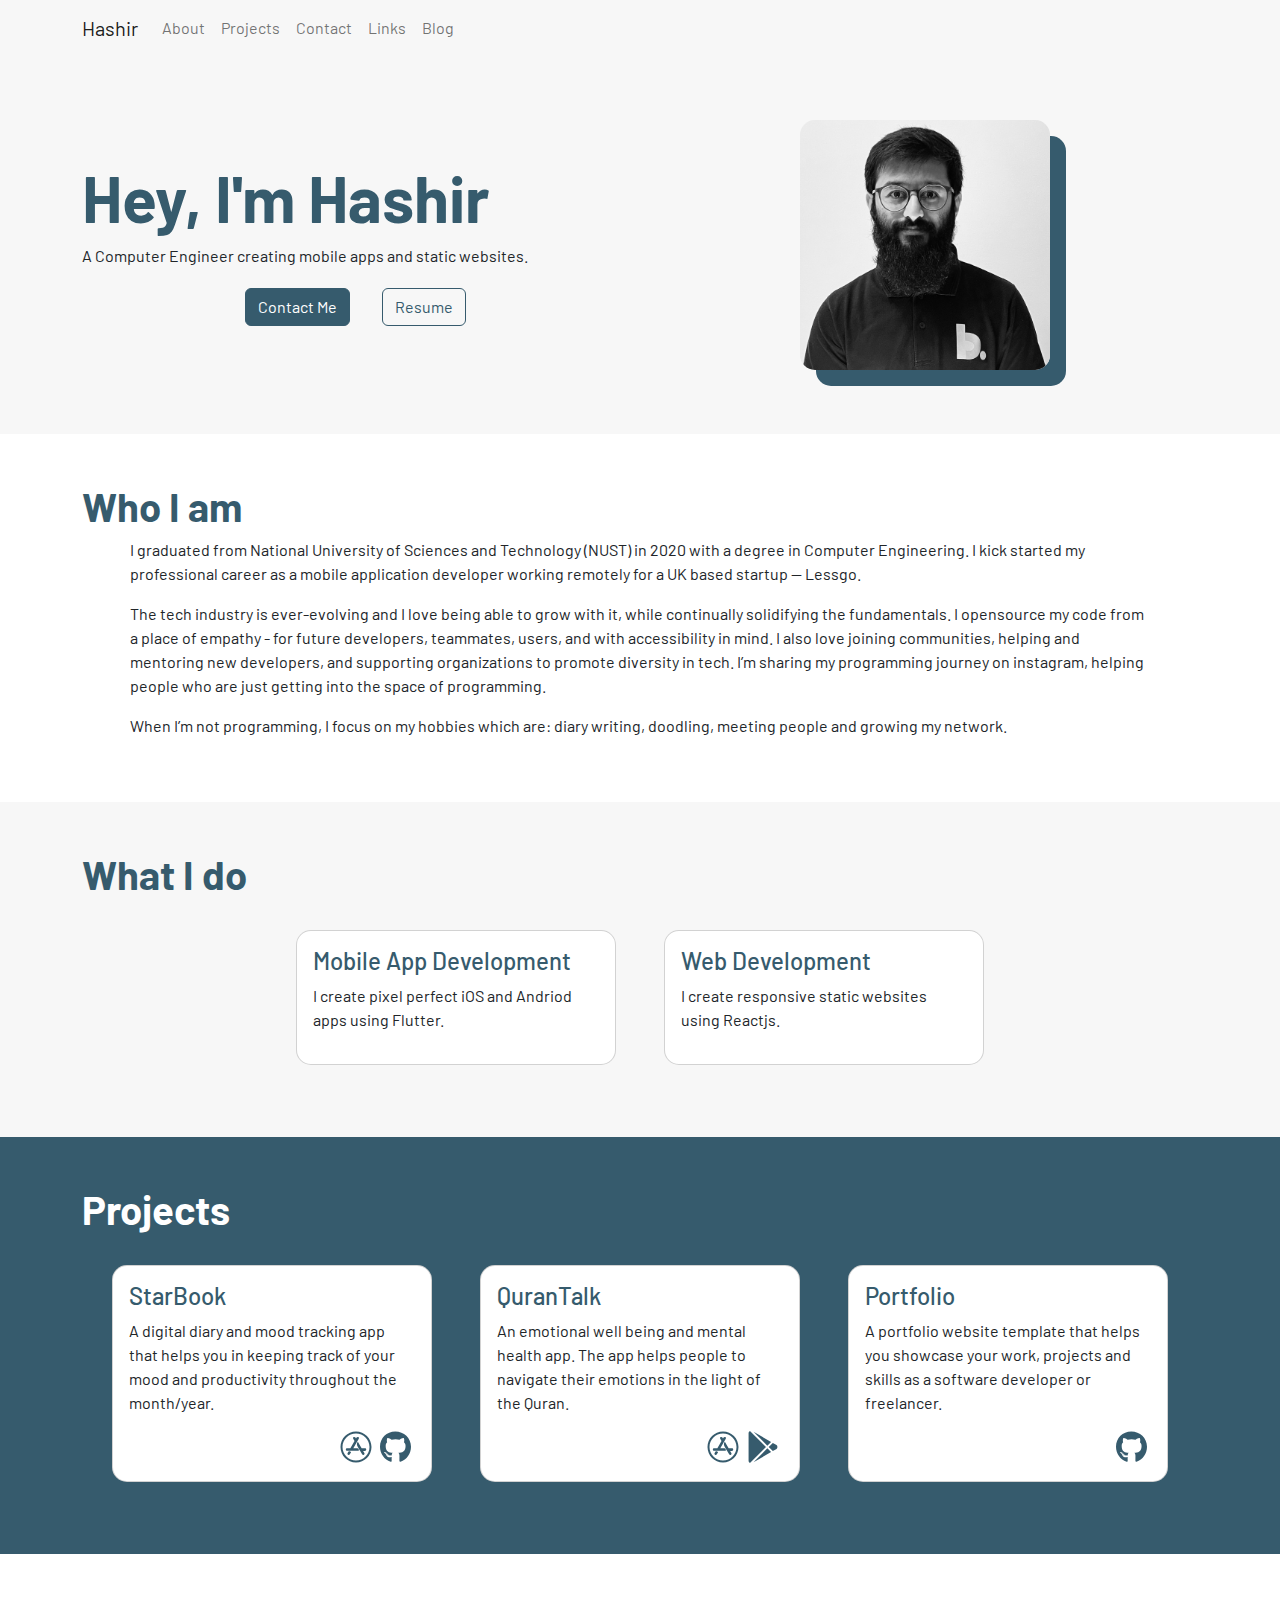
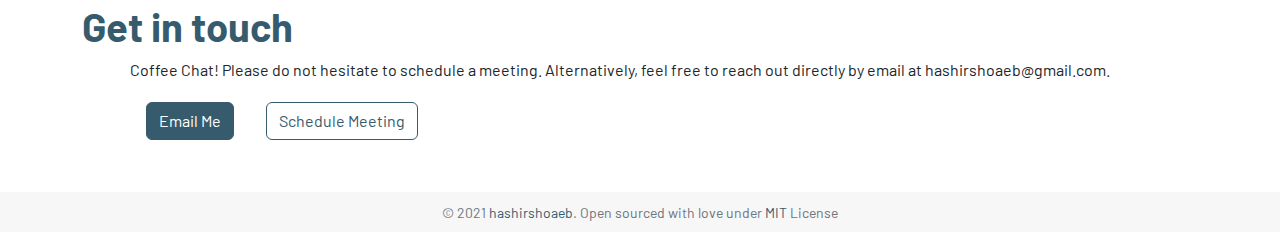
<file: index.html>
<!DOCTYPE html><html><head><meta charSet="utf-8"/><meta name="viewport" content="width=device-width"/><title>Hashir Shoaib | Computer Engineer | Flutter | Reactjs developer</title><meta name="description" content="I create mobile apps and static websites. I graduated from National University of Sciences and Technology (NUST) in 2020 with a degree in Computer Engineering."/><meta property="og:title" content="Hashir Shoaib | Computer Engineer | Flutter | Reactjs developer"/><meta property="og:description" content="I create mobile apps and static websites. I graduated from National University of Sciences and Technology (NUST) in 2020 with a degree in Computer Engineering."/><meta property="og:image" content="/_next/static/media/profile.82b751c8.png"/><meta property="og:type" content="website"/><meta name="next-head-count" content="8"/><link rel="preload" href="/_next/static/css/673ebc16d01c8136.css" as="style"/><link rel="stylesheet" href="/_next/static/css/673ebc16d01c8136.css" data-n-g=""/><noscript data-n-css=""></noscript><script defer="" nomodule="" src="/_next/static/chunks/polyfills-c67a75d1b6f99dc8.js"></script><script src="/_next/static/chunks/webpack-69bfa6990bb9e155.js" defer=""></script><script src="/_next/static/chunks/framework-7dc8a65f4a0cda33.js" defer=""></script><script src="/_next/static/chunks/main-84ef8f6faac559d3.js" defer=""></script><script src="/_next/static/chunks/pages/_app-29bc13de28cf3fe8.js" defer=""></script><script src="/_next/static/chunks/2cca2479-049829e7895d8a4a.js" defer=""></script><script src="/_next/static/chunks/574-2538001f65255a58.js" defer=""></script><script src="/_next/static/chunks/603-ee7dd379760e349b.js" defer=""></script><script src="/_next/static/chunks/pages/index-ac5b16b39cfecbc2.js" defer=""></script><script src="/_next/static/NZCDJ052-hGWlTRxAJvNs/_buildManifest.js" defer=""></script><script src="/_next/static/NZCDJ052-hGWlTRxAJvNs/_ssgManifest.js" defer=""></script></head><body><div id="__next"><nav class="navbar navbar-expand-sm navbar-light bg-secondary"><div class="container"><a class="navbar-brand" href="/"><span class="">Hashir</span></a><button class="custom-toggler navbar-toggler" type="button" data-toggle="collapse" data-target="#navbarsExample09" aria-controls="navbarsExample09" aria-expanded="false" aria-label="Toggle navigation"><span class="navbar-toggler-icon"></span></button><div class="collapse navbar-collapse" id="navbarsExample09"><div class="navbar-nav"><a class="nav-link" href="/#about">About</a><a class="nav-link" href="/#projects">Projects</a><a class="nav-link" href="/#contact">Contact</a><a class="nav-link" href="/links">Links</a><a class="nav-link" href="https://medium.com/@hashirshoaeb">Blog</a></div></div></div></nav><div class="bg-secondary py-5 px-5"><div class="container"><div class=" row align-items-center"><div class="col-sm-6"><h1 class="text-primary fw-bold display-3">Hey, I&#x27;m Hashir</h1><p>A Computer Engineer creating mobile apps and static websites.</p><div class="text-center"><a class="btn btn-primary my-1 mx-3" href="/#contact">Contact Me</a><a target="_blank" rel="noreferrer" class="btn btn-outline-primary my-1 mx-3" href="https://docs.google.com/document/d/13_PWdhThMr6roxb-UFiJj4YAFOj8e_bv3Vx9UHQdyBQ/edit?usp=sharing">Resume</a></div></div><div class="col-sm-6 text-center"><img class="img-fluid my-3 card-image" width="250" height="250" src="/_next/static/media/profile.82b751c8.png" alt="profile of hashirshoaeb"/></div></div></div></div><div id="about" class="bg-white py-5 px-5"><div class="container"><h1 class="text-primary fw-bold">Who I am</h1><div class="px-sm-5"><p>I graduated from National University of Sciences and Technology (NUST) in 2020 with a degree in Computer Engineering. I kick started my professional career as a mobile application developer working remotely for a UK based startup — Lessgo.</p><p>The tech industry is ever-evolving and I love being able to grow with it, while continually solidifying the fundamentals. I opensource my code from a place of empathy - for future developers, teammates, users, and with accessibility in mind. I also love joining communities, helping and mentoring new developers, and supporting organizations to promote diversity in tech. I’m sharing my programming journey on instagram, helping people who are just getting into the space of programming.</p><p>When I’m not programming, I focus on my hobbies which are: diary writing, doodling, meeting people and growing my network.</p></div></div></div><div id="skills" class="bg-secondary py-5 px-5"><div class="container"><h1 class="text-primary fw-bold">What I do</h1><div class="d-flex flex-row flex-wrap justify-content-center"><div class="card py-3 px-3 mx-sm-4 my-4 card-work" style="width:20rem"><h4 class="text-primary">Mobile App Development</h4><p class="text-dark">I create pixel perfect iOS and Andriod apps using Flutter.</p><div class="text-end"></div></div><div class="card py-3 px-3 mx-sm-4 my-4 card-work" style="width:20rem"><h4 class="text-primary">Web Development</h4><p class="text-dark">I create responsive static websites using Reactjs.</p><div class="text-end"></div></div></div></div></div><div id="projects" class="bg-primary py-5 px-5"><div class="container"><h1 class="text-light fw-bold">Projects</h1><div class="d-flex flex-row flex-wrap justify-content-center"><div class="card py-3 px-3 mx-sm-4 my-4 card-work" style="width:20rem"><h4 class="text-primary">StarBook</h4><p class="text-dark">A digital diary and mood tracking app that helps you in keeping track of your mood and productivity throughout the month/year.</p><div class="text-end"><a target="_blank" rel="noreferrer" href="https://apps.apple.com/us/app/starbook-journal-ai-diary/id1552418289"><svg aria-hidden="true" focusable="false" data-prefix="fab" data-icon="app-store" class="svg-inline--fa fa-app-store fa-2x icon-style mx-1" role="img" xmlns="http://www.w3.org/2000/svg" viewBox="0 0 512 512"><path fill="currentColor" d="M255.9 120.9l9.1-15.7c5.6-9.8 18.1-13.1 27.9-7.5 9.8 5.6 13.1 18.1 7.5 27.9l-87.5 151.5h63.3c20.5 0 32 24.1 23.1 40.8H113.8c-11.3 0-20.4-9.1-20.4-20.4 0-11.3 9.1-20.4 20.4-20.4h52l66.6-115.4-20.8-36.1c-5.6-9.8-2.3-22.2 7.5-27.9 9.8-5.6 22.2-2.3 27.9 7.5l8.9 15.7zm-78.7 218l-19.6 34c-5.6 9.8-18.1 13.1-27.9 7.5-9.8-5.6-13.1-18.1-7.5-27.9l14.6-25.2c16.4-5.1 29.8-1.2 40.4 11.6zm168.9-61.7h53.1c11.3 0 20.4 9.1 20.4 20.4 0 11.3-9.1 20.4-20.4 20.4h-29.5l19.9 34.5c5.6 9.8 2.3 22.2-7.5 27.9-9.8 5.6-22.2 2.3-27.9-7.5-33.5-58.1-58.7-101.6-75.4-130.6-17.1-29.5-4.9-59.1 7.2-69.1 13.4 23 33.4 57.7 60.1 104zM256 8C119 8 8 119 8 256s111 248 248 248 248-111 248-248S393 8 256 8zm216 248c0 118.7-96.1 216-216 216-118.7 0-216-96.1-216-216 0-118.7 96.1-216 216-216 118.7 0 216 96.1 216 216z"></path></svg></a><a target="_blank" rel="noreferrer" href="https://github.com/hashirshoaeb/star_book"><svg aria-hidden="true" focusable="false" data-prefix="fab" data-icon="github" class="svg-inline--fa fa-github fa-2x icon-style mx-1" role="img" xmlns="http://www.w3.org/2000/svg" viewBox="0 0 496 512"><path fill="currentColor" d="M165.9 397.4c0 2-2.3 3.6-5.2 3.6-3.3.3-5.6-1.3-5.6-3.6 0-2 2.3-3.6 5.2-3.6 3-.3 5.6 1.3 5.6 3.6zm-31.1-4.5c-.7 2 1.3 4.3 4.3 4.9 2.6 1 5.6 0 6.2-2s-1.3-4.3-4.3-5.2c-2.6-.7-5.5.3-6.2 2.3zm44.2-1.7c-2.9.7-4.9 2.6-4.6 4.9.3 2 2.9 3.3 5.9 2.6 2.9-.7 4.9-2.6 4.6-4.6-.3-1.9-3-3.2-5.9-2.9zM244.8 8C106.1 8 0 113.3 0 252c0 110.9 69.8 205.8 169.5 239.2 12.8 2.3 17.3-5.6 17.3-12.1 0-6.2-.3-40.4-.3-61.4 0 0-70 15-84.7-29.8 0 0-11.4-29.1-27.8-36.6 0 0-22.9-15.7 1.6-15.4 0 0 24.9 2 38.6 25.8 21.9 38.6 58.6 27.5 72.9 20.9 2.3-16 8.8-27.1 16-33.7-55.9-6.2-112.3-14.3-112.3-110.5 0-27.5 7.6-41.3 23.6-58.9-2.6-6.5-11.1-33.3 2.6-67.9 20.9-6.5 69 27 69 27 20-5.6 41.5-8.5 62.8-8.5s42.8 2.9 62.8 8.5c0 0 48.1-33.6 69-27 13.7 34.7 5.2 61.4 2.6 67.9 16 17.7 25.8 31.5 25.8 58.9 0 96.5-58.9 104.2-114.8 110.5 9.2 7.9 17 22.9 17 46.4 0 33.7-.3 75.4-.3 83.6 0 6.5 4.6 14.4 17.3 12.1C428.2 457.8 496 362.9 496 252 496 113.3 383.5 8 244.8 8zM97.2 352.9c-1.3 1-1 3.3.7 5.2 1.6 1.6 3.9 2.3 5.2 1 1.3-1 1-3.3-.7-5.2-1.6-1.6-3.9-2.3-5.2-1zm-10.8-8.1c-.7 1.3.3 2.9 2.3 3.9 1.6 1 3.6.7 4.3-.7.7-1.3-.3-2.9-2.3-3.9-2-.6-3.6-.3-4.3.7zm32.4 35.6c-1.6 1.3-1 4.3 1.3 6.2 2.3 2.3 5.2 2.6 6.5 1 1.3-1.3.7-4.3-1.3-6.2-2.2-2.3-5.2-2.6-6.5-1zm-11.4-14.7c-1.6 1-1.6 3.6 0 5.9 1.6 2.3 4.3 3.3 5.6 2.3 1.6-1.3 1.6-3.9 0-6.2-1.4-2.3-4-3.3-5.6-2z"></path></svg></a></div></div><div class="card py-3 px-3 mx-sm-4 my-4 card-work" style="width:20rem"><h4 class="text-primary">QuranTalk</h4><p class="text-dark">An emotional well being and mental health app. The app helps people to navigate their emotions in the light of the Quran.</p><div class="text-end"><a target="_blank" rel="noreferrer" href="https://apps.apple.com/us/app/qurantalk/id1563425149"><svg aria-hidden="true" focusable="false" data-prefix="fab" data-icon="app-store" class="svg-inline--fa fa-app-store fa-2x icon-style mx-1" role="img" xmlns="http://www.w3.org/2000/svg" viewBox="0 0 512 512"><path fill="currentColor" d="M255.9 120.9l9.1-15.7c5.6-9.8 18.1-13.1 27.9-7.5 9.8 5.6 13.1 18.1 7.5 27.9l-87.5 151.5h63.3c20.5 0 32 24.1 23.1 40.8H113.8c-11.3 0-20.4-9.1-20.4-20.4 0-11.3 9.1-20.4 20.4-20.4h52l66.6-115.4-20.8-36.1c-5.6-9.8-2.3-22.2 7.5-27.9 9.8-5.6 22.2-2.3 27.9 7.5l8.9 15.7zm-78.7 218l-19.6 34c-5.6 9.8-18.1 13.1-27.9 7.5-9.8-5.6-13.1-18.1-7.5-27.9l14.6-25.2c16.4-5.1 29.8-1.2 40.4 11.6zm168.9-61.7h53.1c11.3 0 20.4 9.1 20.4 20.4 0 11.3-9.1 20.4-20.4 20.4h-29.5l19.9 34.5c5.6 9.8 2.3 22.2-7.5 27.9-9.8 5.6-22.2 2.3-27.9-7.5-33.5-58.1-58.7-101.6-75.4-130.6-17.1-29.5-4.9-59.1 7.2-69.1 13.4 23 33.4 57.7 60.1 104zM256 8C119 8 8 119 8 256s111 248 248 248 248-111 248-248S393 8 256 8zm216 248c0 118.7-96.1 216-216 216-118.7 0-216-96.1-216-216 0-118.7 96.1-216 216-216 118.7 0 216 96.1 216 216z"></path></svg></a><a target="_blank" rel="noreferrer" href="https://play.google.com/store/apps/details?id=com.ayahemotion.quran_talk"><svg aria-hidden="true" focusable="false" data-prefix="fab" data-icon="google-play" class="svg-inline--fa fa-google-play fa-2x icon-style mx-1" role="img" xmlns="http://www.w3.org/2000/svg" viewBox="0 0 512 512"><path fill="currentColor" d="M325.3 234.3L104.6 13l280.8 161.2-60.1 60.1zM47 0C34 6.8 25.3 19.2 25.3 35.3v441.3c0 16.1 8.7 28.5 21.7 35.3l256.6-256L47 0zm425.2 225.6l-58.9-34.1-65.7 64.5 65.7 64.5 60.1-34.1c18-14.3 18-46.5-1.2-60.8zM104.6 499l280.8-161.2-60.1-60.1L104.6 499z"></path></svg></a></div></div><div class="card py-3 px-3 mx-sm-4 my-4 card-work" style="width:20rem"><h4 class="text-primary">Portfolio</h4><p class="text-dark">A portfolio website template that helps you showcase your work, projects and skills as a software developer or freelancer.</p><div class="text-end"><a target="_blank" rel="noreferrer" href="https://github.com/hashirshoaeb/portfolio"><svg aria-hidden="true" focusable="false" data-prefix="fab" data-icon="github" class="svg-inline--fa fa-github fa-2x icon-style mx-1" role="img" xmlns="http://www.w3.org/2000/svg" viewBox="0 0 496 512"><path fill="currentColor" d="M165.9 397.4c0 2-2.3 3.6-5.2 3.6-3.3.3-5.6-1.3-5.6-3.6 0-2 2.3-3.6 5.2-3.6 3-.3 5.6 1.3 5.6 3.6zm-31.1-4.5c-.7 2 1.3 4.3 4.3 4.9 2.6 1 5.6 0 6.2-2s-1.3-4.3-4.3-5.2c-2.6-.7-5.5.3-6.2 2.3zm44.2-1.7c-2.9.7-4.9 2.6-4.6 4.9.3 2 2.9 3.3 5.9 2.6 2.9-.7 4.9-2.6 4.6-4.6-.3-1.9-3-3.2-5.9-2.9zM244.8 8C106.1 8 0 113.3 0 252c0 110.9 69.8 205.8 169.5 239.2 12.8 2.3 17.3-5.6 17.3-12.1 0-6.2-.3-40.4-.3-61.4 0 0-70 15-84.7-29.8 0 0-11.4-29.1-27.8-36.6 0 0-22.9-15.7 1.6-15.4 0 0 24.9 2 38.6 25.8 21.9 38.6 58.6 27.5 72.9 20.9 2.3-16 8.8-27.1 16-33.7-55.9-6.2-112.3-14.3-112.3-110.5 0-27.5 7.6-41.3 23.6-58.9-2.6-6.5-11.1-33.3 2.6-67.9 20.9-6.5 69 27 69 27 20-5.6 41.5-8.5 62.8-8.5s42.8 2.9 62.8 8.5c0 0 48.1-33.6 69-27 13.7 34.7 5.2 61.4 2.6 67.9 16 17.7 25.8 31.5 25.8 58.9 0 96.5-58.9 104.2-114.8 110.5 9.2 7.9 17 22.9 17 46.4 0 33.7-.3 75.4-.3 83.6 0 6.5 4.6 14.4 17.3 12.1C428.2 457.8 496 362.9 496 252 496 113.3 383.5 8 244.8 8zM97.2 352.9c-1.3 1-1 3.3.7 5.2 1.6 1.6 3.9 2.3 5.2 1 1.3-1 1-3.3-.7-5.2-1.6-1.6-3.9-2.3-5.2-1zm-10.8-8.1c-.7 1.3.3 2.9 2.3 3.9 1.6 1 3.6.7 4.3-.7.7-1.3-.3-2.9-2.3-3.9-2-.6-3.6-.3-4.3.7zm32.4 35.6c-1.6 1.3-1 4.3 1.3 6.2 2.3 2.3 5.2 2.6 6.5 1 1.3-1.3.7-4.3-1.3-6.2-2.2-2.3-5.2-2.6-6.5-1zm-11.4-14.7c-1.6 1-1.6 3.6 0 5.9 1.6 2.3 4.3 3.3 5.6 2.3 1.6-1.3 1.6-3.9 0-6.2-1.4-2.3-4-3.3-5.6-2z"></path></svg></a></div></div></div></div></div><div id="contact" class="bg-white py-5 px-5"><div class="container"><h1 class="text-primary fw-bold">Get in touch</h1><div class="px-sm-5"><p>Coffee Chat! Please do not hesitate to schedule a meeting. Alternatively, feel free to reach out directly by email at hashirshoaeb@gmail.com.</p><div class=""><a class="btn btn-primary my-1 mx-3" href="mailto:hashirshoaeb@gmail.com">Email Me</a><a class="btn btn-outline-primary my-1 mx-3" href="https://topmate.io/hashirshoaeb">Schedule Meeting</a></div></div></div></div><footer class="bg-secondary text-center py-2 px-5"><div class="container text-muted"><small>© 2021 <!-- --> <a href="https://github.com/hashirshoaeb">hashirshoaeb</a>. Open sourced with love under <!-- --> <a href="https://github.com/hashirshoaeb/portfolio/blob/main/LICENSE">MIT</a> <!-- --> License</small></div></footer></div><script id="__NEXT_DATA__" type="application/json">{"props":{"pageProps":{}},"page":"/","query":{},"buildId":"NZCDJ052-hGWlTRxAJvNs","nextExport":true,"autoExport":true,"isFallback":false,"scriptLoader":[]}</script></body></html>
</file>
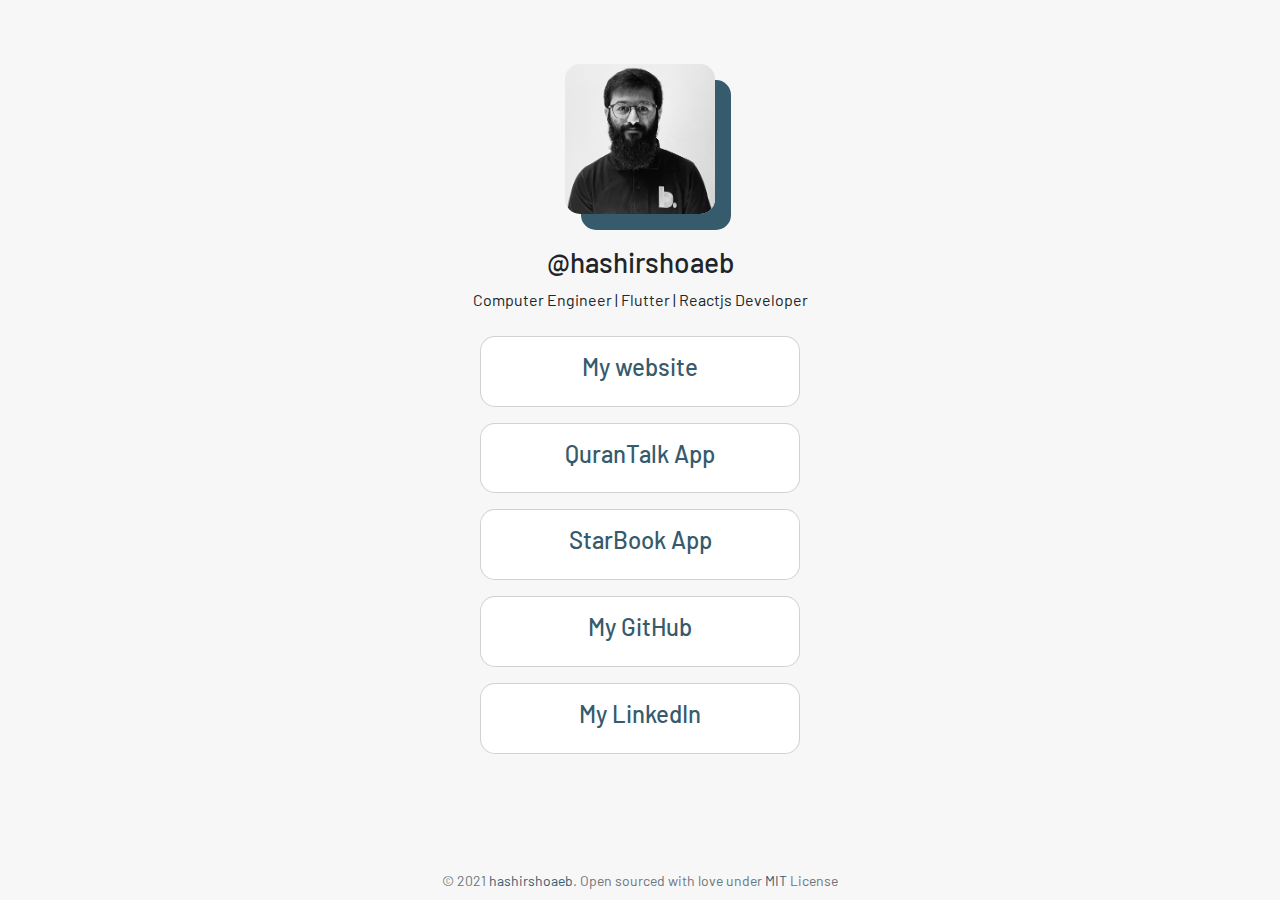
<file: links.html>
<!DOCTYPE html><html><head><meta charSet="utf-8"/><meta name="viewport" content="width=device-width"/><title>Hashir Shoaib | Computer Engineer | Flutter | Reactjs developer</title><meta name="description" content="I create mobile apps and static websites. I graduated from National University of Sciences and Technology (NUST) in 2020 with a degree in Computer Engineering."/><meta property="og:title" content="Hashir Shoaib | Computer Engineer | Flutter | Reactjs developer"/><meta property="og:description" content="I create mobile apps and static websites. I graduated from National University of Sciences and Technology (NUST) in 2020 with a degree in Computer Engineering."/><meta property="og:image" content="/_next/static/media/profile.82b751c8.png"/><meta property="og:type" content="website"/><meta name="next-head-count" content="8"/><link rel="preload" href="/_next/static/css/673ebc16d01c8136.css" as="style"/><link rel="stylesheet" href="/_next/static/css/673ebc16d01c8136.css" data-n-g=""/><noscript data-n-css=""></noscript><script defer="" nomodule="" src="/_next/static/chunks/polyfills-c67a75d1b6f99dc8.js"></script><script src="/_next/static/chunks/webpack-69bfa6990bb9e155.js" defer=""></script><script src="/_next/static/chunks/framework-7dc8a65f4a0cda33.js" defer=""></script><script src="/_next/static/chunks/main-84ef8f6faac559d3.js" defer=""></script><script src="/_next/static/chunks/pages/_app-29bc13de28cf3fe8.js" defer=""></script><script src="/_next/static/chunks/2cca2479-049829e7895d8a4a.js" defer=""></script><script src="/_next/static/chunks/574-2538001f65255a58.js" defer=""></script><script src="/_next/static/chunks/pages/links-a41c0b557e47eb8a.js" defer=""></script><script src="/_next/static/NZCDJ052-hGWlTRxAJvNs/_buildManifest.js" defer=""></script><script src="/_next/static/NZCDJ052-hGWlTRxAJvNs/_ssgManifest.js" defer=""></script></head><body><div id="__next"><div class="d-flex flex-column justify-content-between bg-secondary min-vh-100"><div class="py-5 px-5 container text-center"><img class="img-fluid my-3 card-image" width="150" height="150" src="/_next/static/media/profile.82b751c8.png" alt="profile of hashirshoaeb"/><h3 class="mt-3">@hashirshoaeb</h3><p>Computer Engineer | Flutter | Reactjs Developer</p><div class="row justify-content-center"><div class="card card-work mx-sm-4 my-2" style="width:20rem"><a target="_blank" rel="noreferrer" href="https://hashirshoaeb.com/"><h4 class="text-primary py-3 px-3">My website</h4></a></div></div><div class="row justify-content-center"><div class="card card-work mx-sm-4 my-2" style="width:20rem"><a target="_blank" rel="noreferrer" href="https://www.qurantalk.app/"><h4 class="text-primary py-3 px-3">QuranTalk App</h4></a></div></div><div class="row justify-content-center"><div class="card card-work mx-sm-4 my-2" style="width:20rem"><a target="_blank" rel="noreferrer" href="https://starbook.dev/"><h4 class="text-primary py-3 px-3">StarBook App</h4></a></div></div><div class="row justify-content-center"><div class="card card-work mx-sm-4 my-2" style="width:20rem"><a target="_blank" rel="noreferrer" href="https://github.com/hashirshoaeb/"><h4 class="text-primary py-3 px-3">My GitHub</h4></a></div></div><div class="row justify-content-center"><div class="card card-work mx-sm-4 my-2" style="width:20rem"><a target="_blank" rel="noreferrer" href="https://www.linkedin.com/in/hashirshoaeb/"><h4 class="text-primary py-3 px-3">My LinkedIn</h4></a></div></div></div><footer class="bg-secondary text-center py-2 px-5"><div class="container text-muted"><small>© 2021 <!-- --> <a href="https://github.com/hashirshoaeb">hashirshoaeb</a>. Open sourced with love under <!-- --> <a href="https://github.com/hashirshoaeb/portfolio/blob/main/LICENSE">MIT</a> <!-- --> License</small></div></footer></div></div><script id="__NEXT_DATA__" type="application/json">{"props":{"pageProps":{}},"page":"/links","query":{},"buildId":"NZCDJ052-hGWlTRxAJvNs","nextExport":true,"autoExport":true,"isFallback":false,"scriptLoader":[]}</script></body></html>
</file>
<file: _next/static/css/673ebc16d01c8136.css>
@import"https://fonts.googleapis.com/css2?family=Barlow:wght@400;700&display=swap";:root{--bs-blue:#0d6efd;--bs-indigo:#6610f2;--bs-purple:#6f42c1;--bs-pink:#d63384;--bs-red:#dc3545;--bs-orange:#fd7e14;--bs-yellow:#ffc107;--bs-green:#198754;--bs-teal:#20c997;--bs-cyan:#0dcaf0;--bs-black:#000;--bs-white:#fff;--bs-gray:#6c757d;--bs-gray-dark:#343a40;--bs-gray-100:#f8f9fa;--bs-gray-200:#e9ecef;--bs-gray-300:#dee2e6;--bs-gray-400:#ced4da;--bs-gray-500:#adb5bd;--bs-gray-600:#6c757d;--bs-gray-700:#495057;--bs-gray-800:#343a40;--bs-gray-900:#212529;--bs-primary:#365b6d;--bs-secondary:#f7f7f7;--bs-success:#198754;--bs-info:#0dcaf0;--bs-warning:#ffc107;--bs-danger:#dc3545;--bs-light:#fff;--bs-dark:#212529;--bs-primary-rgb:54,91,109;--bs-secondary-rgb:247,247,247;--bs-success-rgb:25,135,84;--bs-info-rgb:13,202,240;--bs-warning-rgb:255,193,7;--bs-danger-rgb:220,53,69;--bs-light-rgb:255,255,255;--bs-dark-rgb:33,37,41;--bs-white-rgb:255,255,255;--bs-black-rgb:0,0,0;--bs-body-color-rgb:33,37,41;--bs-body-bg-rgb:255,255,255;--bs-font-sans-serif:-apple-system,"Barlow",sans-serif,"Apple Color Emoji","Segoe UI Emoji","Segoe UI Symbol","Noto Color Emoji";--bs-font-monospace:SFMono-Regular,Menlo,Monaco,Consolas,"Liberation Mono","Courier New",monospace;--bs-gradient:linear-gradient(180deg,hsla(0,0%,100%,.15),hsla(0,0%,100%,0));--bs-body-font-family:var(--bs-font-sans-serif);--bs-body-font-size:1rem;--bs-body-font-weight:400;--bs-body-line-height:1.5;--bs-body-color:#212529;--bs-body-bg:#fff;--bs-border-width:1px;--bs-border-style:solid;--bs-border-color:#dee2e6;--bs-border-color-translucent:rgba(0,0,0,.175);--bs-border-radius:0.375rem;--bs-border-radius-sm:0.25rem;--bs-border-radius-lg:0.5rem;--bs-border-radius-xl:1rem;--bs-border-radius-2xl:2rem;--bs-border-radius-pill:50rem;--bs-link-color:#365b6d;--bs-link-hover-color:#2b4957;--bs-code-color:#d63384;--bs-highlight-bg:#fff3cd}*,:after,:before{box-sizing:border-box}@media(prefers-reduced-motion:no-preference){:root{scroll-behavior:smooth}}body{font-family:var(--bs-body-font-family);font-size:var(--bs-body-font-size);font-weight:var(--bs-body-font-weight);line-height:var(--bs-body-line-height);color:var(--bs-body-color);text-align:var(--bs-body-text-align);background-color:var(--bs-body-bg);-webkit-text-size-adjust:100%;-webkit-tap-highlight-color:rgba(0,0,0,0)}hr{margin:1rem 0;color:inherit;border:0;border-top:1px solid;opacity:.25}.h1,.h2,.h3,.h4,.h5,.h6,h1,h2,h3,h4,h5,h6{margin-top:0;margin-bottom:.5rem;font-weight:500;line-height:1.2}.h1,h1{font-size:calc(1.375rem + 1.5vw)}@media(min-width:1200px){.h1,h1{font-size:2.5rem}}.h2,h2{font-size:calc(1.325rem + .9vw)}@media(min-width:1200px){.h2,h2{font-size:2rem}}.h3,h3{font-size:calc(1.3rem + .6vw)}@media(min-width:1200px){.h3,h3{font-size:1.75rem}}.h4,h4{font-size:calc(1.275rem + .3vw)}@media(min-width:1200px){.h4,h4{font-size:1.5rem}}.h5,h5{font-size:1.25rem}.h6,h6{font-size:1rem}p{margin-top:0;margin-bottom:1rem}abbr[title]{-webkit-text-decoration:underline dotted;text-decoration:underline dotted;cursor:help;-webkit-text-decoration-skip-ink:none;text-decoration-skip-ink:none}address{margin-bottom:1rem;font-style:normal;line-height:inherit}ol,ul{padding-left:2rem}dl,ol,ul{margin-top:0;margin-bottom:1rem}ol ol,ol ul,ul ol,ul ul{margin-bottom:0}dt{font-weight:700}dd{margin-bottom:.5rem;margin-left:0}blockquote{margin:0 0 1rem}b,strong{font-weight:bolder}.small,small{font-size:.875em}.mark,mark{padding:.1875em;background-color:var(--bs-highlight-bg)}sub,sup{position:relative;font-size:.75em;line-height:0;vertical-align:baseline}sub{bottom:-.25em}sup{top:-.5em}a{color:var(--bs-link-color);text-decoration:underline}a:hover{color:var(--bs-link-hover-color)}a:not([href]):not([class]),a:not([href]):not([class]):hover{color:inherit;text-decoration:none}code,kbd,pre,samp{font-family:var(--bs-font-monospace);font-size:1em}pre{display:block;margin-top:0;margin-bottom:1rem;overflow:auto;font-size:.875em}pre code{font-size:inherit;color:inherit;word-break:normal}code{font-size:.875em;color:var(--bs-code-color);word-wrap:break-word}a>code{color:inherit}kbd{padding:.1875rem .375rem;font-size:.875em;color:var(--bs-body-bg);background-color:var(--bs-body-color);border-radius:.25rem}kbd kbd{padding:0;font-size:1em}figure{margin:0 0 1rem}img,svg{vertical-align:middle}table{caption-side:bottom;border-collapse:collapse}caption{padding-top:.5rem;padding-bottom:.5rem;color:#6c757d;text-align:left}th{text-align:inherit;text-align:-webkit-match-parent}tbody,td,tfoot,th,thead,tr{border:0 solid;border-color:inherit}label{display:inline-block}button{border-radius:0}button:focus:not(:focus-visible){outline:0}button,input,optgroup,select,textarea{margin:0;font-family:inherit;font-size:inherit;line-height:inherit}button,select{text-transform:none}[role=button]{cursor:pointer}select{word-wrap:normal}select:disabled{opacity:1}[list]:not([type=date]):not([type=datetime-local]):not([type=month]):not([type=week]):not([type=time])::-webkit-calendar-picker-indicator{display:none!important}[type=button],[type=reset],[type=submit],button{-webkit-appearance:button}[type=button]:not(:disabled),[type=reset]:not(:disabled),[type=submit]:not(:disabled),button:not(:disabled){cursor:pointer}::-moz-focus-inner{padding:0;border-style:none}textarea{resize:vertical}fieldset{min-width:0;padding:0;margin:0;border:0}legend{float:left;width:100%;padding:0;margin-bottom:.5rem;font-size:calc(1.275rem + .3vw);line-height:inherit}@media(min-width:1200px){legend{font-size:1.5rem}}legend+*{clear:left}::-webkit-datetime-edit-day-field,::-webkit-datetime-edit-fields-wrapper,::-webkit-datetime-edit-hour-field,::-webkit-datetime-edit-minute,::-webkit-datetime-edit-month-field,::-webkit-datetime-edit-text,::-webkit-datetime-edit-year-field{padding:0}::-webkit-inner-spin-button{height:auto}[type=search]{outline-offset:-2px;-webkit-appearance:textfield}::-webkit-search-decoration{-webkit-appearance:none}::-webkit-color-swatch-wrapper{padding:0}::-webkit-file-upload-button{font:inherit;-webkit-appearance:button}::file-selector-button{font:inherit;-webkit-appearance:button}output{display:inline-block}iframe{border:0}summary{display:list-item;cursor:pointer}progress{vertical-align:baseline}[hidden]{display:none!important}.lead{font-size:1.25rem;font-weight:300}.display-1{font-size:calc(1.625rem + 4.5vw);font-weight:300;line-height:1.2}@media(min-width:1200px){.display-1{font-size:5rem}}.display-2{font-size:calc(1.575rem + 3.9vw);font-weight:300;line-height:1.2}@media(min-width:1200px){.display-2{font-size:4.5rem}}.display-3{font-size:calc(1.525rem + 3.3vw);font-weight:300;line-height:1.2}@media(min-width:1200px){.display-3{font-size:4rem}}.display-4{font-size:calc(1.475rem + 2.7vw);font-weight:300;line-height:1.2}@media(min-width:1200px){.display-4{font-size:3.5rem}}.display-5{font-size:calc(1.425rem + 2.1vw);font-weight:300;line-height:1.2}@media(min-width:1200px){.display-5{font-size:3rem}}.display-6{font-size:calc(1.375rem + 1.5vw);font-weight:300;line-height:1.2}@media(min-width:1200px){.display-6{font-size:2.5rem}}.list-inline,.list-unstyled{padding-left:0;list-style:none}.list-inline-item{display:inline-block}.list-inline-item:not(:last-child){margin-right:.5rem}.initialism{font-size:.875em;text-transform:uppercase}.blockquote{margin-bottom:1rem;font-size:1.25rem}.blockquote>:last-child{margin-bottom:0}.blockquote-footer{margin-top:-1rem;margin-bottom:1rem;font-size:.875em;color:#6c757d}.blockquote-footer:before{content:"— "}.img-fluid,.img-thumbnail{max-width:100%;height:auto}.img-thumbnail{padding:.25rem;background-color:#fff;border:1px solid var(--bs-border-color);border-radius:.375rem}.figure{display:inline-block}.figure-img{margin-bottom:.5rem;line-height:1}.figure-caption{font-size:.875em;color:#6c757d}.container,.container-fluid,.container-lg,.container-md,.container-sm,.container-xl,.container-xxl{--bs-gutter-x:1.5rem;--bs-gutter-y:0;width:100%;padding-right:calc(var(--bs-gutter-x)*.5);padding-left:calc(var(--bs-gutter-x)*.5);margin-right:auto;margin-left:auto}@media(min-width:576px){.container,.container-sm{max-width:540px}}@media(min-width:768px){.container,.container-md,.container-sm{max-width:720px}}@media(min-width:992px){.container,.container-lg,.container-md,.container-sm{max-width:960px}}@media(min-width:1200px){.container,.container-lg,.container-md,.container-sm,.container-xl{max-width:1140px}}@media(min-width:1400px){.container,.container-lg,.container-md,.container-sm,.container-xl,.container-xxl{max-width:1320px}}.row{--bs-gutter-x:1.5rem;--bs-gutter-y:0;display:flex;flex-wrap:wrap;margin-top:calc(-1*var(--bs-gutter-y));margin-right:calc(-.5*var(--bs-gutter-x));margin-left:calc(-.5*var(--bs-gutter-x))}.row>*{flex-shrink:0;width:100%;max-width:100%;padding-right:calc(var(--bs-gutter-x)*.5);padding-left:calc(var(--bs-gutter-x)*.5);margin-top:var(--bs-gutter-y)}.col{flex:1 0}.row-cols-auto>*{flex:0 0 auto;width:auto}.row-cols-1>*{flex:0 0 auto;width:100%}.row-cols-2>*{flex:0 0 auto;width:50%}.row-cols-3>*{flex:0 0 auto;width:33.3333333333%}.row-cols-4>*{flex:0 0 auto;width:25%}.row-cols-5>*{flex:0 0 auto;width:20%}.row-cols-6>*{flex:0 0 auto;width:16.6666666667%}.col-auto{flex:0 0 auto;width:auto}.col-1{flex:0 0 auto;width:8.33333333%}.col-2{flex:0 0 auto;width:16.66666667%}.col-3{flex:0 0 auto;width:25%}.col-4{flex:0 0 auto;width:33.33333333%}.col-5{flex:0 0 auto;width:41.66666667%}.col-6{flex:0 0 auto;width:50%}.col-7{flex:0 0 auto;width:58.33333333%}.col-8{flex:0 0 auto;width:66.66666667%}.col-9{flex:0 0 auto;width:75%}.col-10{flex:0 0 auto;width:83.33333333%}.col-11{flex:0 0 auto;width:91.66666667%}.col-12{flex:0 0 auto;width:100%}.offset-1{margin-left:8.33333333%}.offset-2{margin-left:16.66666667%}.offset-3{margin-left:25%}.offset-4{margin-left:33.33333333%}.offset-5{margin-left:41.66666667%}.offset-6{margin-left:50%}.offset-7{margin-left:58.33333333%}.offset-8{margin-left:66.66666667%}.offset-9{margin-left:75%}.offset-10{margin-left:83.33333333%}.offset-11{margin-left:91.66666667%}.g-0,.gx-0{--bs-gutter-x:0}.g-0,.gy-0{--bs-gutter-y:0}.g-1,.gx-1{--bs-gutter-x:0.25rem}.g-1,.gy-1{--bs-gutter-y:0.25rem}.g-2,.gx-2{--bs-gutter-x:0.5rem}.g-2,.gy-2{--bs-gutter-y:0.5rem}.g-3,.gx-3{--bs-gutter-x:1rem}.g-3,.gy-3{--bs-gutter-y:1rem}.g-4,.gx-4{--bs-gutter-x:1.5rem}.g-4,.gy-4{--bs-gutter-y:1.5rem}.g-5,.gx-5{--bs-gutter-x:3rem}.g-5,.gy-5{--bs-gutter-y:3rem}@media(min-width:576px){.col-sm{flex:1 0}.row-cols-sm-auto>*{flex:0 0 auto;width:auto}.row-cols-sm-1>*{flex:0 0 auto;width:100%}.row-cols-sm-2>*{flex:0 0 auto;width:50%}.row-cols-sm-3>*{flex:0 0 auto;width:33.3333333333%}.row-cols-sm-4>*{flex:0 0 auto;width:25%}.row-cols-sm-5>*{flex:0 0 auto;width:20%}.row-cols-sm-6>*{flex:0 0 auto;width:16.6666666667%}.col-sm-auto{flex:0 0 auto;width:auto}.col-sm-1{flex:0 0 auto;width:8.33333333%}.col-sm-2{flex:0 0 auto;width:16.66666667%}.col-sm-3{flex:0 0 auto;width:25%}.col-sm-4{flex:0 0 auto;width:33.33333333%}.col-sm-5{flex:0 0 auto;width:41.66666667%}.col-sm-6{flex:0 0 auto;width:50%}.col-sm-7{flex:0 0 auto;width:58.33333333%}.col-sm-8{flex:0 0 auto;width:66.66666667%}.col-sm-9{flex:0 0 auto;width:75%}.col-sm-10{flex:0 0 auto;width:83.33333333%}.col-sm-11{flex:0 0 auto;width:91.66666667%}.col-sm-12{flex:0 0 auto;width:100%}.offset-sm-0{margin-left:0}.offset-sm-1{margin-left:8.33333333%}.offset-sm-2{margin-left:16.66666667%}.offset-sm-3{margin-left:25%}.offset-sm-4{margin-left:33.33333333%}.offset-sm-5{margin-left:41.66666667%}.offset-sm-6{margin-left:50%}.offset-sm-7{margin-left:58.33333333%}.offset-sm-8{margin-left:66.66666667%}.offset-sm-9{margin-left:75%}.offset-sm-10{margin-left:83.33333333%}.offset-sm-11{margin-left:91.66666667%}.g-sm-0,.gx-sm-0{--bs-gutter-x:0}.g-sm-0,.gy-sm-0{--bs-gutter-y:0}.g-sm-1,.gx-sm-1{--bs-gutter-x:0.25rem}.g-sm-1,.gy-sm-1{--bs-gutter-y:0.25rem}.g-sm-2,.gx-sm-2{--bs-gutter-x:0.5rem}.g-sm-2,.gy-sm-2{--bs-gutter-y:0.5rem}.g-sm-3,.gx-sm-3{--bs-gutter-x:1rem}.g-sm-3,.gy-sm-3{--bs-gutter-y:1rem}.g-sm-4,.gx-sm-4{--bs-gutter-x:1.5rem}.g-sm-4,.gy-sm-4{--bs-gutter-y:1.5rem}.g-sm-5,.gx-sm-5{--bs-gutter-x:3rem}.g-sm-5,.gy-sm-5{--bs-gutter-y:3rem}}@media(min-width:768px){.col-md{flex:1 0}.row-cols-md-auto>*{flex:0 0 auto;width:auto}.row-cols-md-1>*{flex:0 0 auto;width:100%}.row-cols-md-2>*{flex:0 0 auto;width:50%}.row-cols-md-3>*{flex:0 0 auto;width:33.3333333333%}.row-cols-md-4>*{flex:0 0 auto;width:25%}.row-cols-md-5>*{flex:0 0 auto;width:20%}.row-cols-md-6>*{flex:0 0 auto;width:16.6666666667%}.col-md-auto{flex:0 0 auto;width:auto}.col-md-1{flex:0 0 auto;width:8.33333333%}.col-md-2{flex:0 0 auto;width:16.66666667%}.col-md-3{flex:0 0 auto;width:25%}.col-md-4{flex:0 0 auto;width:33.33333333%}.col-md-5{flex:0 0 auto;width:41.66666667%}.col-md-6{flex:0 0 auto;width:50%}.col-md-7{flex:0 0 auto;width:58.33333333%}.col-md-8{flex:0 0 auto;width:66.66666667%}.col-md-9{flex:0 0 auto;width:75%}.col-md-10{flex:0 0 auto;width:83.33333333%}.col-md-11{flex:0 0 auto;width:91.66666667%}.col-md-12{flex:0 0 auto;width:100%}.offset-md-0{margin-left:0}.offset-md-1{margin-left:8.33333333%}.offset-md-2{margin-left:16.66666667%}.offset-md-3{margin-left:25%}.offset-md-4{margin-left:33.33333333%}.offset-md-5{margin-left:41.66666667%}.offset-md-6{margin-left:50%}.offset-md-7{margin-left:58.33333333%}.offset-md-8{margin-left:66.66666667%}.offset-md-9{margin-left:75%}.offset-md-10{margin-left:83.33333333%}.offset-md-11{margin-left:91.66666667%}.g-md-0,.gx-md-0{--bs-gutter-x:0}.g-md-0,.gy-md-0{--bs-gutter-y:0}.g-md-1,.gx-md-1{--bs-gutter-x:0.25rem}.g-md-1,.gy-md-1{--bs-gutter-y:0.25rem}.g-md-2,.gx-md-2{--bs-gutter-x:0.5rem}.g-md-2,.gy-md-2{--bs-gutter-y:0.5rem}.g-md-3,.gx-md-3{--bs-gutter-x:1rem}.g-md-3,.gy-md-3{--bs-gutter-y:1rem}.g-md-4,.gx-md-4{--bs-gutter-x:1.5rem}.g-md-4,.gy-md-4{--bs-gutter-y:1.5rem}.g-md-5,.gx-md-5{--bs-gutter-x:3rem}.g-md-5,.gy-md-5{--bs-gutter-y:3rem}}@media(min-width:992px){.col-lg{flex:1 0}.row-cols-lg-auto>*{flex:0 0 auto;width:auto}.row-cols-lg-1>*{flex:0 0 auto;width:100%}.row-cols-lg-2>*{flex:0 0 auto;width:50%}.row-cols-lg-3>*{flex:0 0 auto;width:33.3333333333%}.row-cols-lg-4>*{flex:0 0 auto;width:25%}.row-cols-lg-5>*{flex:0 0 auto;width:20%}.row-cols-lg-6>*{flex:0 0 auto;width:16.6666666667%}.col-lg-auto{flex:0 0 auto;width:auto}.col-lg-1{flex:0 0 auto;width:8.33333333%}.col-lg-2{flex:0 0 auto;width:16.66666667%}.col-lg-3{flex:0 0 auto;width:25%}.col-lg-4{flex:0 0 auto;width:33.33333333%}.col-lg-5{flex:0 0 auto;width:41.66666667%}.col-lg-6{flex:0 0 auto;width:50%}.col-lg-7{flex:0 0 auto;width:58.33333333%}.col-lg-8{flex:0 0 auto;width:66.66666667%}.col-lg-9{flex:0 0 auto;width:75%}.col-lg-10{flex:0 0 auto;width:83.33333333%}.col-lg-11{flex:0 0 auto;width:91.66666667%}.col-lg-12{flex:0 0 auto;width:100%}.offset-lg-0{margin-left:0}.offset-lg-1{margin-left:8.33333333%}.offset-lg-2{margin-left:16.66666667%}.offset-lg-3{margin-left:25%}.offset-lg-4{margin-left:33.33333333%}.offset-lg-5{margin-left:41.66666667%}.offset-lg-6{margin-left:50%}.offset-lg-7{margin-left:58.33333333%}.offset-lg-8{margin-left:66.66666667%}.offset-lg-9{margin-left:75%}.offset-lg-10{margin-left:83.33333333%}.offset-lg-11{margin-left:91.66666667%}.g-lg-0,.gx-lg-0{--bs-gutter-x:0}.g-lg-0,.gy-lg-0{--bs-gutter-y:0}.g-lg-1,.gx-lg-1{--bs-gutter-x:0.25rem}.g-lg-1,.gy-lg-1{--bs-gutter-y:0.25rem}.g-lg-2,.gx-lg-2{--bs-gutter-x:0.5rem}.g-lg-2,.gy-lg-2{--bs-gutter-y:0.5rem}.g-lg-3,.gx-lg-3{--bs-gutter-x:1rem}.g-lg-3,.gy-lg-3{--bs-gutter-y:1rem}.g-lg-4,.gx-lg-4{--bs-gutter-x:1.5rem}.g-lg-4,.gy-lg-4{--bs-gutter-y:1.5rem}.g-lg-5,.gx-lg-5{--bs-gutter-x:3rem}.g-lg-5,.gy-lg-5{--bs-gutter-y:3rem}}@media(min-width:1200px){.col-xl{flex:1 0}.row-cols-xl-auto>*{flex:0 0 auto;width:auto}.row-cols-xl-1>*{flex:0 0 auto;width:100%}.row-cols-xl-2>*{flex:0 0 auto;width:50%}.row-cols-xl-3>*{flex:0 0 auto;width:33.3333333333%}.row-cols-xl-4>*{flex:0 0 auto;width:25%}.row-cols-xl-5>*{flex:0 0 auto;width:20%}.row-cols-xl-6>*{flex:0 0 auto;width:16.6666666667%}.col-xl-auto{flex:0 0 auto;width:auto}.col-xl-1{flex:0 0 auto;width:8.33333333%}.col-xl-2{flex:0 0 auto;width:16.66666667%}.col-xl-3{flex:0 0 auto;width:25%}.col-xl-4{flex:0 0 auto;width:33.33333333%}.col-xl-5{flex:0 0 auto;width:41.66666667%}.col-xl-6{flex:0 0 auto;width:50%}.col-xl-7{flex:0 0 auto;width:58.33333333%}.col-xl-8{flex:0 0 auto;width:66.66666667%}.col-xl-9{flex:0 0 auto;width:75%}.col-xl-10{flex:0 0 auto;width:83.33333333%}.col-xl-11{flex:0 0 auto;width:91.66666667%}.col-xl-12{flex:0 0 auto;width:100%}.offset-xl-0{margin-left:0}.offset-xl-1{margin-left:8.33333333%}.offset-xl-2{margin-left:16.66666667%}.offset-xl-3{margin-left:25%}.offset-xl-4{margin-left:33.33333333%}.offset-xl-5{margin-left:41.66666667%}.offset-xl-6{margin-left:50%}.offset-xl-7{margin-left:58.33333333%}.offset-xl-8{margin-left:66.66666667%}.offset-xl-9{margin-left:75%}.offset-xl-10{margin-left:83.33333333%}.offset-xl-11{margin-left:91.66666667%}.g-xl-0,.gx-xl-0{--bs-gutter-x:0}.g-xl-0,.gy-xl-0{--bs-gutter-y:0}.g-xl-1,.gx-xl-1{--bs-gutter-x:0.25rem}.g-xl-1,.gy-xl-1{--bs-gutter-y:0.25rem}.g-xl-2,.gx-xl-2{--bs-gutter-x:0.5rem}.g-xl-2,.gy-xl-2{--bs-gutter-y:0.5rem}.g-xl-3,.gx-xl-3{--bs-gutter-x:1rem}.g-xl-3,.gy-xl-3{--bs-gutter-y:1rem}.g-xl-4,.gx-xl-4{--bs-gutter-x:1.5rem}.g-xl-4,.gy-xl-4{--bs-gutter-y:1.5rem}.g-xl-5,.gx-xl-5{--bs-gutter-x:3rem}.g-xl-5,.gy-xl-5{--bs-gutter-y:3rem}}@media(min-width:1400px){.col-xxl{flex:1 0}.row-cols-xxl-auto>*{flex:0 0 auto;width:auto}.row-cols-xxl-1>*{flex:0 0 auto;width:100%}.row-cols-xxl-2>*{flex:0 0 auto;width:50%}.row-cols-xxl-3>*{flex:0 0 auto;width:33.3333333333%}.row-cols-xxl-4>*{flex:0 0 auto;width:25%}.row-cols-xxl-5>*{flex:0 0 auto;width:20%}.row-cols-xxl-6>*{flex:0 0 auto;width:16.6666666667%}.col-xxl-auto{flex:0 0 auto;width:auto}.col-xxl-1{flex:0 0 auto;width:8.33333333%}.col-xxl-2{flex:0 0 auto;width:16.66666667%}.col-xxl-3{flex:0 0 auto;width:25%}.col-xxl-4{flex:0 0 auto;width:33.33333333%}.col-xxl-5{flex:0 0 auto;width:41.66666667%}.col-xxl-6{flex:0 0 auto;width:50%}.col-xxl-7{flex:0 0 auto;width:58.33333333%}.col-xxl-8{flex:0 0 auto;width:66.66666667%}.col-xxl-9{flex:0 0 auto;width:75%}.col-xxl-10{flex:0 0 auto;width:83.33333333%}.col-xxl-11{flex:0 0 auto;width:91.66666667%}.col-xxl-12{flex:0 0 auto;width:100%}.offset-xxl-0{margin-left:0}.offset-xxl-1{margin-left:8.33333333%}.offset-xxl-2{margin-left:16.66666667%}.offset-xxl-3{margin-left:25%}.offset-xxl-4{margin-left:33.33333333%}.offset-xxl-5{margin-left:41.66666667%}.offset-xxl-6{margin-left:50%}.offset-xxl-7{margin-left:58.33333333%}.offset-xxl-8{margin-left:66.66666667%}.offset-xxl-9{margin-left:75%}.offset-xxl-10{margin-left:83.33333333%}.offset-xxl-11{margin-left:91.66666667%}.g-xxl-0,.gx-xxl-0{--bs-gutter-x:0}.g-xxl-0,.gy-xxl-0{--bs-gutter-y:0}.g-xxl-1,.gx-xxl-1{--bs-gutter-x:0.25rem}.g-xxl-1,.gy-xxl-1{--bs-gutter-y:0.25rem}.g-xxl-2,.gx-xxl-2{--bs-gutter-x:0.5rem}.g-xxl-2,.gy-xxl-2{--bs-gutter-y:0.5rem}.g-xxl-3,.gx-xxl-3{--bs-gutter-x:1rem}.g-xxl-3,.gy-xxl-3{--bs-gutter-y:1rem}.g-xxl-4,.gx-xxl-4{--bs-gutter-x:1.5rem}.g-xxl-4,.gy-xxl-4{--bs-gutter-y:1.5rem}.g-xxl-5,.gx-xxl-5{--bs-gutter-x:3rem}.g-xxl-5,.gy-xxl-5{--bs-gutter-y:3rem}}.table{--bs-table-color:var(--bs-body-color);--bs-table-bg:transparent;--bs-table-border-color:var(--bs-border-color);--bs-table-accent-bg:transparent;--bs-table-striped-color:var(--bs-body-color);--bs-table-striped-bg:rgba(0,0,0,.05);--bs-table-active-color:var(--bs-body-color);--bs-table-active-bg:rgba(0,0,0,.1);--bs-table-hover-color:var(--bs-body-color);--bs-table-hover-bg:rgba(0,0,0,.075);width:100%;margin-bottom:1rem;color:var(--bs-table-color);vertical-align:top;border-color:var(--bs-table-border-color)}.table>:not(caption)>*>*{padding:.5rem;background-color:var(--bs-table-bg);border-bottom-width:1px;box-shadow:inset 0 0 0 9999px var(--bs-table-accent-bg)}.table>tbody{vertical-align:inherit}.table>thead{vertical-align:bottom}.table-group-divider{border-top:2px solid}.caption-top{caption-side:top}.table-sm>:not(caption)>*>*{padding:.25rem}.table-bordered>:not(caption)>*{border-width:1px 0}.table-bordered>:not(caption)>*>*{border-width:0 1px}.table-borderless>:not(caption)>*>*{border-bottom-width:0}.table-borderless>:not(:first-child){border-top-width:0}.table-striped-columns>:not(caption)>tr>:nth-child(2n),.table-striped>tbody>tr:nth-of-type(odd)>*{--bs-table-accent-bg:var(--bs-table-striped-bg);color:var(--bs-table-striped-color)}.table-active{--bs-table-accent-bg:var(--bs-table-active-bg);color:var(--bs-table-active-color)}.table-hover>tbody>tr:hover>*{--bs-table-accent-bg:var(--bs-table-hover-bg);color:var(--bs-table-hover-color)}.table-primary{--bs-table-color:#000;--bs-table-bg:#d7dee2;--bs-table-border-color:#c2c8cb;--bs-table-striped-bg:#ccd3d7;--bs-table-striped-color:#000;--bs-table-active-bg:#c2c8cb;--bs-table-active-color:#000;--bs-table-hover-bg:#c7cdd1;--bs-table-hover-color:#000}.table-primary,.table-secondary{color:var(--bs-table-color);border-color:var(--bs-table-border-color)}.table-secondary{--bs-table-color:#000;--bs-table-bg:#fdfdfd;--bs-table-border-color:#e4e4e4;--bs-table-striped-bg:#f0f0f0;--bs-table-striped-color:#000;--bs-table-active-bg:#e4e4e4;--bs-table-active-color:#000;--bs-table-hover-bg:#eaeaea;--bs-table-hover-color:#000}.table-success{--bs-table-color:#000;--bs-table-bg:#d1e7dd;--bs-table-border-color:#bcd0c7;--bs-table-striped-bg:#c7dbd2;--bs-table-striped-color:#000;--bs-table-active-bg:#bcd0c7;--bs-table-active-color:#000;--bs-table-hover-bg:#c1d6cc;--bs-table-hover-color:#000}.table-info,.table-success{color:var(--bs-table-color);border-color:var(--bs-table-border-color)}.table-info{--bs-table-color:#000;--bs-table-bg:#cff4fc;--bs-table-border-color:#badce3;--bs-table-striped-bg:#c5e8ef;--bs-table-striped-color:#000;--bs-table-active-bg:#badce3;--bs-table-active-color:#000;--bs-table-hover-bg:#bfe2e9;--bs-table-hover-color:#000}.table-warning{--bs-table-color:#000;--bs-table-bg:#fff3cd;--bs-table-border-color:#e6dbb9;--bs-table-striped-bg:#f2e7c3;--bs-table-striped-color:#000;--bs-table-active-bg:#e6dbb9;--bs-table-active-color:#000;--bs-table-hover-bg:#ece1be;--bs-table-hover-color:#000}.table-danger,.table-warning{color:var(--bs-table-color);border-color:var(--bs-table-border-color)}.table-danger{--bs-table-color:#000;--bs-table-bg:#f8d7da;--bs-table-border-color:#dfc2c4;--bs-table-striped-bg:#eccccf;--bs-table-striped-color:#000;--bs-table-active-bg:#dfc2c4;--bs-table-active-color:#000;--bs-table-hover-bg:#e5c7ca;--bs-table-hover-color:#000}.table-light{--bs-table-color:#000;--bs-table-bg:#fff;--bs-table-border-color:#e6e6e6;--bs-table-striped-bg:#f2f2f2;--bs-table-striped-color:#000;--bs-table-active-bg:#e6e6e6;--bs-table-active-color:#000;--bs-table-hover-bg:#ececec;--bs-table-hover-color:#000}.table-dark,.table-light{color:var(--bs-table-color);border-color:var(--bs-table-border-color)}.table-dark{--bs-table-color:#fff;--bs-table-bg:#212529;--bs-table-border-color:#373b3e;--bs-table-striped-bg:#2c3034;--bs-table-striped-color:#fff;--bs-table-active-bg:#373b3e;--bs-table-active-color:#fff;--bs-table-hover-bg:#323539;--bs-table-hover-color:#fff}.table-responsive{overflow-x:auto;-webkit-overflow-scrolling:touch}@media(max-width:575.98px){.table-responsive-sm{overflow-x:auto;-webkit-overflow-scrolling:touch}}@media(max-width:767.98px){.table-responsive-md{overflow-x:auto;-webkit-overflow-scrolling:touch}}@media(max-width:991.98px){.table-responsive-lg{overflow-x:auto;-webkit-overflow-scrolling:touch}}@media(max-width:1199.98px){.table-responsive-xl{overflow-x:auto;-webkit-overflow-scrolling:touch}}@media(max-width:1399.98px){.table-responsive-xxl{overflow-x:auto;-webkit-overflow-scrolling:touch}}.form-label{margin-bottom:.5rem}.col-form-label{padding-top:calc(.375rem + 1px);padding-bottom:calc(.375rem + 1px);margin-bottom:0;font-size:inherit;line-height:1.5}.col-form-label-lg{padding-top:calc(.5rem + 1px);padding-bottom:calc(.5rem + 1px);font-size:1.25rem}.col-form-label-sm{padding-top:calc(.25rem + 1px);padding-bottom:calc(.25rem + 1px);font-size:.875rem}.form-text{margin-top:.25rem;font-size:.875em;color:#6c757d}.form-control{display:block;width:100%;padding:.375rem .75rem;font-size:1rem;font-weight:400;line-height:1.5;color:#212529;background-color:#fff;background-clip:padding-box;border:1px solid #ced4da;-webkit-appearance:none;-moz-appearance:none;appearance:none;border-radius:.375rem;transition:border-color .15s ease-in-out,box-shadow .15s ease-in-out}@media(prefers-reduced-motion:reduce){.form-control{transition:none}}.form-control[type=file]{overflow:hidden}.form-control[type=file]:not(:disabled):not([readonly]){cursor:pointer}.form-control:focus{color:#212529;background-color:#fff;border-color:#9badb6;outline:0;box-shadow:0 0 0 .25rem rgba(54,91,109,.25)}.form-control::-webkit-date-and-time-value{height:1.5em}.form-control::-moz-placeholder{color:#6c757d;opacity:1}.form-control:-ms-input-placeholder{color:#6c757d;opacity:1}.form-control::placeholder{color:#6c757d;opacity:1}.form-control:disabled{background-color:#e9ecef;opacity:1}.form-control::-webkit-file-upload-button{padding:.375rem .75rem;margin:-.375rem -.75rem;-webkit-margin-end:.75rem;margin-inline-end:.75rem;color:#212529;background-color:#e9ecef;pointer-events:none;border:0 solid;border-color:inherit;border-inline-end-width:1px;border-radius:0;-webkit-transition:color .15s ease-in-out,background-color .15s ease-in-out,border-color .15s ease-in-out,box-shadow .15s ease-in-out;transition:color .15s ease-in-out,background-color .15s ease-in-out,border-color .15s ease-in-out,box-shadow .15s ease-in-out}.form-control::file-selector-button{padding:.375rem .75rem;margin:-.375rem -.75rem;-webkit-margin-end:.75rem;margin-inline-end:.75rem;color:#212529;background-color:#e9ecef;pointer-events:none;border:0 solid;border-color:inherit;border-inline-end-width:1px;border-radius:0;transition:color .15s ease-in-out,background-color .15s ease-in-out,border-color .15s ease-in-out,box-shadow .15s ease-in-out}@media(prefers-reduced-motion:reduce){.form-control::-webkit-file-upload-button{-webkit-transition:none;transition:none}.form-control::file-selector-button{transition:none}}.form-control:hover:not(:disabled):not([readonly])::-webkit-file-upload-button{background-color:#dde0e3}.form-control:hover:not(:disabled):not([readonly])::file-selector-button{background-color:#dde0e3}.form-control-plaintext{display:block;width:100%;padding:.375rem 0;margin-bottom:0;line-height:1.5;color:#212529;background-color:transparent;border:solid transparent;border-width:1px 0}.form-control-plaintext:focus{outline:0}.form-control-plaintext.form-control-lg,.form-control-plaintext.form-control-sm{padding-right:0;padding-left:0}.form-control-sm{min-height:calc(1.5em + .5rem + 2px);padding:.25rem .5rem;font-size:.875rem;border-radius:.25rem}.form-control-sm::-webkit-file-upload-button{padding:.25rem .5rem;margin:-.25rem -.5rem;-webkit-margin-end:.5rem;margin-inline-end:.5rem}.form-control-sm::file-selector-button{padding:.25rem .5rem;margin:-.25rem -.5rem;-webkit-margin-end:.5rem;margin-inline-end:.5rem}.form-control-lg{min-height:calc(1.5em + 1rem + 2px);padding:.5rem 1rem;font-size:1.25rem;border-radius:.5rem}.form-control-lg::-webkit-file-upload-button{padding:.5rem 1rem;margin:-.5rem -1rem;-webkit-margin-end:1rem;margin-inline-end:1rem}.form-control-lg::file-selector-button{padding:.5rem 1rem;margin:-.5rem -1rem;-webkit-margin-end:1rem;margin-inline-end:1rem}textarea.form-control{min-height:calc(1.5em + .75rem + 2px)}textarea.form-control-sm{min-height:calc(1.5em + .5rem + 2px)}textarea.form-control-lg{min-height:calc(1.5em + 1rem + 2px)}.form-control-color{width:3rem;height:calc(1.5em + .75rem + 2px);padding:.375rem}.form-control-color:not(:disabled):not([readonly]){cursor:pointer}.form-control-color::-moz-color-swatch{border:0!important;border-radius:.375rem}.form-control-color::-webkit-color-swatch{border-radius:.375rem}.form-control-color.form-control-sm{height:calc(1.5em + .5rem + 2px)}.form-control-color.form-control-lg{height:calc(1.5em + 1rem + 2px)}.form-select{display:block;width:100%;padding:.375rem 2.25rem .375rem .75rem;-moz-padding-start:calc(.75rem - 3px);font-size:1rem;font-weight:400;line-height:1.5;color:#212529;background-color:#fff;background-image:url("data:image/svg+xml,%3csvg xmlns='http://www.w3.org/2000/svg' viewBox='0 0 16 16'%3e%3cpath fill='none' stroke='%23343a40' stroke-linecap='round' stroke-linejoin='round' stroke-width='2' d='m2 5 6 6 6-6'/%3e%3c/svg%3e");background-repeat:no-repeat;background-position:right .75rem center;background-size:16px 12px;border:1px solid #ced4da;border-radius:.375rem;transition:border-color .15s ease-in-out,box-shadow .15s ease-in-out;-webkit-appearance:none;-moz-appearance:none;appearance:none}@media(prefers-reduced-motion:reduce){.form-select{transition:none}}.form-select:focus{border-color:#9badb6;outline:0;box-shadow:0 0 0 .25rem rgba(54,91,109,.25)}.form-select[multiple],.form-select[size]:not([size="1"]){padding-right:.75rem;background-image:none}.form-select:disabled{background-color:#e9ecef}.form-select:-moz-focusring{color:transparent;text-shadow:0 0 0 #212529}.form-select-sm{padding-top:.25rem;padding-bottom:.25rem;padding-left:.5rem;font-size:.875rem;border-radius:.25rem}.form-select-lg{padding-top:.5rem;padding-bottom:.5rem;padding-left:1rem;font-size:1.25rem;border-radius:.5rem}.form-check{display:block;min-height:1.5rem;padding-left:1.5em;margin-bottom:.125rem}.form-check .form-check-input{float:left;margin-left:-1.5em}.form-check-reverse{padding-right:1.5em;padding-left:0;text-align:right}.form-check-reverse .form-check-input{float:right;margin-right:-1.5em;margin-left:0}.form-check-input{width:1em;height:1em;margin-top:.25em;vertical-align:top;background-color:#fff;background-repeat:no-repeat;background-position:50%;background-size:contain;border:1px solid rgba(0,0,0,.25);-webkit-appearance:none;-moz-appearance:none;appearance:none;print-color-adjust:exact}.form-check-input[type=checkbox]{border-radius:.25em}.form-check-input[type=radio]{border-radius:50%}.form-check-input:active{filter:brightness(90%)}.form-check-input:focus{border-color:#9badb6;outline:0;box-shadow:0 0 0 .25rem rgba(54,91,109,.25)}.form-check-input:checked{background-color:#365b6d;border-color:#365b6d}.form-check-input:checked[type=checkbox]{background-image:url("data:image/svg+xml,%3csvg xmlns='http://www.w3.org/2000/svg' viewBox='0 0 20 20'%3e%3cpath fill='none' stroke='%23fff' stroke-linecap='round' stroke-linejoin='round' stroke-width='3' d='m6 10 3 3 6-6'/%3e%3c/svg%3e")}.form-check-input:checked[type=radio]{background-image:url("data:image/svg+xml,%3csvg xmlns='http://www.w3.org/2000/svg' viewBox='-4 -4 8 8'%3e%3ccircle r='2' fill='%23fff'/%3e%3c/svg%3e")}.form-check-input[type=checkbox]:indeterminate{background-color:#365b6d;border-color:#365b6d;background-image:url("data:image/svg+xml,%3csvg xmlns='http://www.w3.org/2000/svg' viewBox='0 0 20 20'%3e%3cpath fill='none' stroke='%23fff' stroke-linecap='round' stroke-linejoin='round' stroke-width='3' d='M6 10h8'/%3e%3c/svg%3e")}.form-check-input:disabled{pointer-events:none;filter:none;opacity:.5}.form-check-input:disabled~.form-check-label,.form-check-input[disabled]~.form-check-label{cursor:default;opacity:.5}.form-switch{padding-left:2.5em}.form-switch .form-check-input{width:2em;margin-left:-2.5em;background-image:url("data:image/svg+xml,%3csvg xmlns='http://www.w3.org/2000/svg' viewBox='-4 -4 8 8'%3e%3ccircle r='3' fill='rgba%280, 0, 0, 0.25%29'/%3e%3c/svg%3e");background-position:0;border-radius:2em;transition:background-position .15s ease-in-out}@media(prefers-reduced-motion:reduce){.form-switch .form-check-input{transition:none}}.form-switch .form-check-input:focus{background-image:url("data:image/svg+xml,%3csvg xmlns='http://www.w3.org/2000/svg' viewBox='-4 -4 8 8'%3e%3ccircle r='3' fill='%239badb6'/%3e%3c/svg%3e")}.form-switch .form-check-input:checked{background-position:100%;background-image:url("data:image/svg+xml,%3csvg xmlns='http://www.w3.org/2000/svg' viewBox='-4 -4 8 8'%3e%3ccircle r='3' fill='%23fff'/%3e%3c/svg%3e")}.form-switch.form-check-reverse{padding-right:2.5em;padding-left:0}.form-switch.form-check-reverse .form-check-input{margin-right:-2.5em;margin-left:0}.form-check-inline{display:inline-block;margin-right:1rem}.btn-check{position:absolute;clip:rect(0,0,0,0);pointer-events:none}.btn-check:disabled+.btn,.btn-check[disabled]+.btn{pointer-events:none;filter:none;opacity:.65}.form-range{width:100%;height:1.5rem;padding:0;background-color:transparent;-webkit-appearance:none;-moz-appearance:none;appearance:none}.form-range:focus{outline:0}.form-range:focus::-webkit-slider-thumb{box-shadow:0 0 0 1px #fff,0 0 0 .25rem rgba(54,91,109,.25)}.form-range:focus::-moz-range-thumb{box-shadow:0 0 0 1px #fff,0 0 0 .25rem rgba(54,91,109,.25)}.form-range::-moz-focus-outer{border:0}.form-range::-webkit-slider-thumb{width:1rem;height:1rem;margin-top:-.25rem;background-color:#365b6d;border:0;border-radius:1rem;-webkit-transition:background-color .15s ease-in-out,border-color .15s ease-in-out,box-shadow .15s ease-in-out;transition:background-color .15s ease-in-out,border-color .15s ease-in-out,box-shadow .15s ease-in-out;-webkit-appearance:none;appearance:none}@media(prefers-reduced-motion:reduce){.form-range::-webkit-slider-thumb{-webkit-transition:none;transition:none}}.form-range::-webkit-slider-thumb:active{background-color:#c3ced3}.form-range::-webkit-slider-runnable-track{width:100%;height:.5rem;color:transparent;cursor:pointer;background-color:#dee2e6;border-color:transparent;border-radius:1rem}.form-range::-moz-range-thumb{width:1rem;height:1rem;background-color:#365b6d;border:0;border-radius:1rem;-moz-transition:background-color .15s ease-in-out,border-color .15s ease-in-out,box-shadow .15s ease-in-out;transition:background-color .15s ease-in-out,border-color .15s ease-in-out,box-shadow .15s ease-in-out;-moz-appearance:none;appearance:none}@media(prefers-reduced-motion:reduce){.form-range::-moz-range-thumb{-moz-transition:none;transition:none}}.form-range::-moz-range-thumb:active{background-color:#c3ced3}.form-range::-moz-range-track{width:100%;height:.5rem;color:transparent;cursor:pointer;background-color:#dee2e6;border-color:transparent;border-radius:1rem}.form-range:disabled{pointer-events:none}.form-range:disabled::-webkit-slider-thumb{background-color:#adb5bd}.form-range:disabled::-moz-range-thumb{background-color:#adb5bd}.form-floating{position:relative}.form-floating>.form-control,.form-floating>.form-control-plaintext,.form-floating>.form-select{height:calc(3.5rem + 2px);line-height:1.25}.form-floating>label{position:absolute;top:0;left:0;width:100%;height:100%;padding:1rem .75rem;overflow:hidden;text-align:start;text-overflow:ellipsis;white-space:nowrap;pointer-events:none;border:1px solid transparent;transform-origin:0 0;transition:opacity .1s ease-in-out,transform .1s ease-in-out}@media(prefers-reduced-motion:reduce){.form-floating>label{transition:none}}.form-floating>.form-control,.form-floating>.form-control-plaintext{padding:1rem .75rem}.form-floating>.form-control-plaintext::-moz-placeholder,.form-floating>.form-control::-moz-placeholder{color:transparent}.form-floating>.form-control-plaintext:-ms-input-placeholder,.form-floating>.form-control:-ms-input-placeholder{color:transparent}.form-floating>.form-control-plaintext::placeholder,.form-floating>.form-control::placeholder{color:transparent}.form-floating>.form-control-plaintext:not(:-moz-placeholder-shown),.form-floating>.form-control:not(:-moz-placeholder-shown){padding-top:1.625rem;padding-bottom:.625rem}.form-floating>.form-control-plaintext:not(:-ms-input-placeholder),.form-floating>.form-control:not(:-ms-input-placeholder){padding-top:1.625rem;padding-bottom:.625rem}.form-floating>.form-control-plaintext:focus,.form-floating>.form-control-plaintext:not(:placeholder-shown),.form-floating>.form-control:focus,.form-floating>.form-control:not(:placeholder-shown){padding-top:1.625rem;padding-bottom:.625rem}.form-floating>.form-control-plaintext:-webkit-autofill,.form-floating>.form-control:-webkit-autofill{padding-top:1.625rem;padding-bottom:.625rem}.form-floating>.form-select{padding-top:1.625rem;padding-bottom:.625rem}.form-floating>.form-control:not(:-moz-placeholder-shown)~label{opacity:.65;transform:scale(.85) translateY(-.5rem) translateX(.15rem)}.form-floating>.form-control:not(:-ms-input-placeholder)~label{opacity:.65;transform:scale(.85) translateY(-.5rem) translateX(.15rem)}.form-floating>.form-control-plaintext~label,.form-floating>.form-control:focus~label,.form-floating>.form-control:not(:placeholder-shown)~label,.form-floating>.form-select~label{opacity:.65;transform:scale(.85) translateY(-.5rem) translateX(.15rem)}.form-floating>.form-control:-webkit-autofill~label{opacity:.65;transform:scale(.85) translateY(-.5rem) translateX(.15rem)}.form-floating>.form-control-plaintext~label{border-width:1px 0}.input-group{position:relative;display:flex;flex-wrap:wrap;align-items:stretch;width:100%}.input-group>.form-control,.input-group>.form-floating,.input-group>.form-select{position:relative;flex:1 1 auto;width:1%;min-width:0}.input-group>.form-control:focus,.input-group>.form-floating:focus-within,.input-group>.form-select:focus{z-index:5}.input-group .btn{position:relative;z-index:2}.input-group .btn:focus{z-index:5}.input-group-text{display:flex;align-items:center;padding:.375rem .75rem;font-size:1rem;font-weight:400;line-height:1.5;color:#212529;text-align:center;white-space:nowrap;background-color:#e9ecef;border:1px solid #ced4da;border-radius:.375rem}.input-group-lg>.btn,.input-group-lg>.form-control,.input-group-lg>.form-select,.input-group-lg>.input-group-text{padding:.5rem 1rem;font-size:1.25rem;border-radius:.5rem}.input-group-sm>.btn,.input-group-sm>.form-control,.input-group-sm>.form-select,.input-group-sm>.input-group-text{padding:.25rem .5rem;font-size:.875rem;border-radius:.25rem}.input-group-lg>.form-select,.input-group-sm>.form-select{padding-right:3rem}.input-group.has-validation>.dropdown-toggle:nth-last-child(n+4),.input-group.has-validation>.form-floating:nth-last-child(n+3)>.form-control,.input-group.has-validation>.form-floating:nth-last-child(n+3)>.form-select,.input-group.has-validation>:nth-last-child(n+3):not(.dropdown-toggle):not(.dropdown-menu):not(.form-floating),.input-group:not(.has-validation)>.dropdown-toggle:nth-last-child(n+3),.input-group:not(.has-validation)>.form-floating:not(:last-child)>.form-control,.input-group:not(.has-validation)>.form-floating:not(:last-child)>.form-select,.input-group:not(.has-validation)>:not(:last-child):not(.dropdown-toggle):not(.dropdown-menu):not(.form-floating){border-top-right-radius:0;border-bottom-right-radius:0}.input-group>:not(:first-child):not(.dropdown-menu):not(.valid-tooltip):not(.valid-feedback):not(.invalid-tooltip):not(.invalid-feedback){margin-left:-1px;border-top-left-radius:0;border-bottom-left-radius:0}.input-group>.form-floating:not(:first-child)>.form-control,.input-group>.form-floating:not(:first-child)>.form-select{border-top-left-radius:0;border-bottom-left-radius:0}.valid-feedback{display:none;width:100%;margin-top:.25rem;font-size:.875em;color:#198754}.valid-tooltip{position:absolute;top:100%;z-index:5;display:none;max-width:100%;padding:.25rem .5rem;margin-top:.1rem;font-size:.875rem;color:#fff;background-color:rgba(25,135,84,.9);border-radius:.375rem}.is-valid~.valid-feedback,.is-valid~.valid-tooltip,.was-validated :valid~.valid-feedback,.was-validated :valid~.valid-tooltip{display:block}.form-control.is-valid,.was-validated .form-control:valid{border-color:#198754;padding-right:calc(1.5em + .75rem);background-image:url("data:image/svg+xml,%3csvg xmlns='http://www.w3.org/2000/svg' viewBox='0 0 8 8'%3e%3cpath fill='%23198754' d='M2.3 6.73.6 4.53c-.4-1.04.46-1.4 1.1-.8l1.1 1.4 3.4-3.8c.6-.63 1.6-.27 1.2.7l-4 4.6c-.43.5-.8.4-1.1.1z'/%3e%3c/svg%3e");background-repeat:no-repeat;background-position:right calc(.375em + .1875rem) center;background-size:calc(.75em + .375rem) calc(.75em + .375rem)}.form-control.is-valid:focus,.was-validated .form-control:valid:focus{border-color:#198754;box-shadow:0 0 0 .25rem rgba(25,135,84,.25)}.was-validated textarea.form-control:valid,textarea.form-control.is-valid{padding-right:calc(1.5em + .75rem);background-position:top calc(.375em + .1875rem) right calc(.375em + .1875rem)}.form-select.is-valid,.was-validated .form-select:valid{border-color:#198754}.form-select.is-valid:not([multiple]):not([size]),.form-select.is-valid:not([multiple])[size="1"],.was-validated .form-select:valid:not([multiple]):not([size]),.was-validated .form-select:valid:not([multiple])[size="1"]{padding-right:4.125rem;background-image:url("data:image/svg+xml,%3csvg xmlns='http://www.w3.org/2000/svg' viewBox='0 0 16 16'%3e%3cpath fill='none' stroke='%23343a40' stroke-linecap='round' stroke-linejoin='round' stroke-width='2' d='m2 5 6 6 6-6'/%3e%3c/svg%3e"),url("data:image/svg+xml,%3csvg xmlns='http://www.w3.org/2000/svg' viewBox='0 0 8 8'%3e%3cpath fill='%23198754' d='M2.3 6.73.6 4.53c-.4-1.04.46-1.4 1.1-.8l1.1 1.4 3.4-3.8c.6-.63 1.6-.27 1.2.7l-4 4.6c-.43.5-.8.4-1.1.1z'/%3e%3c/svg%3e");background-position:right .75rem center,center right 2.25rem;background-size:16px 12px,calc(.75em + .375rem) calc(.75em + .375rem)}.form-select.is-valid:focus,.was-validated .form-select:valid:focus{border-color:#198754;box-shadow:0 0 0 .25rem rgba(25,135,84,.25)}.form-control-color.is-valid,.was-validated .form-control-color:valid{width:calc(3rem + calc(1.5em + .75rem))}.form-check-input.is-valid,.was-validated .form-check-input:valid{border-color:#198754}.form-check-input.is-valid:checked,.was-validated .form-check-input:valid:checked{background-color:#198754}.form-check-input.is-valid:focus,.was-validated .form-check-input:valid:focus{box-shadow:0 0 0 .25rem rgba(25,135,84,.25)}.form-check-input.is-valid~.form-check-label,.was-validated .form-check-input:valid~.form-check-label{color:#198754}.form-check-inline .form-check-input~.valid-feedback{margin-left:.5em}.input-group>.form-control:not(:focus).is-valid,.input-group>.form-floating:not(:focus-within).is-valid,.input-group>.form-select:not(:focus).is-valid,.was-validated .input-group>.form-control:not(:focus):valid,.was-validated .input-group>.form-floating:not(:focus-within):valid,.was-validated .input-group>.form-select:not(:focus):valid{z-index:3}.invalid-feedback{display:none;width:100%;margin-top:.25rem;font-size:.875em;color:#dc3545}.invalid-tooltip{position:absolute;top:100%;z-index:5;display:none;max-width:100%;padding:.25rem .5rem;margin-top:.1rem;font-size:.875rem;color:#fff;background-color:rgba(220,53,69,.9);border-radius:.375rem}.is-invalid~.invalid-feedback,.is-invalid~.invalid-tooltip,.was-validated :invalid~.invalid-feedback,.was-validated :invalid~.invalid-tooltip{display:block}.form-control.is-invalid,.was-validated .form-control:invalid{border-color:#dc3545;padding-right:calc(1.5em + .75rem);background-image:url("data:image/svg+xml,%3csvg xmlns='http://www.w3.org/2000/svg' viewBox='0 0 12 12' width='12' height='12' fill='none' stroke='%23dc3545'%3e%3ccircle cx='6' cy='6' r='4.5'/%3e%3cpath stroke-linejoin='round' d='M5.8 3.6h.4L6 6.5z'/%3e%3ccircle cx='6' cy='8.2' r='.6' fill='%23dc3545' stroke='none'/%3e%3c/svg%3e");background-repeat:no-repeat;background-position:right calc(.375em + .1875rem) center;background-size:calc(.75em + .375rem) calc(.75em + .375rem)}.form-control.is-invalid:focus,.was-validated .form-control:invalid:focus{border-color:#dc3545;box-shadow:0 0 0 .25rem rgba(220,53,69,.25)}.was-validated textarea.form-control:invalid,textarea.form-control.is-invalid{padding-right:calc(1.5em + .75rem);background-position:top calc(.375em + .1875rem) right calc(.375em + .1875rem)}.form-select.is-invalid,.was-validated .form-select:invalid{border-color:#dc3545}.form-select.is-invalid:not([multiple]):not([size]),.form-select.is-invalid:not([multiple])[size="1"],.was-validated .form-select:invalid:not([multiple]):not([size]),.was-validated .form-select:invalid:not([multiple])[size="1"]{padding-right:4.125rem;background-image:url("data:image/svg+xml,%3csvg xmlns='http://www.w3.org/2000/svg' viewBox='0 0 16 16'%3e%3cpath fill='none' stroke='%23343a40' stroke-linecap='round' stroke-linejoin='round' stroke-width='2' d='m2 5 6 6 6-6'/%3e%3c/svg%3e"),url("data:image/svg+xml,%3csvg xmlns='http://www.w3.org/2000/svg' viewBox='0 0 12 12' width='12' height='12' fill='none' stroke='%23dc3545'%3e%3ccircle cx='6' cy='6' r='4.5'/%3e%3cpath stroke-linejoin='round' d='M5.8 3.6h.4L6 6.5z'/%3e%3ccircle cx='6' cy='8.2' r='.6' fill='%23dc3545' stroke='none'/%3e%3c/svg%3e");background-position:right .75rem center,center right 2.25rem;background-size:16px 12px,calc(.75em + .375rem) calc(.75em + .375rem)}.form-select.is-invalid:focus,.was-validated .form-select:invalid:focus{border-color:#dc3545;box-shadow:0 0 0 .25rem rgba(220,53,69,.25)}.form-control-color.is-invalid,.was-validated .form-control-color:invalid{width:calc(3rem + calc(1.5em + .75rem))}.form-check-input.is-invalid,.was-validated .form-check-input:invalid{border-color:#dc3545}.form-check-input.is-invalid:checked,.was-validated .form-check-input:invalid:checked{background-color:#dc3545}.form-check-input.is-invalid:focus,.was-validated .form-check-input:invalid:focus{box-shadow:0 0 0 .25rem rgba(220,53,69,.25)}.form-check-input.is-invalid~.form-check-label,.was-validated .form-check-input:invalid~.form-check-label{color:#dc3545}.form-check-inline .form-check-input~.invalid-feedback{margin-left:.5em}.input-group>.form-control:not(:focus).is-invalid,.input-group>.form-floating:not(:focus-within).is-invalid,.input-group>.form-select:not(:focus).is-invalid,.was-validated .input-group>.form-control:not(:focus):invalid,.was-validated .input-group>.form-floating:not(:focus-within):invalid,.was-validated .input-group>.form-select:not(:focus):invalid{z-index:4}.btn{--bs-btn-padding-x:0.75rem;--bs-btn-padding-y:0.375rem;--bs-btn-font-family: ;--bs-btn-font-size:1rem;--bs-btn-font-weight:400;--bs-btn-line-height:1.5;--bs-btn-color:#212529;--bs-btn-bg:transparent;--bs-btn-border-width:1px;--bs-btn-border-color:transparent;--bs-btn-border-radius:0.375rem;--bs-btn-hover-border-color:transparent;--bs-btn-box-shadow:inset 0 1px 0 hsla(0,0%,100%,.15),0 1px 1px rgba(0,0,0,.075);--bs-btn-disabled-opacity:0.65;--bs-btn-focus-box-shadow:0 0 0 0.25rem rgba(var(--bs-btn-focus-shadow-rgb),.5);display:inline-block;padding:var(--bs-btn-padding-y) var(--bs-btn-padding-x);font-family:var(--bs-btn-font-family);font-size:var(--bs-btn-font-size);font-weight:var(--bs-btn-font-weight);line-height:var(--bs-btn-line-height);color:var(--bs-btn-color);text-align:center;text-decoration:none;vertical-align:middle;cursor:pointer;-webkit-user-select:none;-moz-user-select:none;-ms-user-select:none;user-select:none;border:var(--bs-btn-border-width) solid var(--bs-btn-border-color);border-radius:var(--bs-btn-border-radius);background-color:var(--bs-btn-bg);transition:color .15s ease-in-out,background-color .15s ease-in-out,border-color .15s ease-in-out,box-shadow .15s ease-in-out}@media(prefers-reduced-motion:reduce){.btn{transition:none}}.btn:first-child:hover,:not(.btn-check)+.btn:hover{color:var(--bs-btn-hover-color);background-color:var(--bs-btn-hover-bg);border-color:var(--bs-btn-hover-border-color)}.btn:focus-visible{color:var(--bs-btn-hover-color);background-color:var(--bs-btn-hover-bg);border-color:var(--bs-btn-hover-border-color);outline:0;box-shadow:var(--bs-btn-focus-box-shadow)}.btn-check:focus-visible+.btn{border-color:var(--bs-btn-hover-border-color);outline:0;box-shadow:var(--bs-btn-focus-box-shadow)}.btn-check:checked+.btn,.btn.active,.btn.show,.btn:first-child:active,:not(.btn-check)+.btn:active{color:var(--bs-btn-active-color);background-color:var(--bs-btn-active-bg);border-color:var(--bs-btn-active-border-color)}.btn-check:checked+.btn:focus-visible,.btn.active:focus-visible,.btn.show:focus-visible,.btn:first-child:active:focus-visible,:not(.btn-check)+.btn:active:focus-visible{box-shadow:var(--bs-btn-focus-box-shadow)}.btn.disabled,.btn:disabled,fieldset:disabled .btn{color:var(--bs-btn-disabled-color);pointer-events:none;background-color:var(--bs-btn-disabled-bg);border-color:var(--bs-btn-disabled-border-color);opacity:var(--bs-btn-disabled-opacity)}.btn-primary{--bs-btn-color:#fff;--bs-btn-bg:#365b6d;--bs-btn-border-color:#365b6d;--bs-btn-hover-color:#fff;--bs-btn-hover-bg:#2e4d5d;--bs-btn-hover-border-color:#2b4957;--bs-btn-focus-shadow-rgb:84,116,131;--bs-btn-active-color:#fff;--bs-btn-active-bg:#2b4957;--bs-btn-active-border-color:#294452;--bs-btn-active-shadow:inset 0 3px 5px rgba(0,0,0,.125);--bs-btn-disabled-color:#fff;--bs-btn-disabled-bg:#365b6d;--bs-btn-disabled-border-color:#365b6d}.btn-secondary{--bs-btn-color:#000;--bs-btn-bg:#f7f7f7;--bs-btn-border-color:#f7f7f7;--bs-btn-hover-color:#000;--bs-btn-hover-bg:#f8f8f8;--bs-btn-hover-border-color:#f8f8f8;--bs-btn-focus-shadow-rgb:210,210,210;--bs-btn-active-color:#000;--bs-btn-active-bg:#f9f9f9;--bs-btn-active-border-color:#f8f8f8;--bs-btn-active-shadow:inset 0 3px 5px rgba(0,0,0,.125);--bs-btn-disabled-color:#000;--bs-btn-disabled-bg:#f7f7f7;--bs-btn-disabled-border-color:#f7f7f7}.btn-success{--bs-btn-color:#fff;--bs-btn-bg:#198754;--bs-btn-border-color:#198754;--bs-btn-hover-color:#fff;--bs-btn-hover-bg:#157347;--bs-btn-hover-border-color:#146c43;--bs-btn-focus-shadow-rgb:60,153,110;--bs-btn-active-color:#fff;--bs-btn-active-bg:#146c43;--bs-btn-active-border-color:#13653f;--bs-btn-active-shadow:inset 0 3px 5px rgba(0,0,0,.125);--bs-btn-disabled-color:#fff;--bs-btn-disabled-bg:#198754;--bs-btn-disabled-border-color:#198754}.btn-info{--bs-btn-color:#000;--bs-btn-bg:#0dcaf0;--bs-btn-border-color:#0dcaf0;--bs-btn-hover-color:#000;--bs-btn-hover-bg:#31d2f2;--bs-btn-hover-border-color:#25cff2;--bs-btn-focus-shadow-rgb:11,172,204;--bs-btn-active-color:#000;--bs-btn-active-bg:#3dd5f3;--bs-btn-active-border-color:#25cff2;--bs-btn-active-shadow:inset 0 3px 5px rgba(0,0,0,.125);--bs-btn-disabled-color:#000;--bs-btn-disabled-bg:#0dcaf0;--bs-btn-disabled-border-color:#0dcaf0}.btn-warning{--bs-btn-color:#000;--bs-btn-bg:#ffc107;--bs-btn-border-color:#ffc107;--bs-btn-hover-color:#000;--bs-btn-hover-bg:#ffca2c;--bs-btn-hover-border-color:#ffc720;--bs-btn-focus-shadow-rgb:217,164,6;--bs-btn-active-color:#000;--bs-btn-active-bg:#ffcd39;--bs-btn-active-border-color:#ffc720;--bs-btn-active-shadow:inset 0 3px 5px rgba(0,0,0,.125);--bs-btn-disabled-color:#000;--bs-btn-disabled-bg:#ffc107;--bs-btn-disabled-border-color:#ffc107}.btn-danger{--bs-btn-color:#fff;--bs-btn-bg:#dc3545;--bs-btn-border-color:#dc3545;--bs-btn-hover-color:#fff;--bs-btn-hover-bg:#bb2d3b;--bs-btn-hover-border-color:#b02a37;--bs-btn-focus-shadow-rgb:225,83,97;--bs-btn-active-color:#fff;--bs-btn-active-bg:#b02a37;--bs-btn-active-border-color:#a52834;--bs-btn-active-shadow:inset 0 3px 5px rgba(0,0,0,.125);--bs-btn-disabled-color:#fff;--bs-btn-disabled-bg:#dc3545;--bs-btn-disabled-border-color:#dc3545}.btn-light{--bs-btn-color:#000;--bs-btn-bg:#fff;--bs-btn-border-color:#fff;--bs-btn-hover-color:#000;--bs-btn-hover-bg:#d9d9d9;--bs-btn-hover-border-color:#ccc;--bs-btn-focus-shadow-rgb:217,217,217;--bs-btn-active-color:#000;--bs-btn-active-bg:#ccc;--bs-btn-active-border-color:#bfbfbf;--bs-btn-active-shadow:inset 0 3px 5px rgba(0,0,0,.125);--bs-btn-disabled-color:#000;--bs-btn-disabled-bg:#fff;--bs-btn-disabled-border-color:#fff}.btn-dark{--bs-btn-color:#fff;--bs-btn-bg:#212529;--bs-btn-border-color:#212529;--bs-btn-hover-color:#fff;--bs-btn-hover-bg:#424649;--bs-btn-hover-border-color:#373b3e;--bs-btn-focus-shadow-rgb:66,70,73;--bs-btn-active-color:#fff;--bs-btn-active-bg:#4d5154;--bs-btn-active-border-color:#373b3e;--bs-btn-active-shadow:inset 0 3px 5px rgba(0,0,0,.125);--bs-btn-disabled-color:#fff;--bs-btn-disabled-bg:#212529;--bs-btn-disabled-border-color:#212529}.btn-outline-primary{--bs-btn-color:#365b6d;--bs-btn-border-color:#365b6d;--bs-btn-hover-color:#fff;--bs-btn-hover-bg:#365b6d;--bs-btn-hover-border-color:#365b6d;--bs-btn-focus-shadow-rgb:54,91,109;--bs-btn-active-color:#fff;--bs-btn-active-bg:#365b6d;--bs-btn-active-border-color:#365b6d;--bs-btn-active-shadow:inset 0 3px 5px rgba(0,0,0,.125);--bs-btn-disabled-color:#365b6d;--bs-btn-disabled-bg:transparent;--bs-btn-disabled-border-color:#365b6d;--bs-gradient:none}.btn-outline-secondary{--bs-btn-color:#f7f7f7;--bs-btn-border-color:#f7f7f7;--bs-btn-hover-color:#000;--bs-btn-hover-bg:#f7f7f7;--bs-btn-hover-border-color:#f7f7f7;--bs-btn-focus-shadow-rgb:247,247,247;--bs-btn-active-color:#000;--bs-btn-active-bg:#f7f7f7;--bs-btn-active-border-color:#f7f7f7;--bs-btn-active-shadow:inset 0 3px 5px rgba(0,0,0,.125);--bs-btn-disabled-color:#f7f7f7;--bs-btn-disabled-bg:transparent;--bs-btn-disabled-border-color:#f7f7f7;--bs-gradient:none}.btn-outline-success{--bs-btn-color:#198754;--bs-btn-border-color:#198754;--bs-btn-hover-color:#fff;--bs-btn-hover-bg:#198754;--bs-btn-hover-border-color:#198754;--bs-btn-focus-shadow-rgb:25,135,84;--bs-btn-active-color:#fff;--bs-btn-active-bg:#198754;--bs-btn-active-border-color:#198754;--bs-btn-active-shadow:inset 0 3px 5px rgba(0,0,0,.125);--bs-btn-disabled-color:#198754;--bs-btn-disabled-bg:transparent;--bs-btn-disabled-border-color:#198754;--bs-gradient:none}.btn-outline-info{--bs-btn-color:#0dcaf0;--bs-btn-border-color:#0dcaf0;--bs-btn-hover-color:#000;--bs-btn-hover-bg:#0dcaf0;--bs-btn-hover-border-color:#0dcaf0;--bs-btn-focus-shadow-rgb:13,202,240;--bs-btn-active-color:#000;--bs-btn-active-bg:#0dcaf0;--bs-btn-active-border-color:#0dcaf0;--bs-btn-active-shadow:inset 0 3px 5px rgba(0,0,0,.125);--bs-btn-disabled-color:#0dcaf0;--bs-btn-disabled-bg:transparent;--bs-btn-disabled-border-color:#0dcaf0;--bs-gradient:none}.btn-outline-warning{--bs-btn-color:#ffc107;--bs-btn-border-color:#ffc107;--bs-btn-hover-color:#000;--bs-btn-hover-bg:#ffc107;--bs-btn-hover-border-color:#ffc107;--bs-btn-focus-shadow-rgb:255,193,7;--bs-btn-active-color:#000;--bs-btn-active-bg:#ffc107;--bs-btn-active-border-color:#ffc107;--bs-btn-active-shadow:inset 0 3px 5px rgba(0,0,0,.125);--bs-btn-disabled-color:#ffc107;--bs-btn-disabled-bg:transparent;--bs-btn-disabled-border-color:#ffc107;--bs-gradient:none}.btn-outline-danger{--bs-btn-color:#dc3545;--bs-btn-border-color:#dc3545;--bs-btn-hover-color:#fff;--bs-btn-hover-bg:#dc3545;--bs-btn-hover-border-color:#dc3545;--bs-btn-focus-shadow-rgb:220,53,69;--bs-btn-active-color:#fff;--bs-btn-active-bg:#dc3545;--bs-btn-active-border-color:#dc3545;--bs-btn-active-shadow:inset 0 3px 5px rgba(0,0,0,.125);--bs-btn-disabled-color:#dc3545;--bs-btn-disabled-bg:transparent;--bs-btn-disabled-border-color:#dc3545;--bs-gradient:none}.btn-outline-light{--bs-btn-color:#fff;--bs-btn-border-color:#fff;--bs-btn-hover-color:#000;--bs-btn-hover-bg:#fff;--bs-btn-hover-border-color:#fff;--bs-btn-focus-shadow-rgb:255,255,255;--bs-btn-active-color:#000;--bs-btn-active-bg:#fff;--bs-btn-active-border-color:#fff;--bs-btn-active-shadow:inset 0 3px 5px rgba(0,0,0,.125);--bs-btn-disabled-color:#fff;--bs-btn-disabled-bg:transparent;--bs-btn-disabled-border-color:#fff;--bs-gradient:none}.btn-outline-dark{--bs-btn-color:#212529;--bs-btn-border-color:#212529;--bs-btn-hover-color:#fff;--bs-btn-hover-bg:#212529;--bs-btn-hover-border-color:#212529;--bs-btn-focus-shadow-rgb:33,37,41;--bs-btn-active-color:#fff;--bs-btn-active-bg:#212529;--bs-btn-active-border-color:#212529;--bs-btn-active-shadow:inset 0 3px 5px rgba(0,0,0,.125);--bs-btn-disabled-color:#212529;--bs-btn-disabled-bg:transparent;--bs-btn-disabled-border-color:#212529;--bs-gradient:none}.btn-link{--bs-btn-font-weight:400;--bs-btn-color:var(--bs-link-color);--bs-btn-bg:transparent;--bs-btn-border-color:transparent;--bs-btn-hover-color:var(--bs-link-hover-color);--bs-btn-hover-border-color:transparent;--bs-btn-active-color:var(--bs-link-hover-color);--bs-btn-active-border-color:transparent;--bs-btn-disabled-color:#6c757d;--bs-btn-disabled-border-color:transparent;--bs-btn-box-shadow:none;--bs-btn-focus-shadow-rgb:84,116,131;text-decoration:underline}.btn-link:focus-visible{color:var(--bs-btn-color)}.btn-link:hover{color:var(--bs-btn-hover-color)}.btn-group-lg>.btn,.btn-lg{--bs-btn-padding-y:0.5rem;--bs-btn-padding-x:1rem;--bs-btn-font-size:1.25rem;--bs-btn-border-radius:0.5rem}.btn-group-sm>.btn,.btn-sm{--bs-btn-padding-y:0.25rem;--bs-btn-padding-x:0.5rem;--bs-btn-font-size:0.875rem;--bs-btn-border-radius:0.25rem}.fade{transition:opacity .15s linear}@media(prefers-reduced-motion:reduce){.fade{transition:none}}.fade:not(.show){opacity:0}.collapse:not(.show){display:none}.collapsing{height:0;overflow:hidden;transition:height .35s ease}@media(prefers-reduced-motion:reduce){.collapsing{transition:none}}.collapsing.collapse-horizontal{width:0;height:auto;transition:width .35s ease}@media(prefers-reduced-motion:reduce){.collapsing.collapse-horizontal{transition:none}}.dropdown,.dropdown-center,.dropend,.dropstart,.dropup,.dropup-center{position:relative}.dropdown-toggle{white-space:nowrap}.dropdown-toggle:after{display:inline-block;margin-left:.255em;vertical-align:.255em;content:"";border-top:.3em solid;border-right:.3em solid transparent;border-bottom:0;border-left:.3em solid transparent}.dropdown-toggle:empty:after{margin-left:0}.dropdown-menu{--bs-dropdown-zindex:1000;--bs-dropdown-min-width:10rem;--bs-dropdown-padding-x:0;--bs-dropdown-padding-y:0.5rem;--bs-dropdown-spacer:0.125rem;--bs-dropdown-font-size:1rem;--bs-dropdown-color:#212529;--bs-dropdown-bg:#fff;--bs-dropdown-border-color:var(--bs-border-color-translucent);--bs-dropdown-border-radius:0.375rem;--bs-dropdown-border-width:1px;--bs-dropdown-inner-border-radius:calc(0.375rem - 1px);--bs-dropdown-divider-bg:var(--bs-border-color-translucent);--bs-dropdown-divider-margin-y:0.5rem;--bs-dropdown-box-shadow:0 0.5rem 1rem rgba(0,0,0,.15);--bs-dropdown-link-color:#212529;--bs-dropdown-link-hover-color:#1e2125;--bs-dropdown-link-hover-bg:#e9ecef;--bs-dropdown-link-active-color:#fff;--bs-dropdown-link-active-bg:#365b6d;--bs-dropdown-link-disabled-color:#adb5bd;--bs-dropdown-item-padding-x:1rem;--bs-dropdown-item-padding-y:0.25rem;--bs-dropdown-header-color:#6c757d;--bs-dropdown-header-padding-x:1rem;--bs-dropdown-header-padding-y:0.5rem;position:absolute;z-index:var(--bs-dropdown-zindex);display:none;min-width:var(--bs-dropdown-min-width);padding:var(--bs-dropdown-padding-y) var(--bs-dropdown-padding-x);margin:0;font-size:var(--bs-dropdown-font-size);color:var(--bs-dropdown-color);text-align:left;list-style:none;background-color:var(--bs-dropdown-bg);background-clip:padding-box;border:var(--bs-dropdown-border-width) solid var(--bs-dropdown-border-color);border-radius:var(--bs-dropdown-border-radius)}.dropdown-menu[data-bs-popper]{top:100%;left:0;margin-top:var(--bs-dropdown-spacer)}.dropdown-menu-start{--bs-position:start}.dropdown-menu-start[data-bs-popper]{right:auto;left:0}.dropdown-menu-end{--bs-position:end}.dropdown-menu-end[data-bs-popper]{right:0;left:auto}@media(min-width:576px){.dropdown-menu-sm-start{--bs-position:start}.dropdown-menu-sm-start[data-bs-popper]{right:auto;left:0}.dropdown-menu-sm-end{--bs-position:end}.dropdown-menu-sm-end[data-bs-popper]{right:0;left:auto}}@media(min-width:768px){.dropdown-menu-md-start{--bs-position:start}.dropdown-menu-md-start[data-bs-popper]{right:auto;left:0}.dropdown-menu-md-end{--bs-position:end}.dropdown-menu-md-end[data-bs-popper]{right:0;left:auto}}@media(min-width:992px){.dropdown-menu-lg-start{--bs-position:start}.dropdown-menu-lg-start[data-bs-popper]{right:auto;left:0}.dropdown-menu-lg-end{--bs-position:end}.dropdown-menu-lg-end[data-bs-popper]{right:0;left:auto}}@media(min-width:1200px){.dropdown-menu-xl-start{--bs-position:start}.dropdown-menu-xl-start[data-bs-popper]{right:auto;left:0}.dropdown-menu-xl-end{--bs-position:end}.dropdown-menu-xl-end[data-bs-popper]{right:0;left:auto}}@media(min-width:1400px){.dropdown-menu-xxl-start{--bs-position:start}.dropdown-menu-xxl-start[data-bs-popper]{right:auto;left:0}.dropdown-menu-xxl-end{--bs-position:end}.dropdown-menu-xxl-end[data-bs-popper]{right:0;left:auto}}.dropup .dropdown-menu[data-bs-popper]{top:auto;bottom:100%;margin-top:0;margin-bottom:var(--bs-dropdown-spacer)}.dropup .dropdown-toggle:after{display:inline-block;margin-left:.255em;vertical-align:.255em;content:"";border-top:0;border-right:.3em solid transparent;border-bottom:.3em solid;border-left:.3em solid transparent}.dropup .dropdown-toggle:empty:after{margin-left:0}.dropend .dropdown-menu[data-bs-popper]{top:0;right:auto;left:100%;margin-top:0;margin-left:var(--bs-dropdown-spacer)}.dropend .dropdown-toggle:after{display:inline-block;margin-left:.255em;vertical-align:.255em;content:"";border-top:.3em solid transparent;border-right:0;border-bottom:.3em solid transparent;border-left:.3em solid}.dropend .dropdown-toggle:empty:after{margin-left:0}.dropend .dropdown-toggle:after{vertical-align:0}.dropstart .dropdown-menu[data-bs-popper]{top:0;right:100%;left:auto;margin-top:0;margin-right:var(--bs-dropdown-spacer)}.dropstart .dropdown-toggle:after{display:inline-block;margin-left:.255em;vertical-align:.255em;content:"";display:none}.dropstart .dropdown-toggle:before{display:inline-block;margin-right:.255em;vertical-align:.255em;content:"";border-top:.3em solid transparent;border-right:.3em solid;border-bottom:.3em solid transparent}.dropstart .dropdown-toggle:empty:after{margin-left:0}.dropstart .dropdown-toggle:before{vertical-align:0}.dropdown-divider{height:0;margin:var(--bs-dropdown-divider-margin-y) 0;overflow:hidden;border-top:1px solid var(--bs-dropdown-divider-bg);opacity:1}.dropdown-item{display:block;width:100%;padding:var(--bs-dropdown-item-padding-y) var(--bs-dropdown-item-padding-x);clear:both;font-weight:400;color:var(--bs-dropdown-link-color);text-align:inherit;text-decoration:none;white-space:nowrap;background-color:transparent;border:0}.dropdown-item:focus,.dropdown-item:hover{color:var(--bs-dropdown-link-hover-color);background-color:var(--bs-dropdown-link-hover-bg)}.dropdown-item.active,.dropdown-item:active{color:var(--bs-dropdown-link-active-color);text-decoration:none;background-color:var(--bs-dropdown-link-active-bg)}.dropdown-item.disabled,.dropdown-item:disabled{color:var(--bs-dropdown-link-disabled-color);pointer-events:none;background-color:transparent}.dropdown-menu.show{display:block}.dropdown-header{display:block;padding:var(--bs-dropdown-header-padding-y) var(--bs-dropdown-header-padding-x);margin-bottom:0;font-size:.875rem;color:var(--bs-dropdown-header-color);white-space:nowrap}.dropdown-item-text{display:block;padding:var(--bs-dropdown-item-padding-y) var(--bs-dropdown-item-padding-x);color:var(--bs-dropdown-link-color)}.dropdown-menu-dark{--bs-dropdown-color:#dee2e6;--bs-dropdown-bg:#343a40;--bs-dropdown-border-color:var(--bs-border-color-translucent);--bs-dropdown-box-shadow: ;--bs-dropdown-link-color:#dee2e6;--bs-dropdown-link-hover-color:#fff;--bs-dropdown-divider-bg:var(--bs-border-color-translucent);--bs-dropdown-link-hover-bg:hsla(0,0%,100%,.15);--bs-dropdown-link-active-color:#fff;--bs-dropdown-link-active-bg:#365b6d;--bs-dropdown-link-disabled-color:#adb5bd;--bs-dropdown-header-color:#adb5bd}.btn-group,.btn-group-vertical{position:relative;display:inline-flex;vertical-align:middle}.btn-group-vertical>.btn,.btn-group>.btn{position:relative;flex:1 1 auto}.btn-group-vertical>.btn-check:checked+.btn,.btn-group-vertical>.btn-check:focus+.btn,.btn-group-vertical>.btn.active,.btn-group-vertical>.btn:active,.btn-group-vertical>.btn:focus,.btn-group-vertical>.btn:hover,.btn-group>.btn-check:checked+.btn,.btn-group>.btn-check:focus+.btn,.btn-group>.btn.active,.btn-group>.btn:active,.btn-group>.btn:focus,.btn-group>.btn:hover{z-index:1}.btn-toolbar{display:flex;flex-wrap:wrap;justify-content:flex-start}.btn-toolbar .input-group{width:auto}.btn-group{border-radius:.375rem}.btn-group>.btn-group:not(:first-child),.btn-group>:not(.btn-check:first-child)+.btn{margin-left:-1px}.btn-group>.btn-group:not(:last-child)>.btn,.btn-group>.btn.dropdown-toggle-split:first-child,.btn-group>.btn:not(:last-child):not(.dropdown-toggle){border-top-right-radius:0;border-bottom-right-radius:0}.btn-group>.btn-group:not(:first-child)>.btn,.btn-group>.btn:nth-child(n+3),.btn-group>:not(.btn-check)+.btn{border-top-left-radius:0;border-bottom-left-radius:0}.dropdown-toggle-split{padding-right:.5625rem;padding-left:.5625rem}.dropdown-toggle-split:after,.dropend .dropdown-toggle-split:after,.dropup .dropdown-toggle-split:after{margin-left:0}.dropstart .dropdown-toggle-split:before{margin-right:0}.btn-group-sm>.btn+.dropdown-toggle-split,.btn-sm+.dropdown-toggle-split{padding-right:.375rem;padding-left:.375rem}.btn-group-lg>.btn+.dropdown-toggle-split,.btn-lg+.dropdown-toggle-split{padding-right:.75rem;padding-left:.75rem}.btn-group-vertical{flex-direction:column;align-items:flex-start;justify-content:center}.btn-group-vertical>.btn,.btn-group-vertical>.btn-group{width:100%}.btn-group-vertical>.btn-group:not(:first-child),.btn-group-vertical>.btn:not(:first-child){margin-top:-1px}.btn-group-vertical>.btn-group:not(:last-child)>.btn,.btn-group-vertical>.btn:not(:last-child):not(.dropdown-toggle){border-bottom-right-radius:0;border-bottom-left-radius:0}.btn-group-vertical>.btn-group:not(:first-child)>.btn,.btn-group-vertical>.btn~.btn{border-top-left-radius:0;border-top-right-radius:0}.nav{--bs-nav-link-padding-x:1rem;--bs-nav-link-padding-y:0.5rem;--bs-nav-link-font-weight: ;--bs-nav-link-color:var(--bs-link-color);--bs-nav-link-hover-color:var(--bs-link-hover-color);--bs-nav-link-disabled-color:#6c757d;display:flex;flex-wrap:wrap;padding-left:0;margin-bottom:0;list-style:none}.nav-link{display:block;padding:var(--bs-nav-link-padding-y) var(--bs-nav-link-padding-x);font-size:var(--bs-nav-link-font-size);font-weight:var(--bs-nav-link-font-weight);color:var(--bs-nav-link-color);text-decoration:none;transition:color .15s ease-in-out,background-color .15s ease-in-out,border-color .15s ease-in-out}@media(prefers-reduced-motion:reduce){.nav-link{transition:none}}.nav-link:focus,.nav-link:hover{color:var(--bs-nav-link-hover-color)}.nav-link.disabled{color:var(--bs-nav-link-disabled-color);pointer-events:none;cursor:default}.nav-tabs{--bs-nav-tabs-border-width:1px;--bs-nav-tabs-border-color:#dee2e6;--bs-nav-tabs-border-radius:0.375rem;--bs-nav-tabs-link-hover-border-color:#e9ecef #e9ecef #dee2e6;--bs-nav-tabs-link-active-color:#495057;--bs-nav-tabs-link-active-bg:#fff;--bs-nav-tabs-link-active-border-color:#dee2e6 #dee2e6 #fff;border-bottom:var(--bs-nav-tabs-border-width) solid var(--bs-nav-tabs-border-color)}.nav-tabs .nav-link{margin-bottom:calc(-1*var(--bs-nav-tabs-border-width));background:none;border:var(--bs-nav-tabs-border-width) solid transparent;border-top-left-radius:var(--bs-nav-tabs-border-radius);border-top-right-radius:var(--bs-nav-tabs-border-radius)}.nav-tabs .nav-link:focus,.nav-tabs .nav-link:hover{isolation:isolate;border-color:var(--bs-nav-tabs-link-hover-border-color)}.nav-tabs .nav-link.disabled,.nav-tabs .nav-link:disabled{color:var(--bs-nav-link-disabled-color);background-color:transparent;border-color:transparent}.nav-tabs .nav-item.show .nav-link,.nav-tabs .nav-link.active{color:var(--bs-nav-tabs-link-active-color);background-color:var(--bs-nav-tabs-link-active-bg);border-color:var(--bs-nav-tabs-link-active-border-color)}.nav-tabs .dropdown-menu{margin-top:calc(-1*var(--bs-nav-tabs-border-width));border-top-left-radius:0;border-top-right-radius:0}.nav-pills{--bs-nav-pills-border-radius:0.375rem;--bs-nav-pills-link-active-color:#fff;--bs-nav-pills-link-active-bg:#365b6d}.nav-pills .nav-link{background:none;border:0;border-radius:var(--bs-nav-pills-border-radius)}.nav-pills .nav-link:disabled{color:var(--bs-nav-link-disabled-color);background-color:transparent;border-color:transparent}.nav-pills .nav-link.active,.nav-pills .show>.nav-link{color:var(--bs-nav-pills-link-active-color);background-color:var(--bs-nav-pills-link-active-bg)}.nav-fill .nav-item,.nav-fill>.nav-link{flex:1 1 auto;text-align:center}.nav-justified .nav-item,.nav-justified>.nav-link{flex-basis:0;flex-grow:1;text-align:center}.nav-fill .nav-item .nav-link,.nav-justified .nav-item .nav-link{width:100%}.tab-content>.tab-pane{display:none}.tab-content>.active{display:block}.navbar{--bs-navbar-padding-x:0;--bs-navbar-padding-y:0.5rem;--bs-navbar-color:rgba(0,0,0,.55);--bs-navbar-hover-color:rgba(0,0,0,.7);--bs-navbar-disabled-color:rgba(0,0,0,.3);--bs-navbar-active-color:rgba(0,0,0,.9);--bs-navbar-brand-padding-y:0.3125rem;--bs-navbar-brand-margin-end:1rem;--bs-navbar-brand-font-size:1.25rem;--bs-navbar-brand-color:rgba(0,0,0,.9);--bs-navbar-brand-hover-color:rgba(0,0,0,.9);--bs-navbar-nav-link-padding-x:0.5rem;--bs-navbar-toggler-padding-y:0.25rem;--bs-navbar-toggler-padding-x:0.75rem;--bs-navbar-toggler-font-size:1.25rem;--bs-navbar-toggler-icon-bg:url("data:image/svg+xml,%3csvg xmlns='http://www.w3.org/2000/svg' viewBox='0 0 30 30'%3e%3cpath stroke='rgba%280, 0, 0, 0.55%29' stroke-linecap='round' stroke-miterlimit='10' stroke-width='2' d='M4 7h22M4 15h22M4 23h22'/%3e%3c/svg%3e");--bs-navbar-toggler-border-color:rgba(0,0,0,.1);--bs-navbar-toggler-border-radius:0.375rem;--bs-navbar-toggler-focus-width:0.25rem;--bs-navbar-toggler-transition:box-shadow 0.15s ease-in-out;position:relative;display:flex;flex-wrap:wrap;align-items:center;justify-content:space-between;padding:var(--bs-navbar-padding-y) var(--bs-navbar-padding-x)}.navbar>.container,.navbar>.container-fluid,.navbar>.container-lg,.navbar>.container-md,.navbar>.container-sm,.navbar>.container-xl,.navbar>.container-xxl{display:flex;flex-wrap:inherit;align-items:center;justify-content:space-between}.navbar-brand{padding-top:var(--bs-navbar-brand-padding-y);padding-bottom:var(--bs-navbar-brand-padding-y);margin-right:var(--bs-navbar-brand-margin-end);font-size:var(--bs-navbar-brand-font-size);color:var(--bs-navbar-brand-color);text-decoration:none;white-space:nowrap}.navbar-brand:focus,.navbar-brand:hover{color:var(--bs-navbar-brand-hover-color)}.navbar-nav{--bs-nav-link-padding-x:0;--bs-nav-link-padding-y:0.5rem;--bs-nav-link-font-weight: ;--bs-nav-link-color:var(--bs-navbar-color);--bs-nav-link-hover-color:var(--bs-navbar-hover-color);--bs-nav-link-disabled-color:var(--bs-navbar-disabled-color);display:flex;flex-direction:column;padding-left:0;margin-bottom:0;list-style:none}.navbar-nav .nav-link.active,.navbar-nav .show>.nav-link{color:var(--bs-navbar-active-color)}.navbar-nav .dropdown-menu{position:static}.navbar-text{padding-top:.5rem;padding-bottom:.5rem;color:var(--bs-navbar-color)}.navbar-text a,.navbar-text a:focus,.navbar-text a:hover{color:var(--bs-navbar-active-color)}.navbar-collapse{flex-basis:100%;flex-grow:1;align-items:center}.navbar-toggler{padding:var(--bs-navbar-toggler-padding-y) var(--bs-navbar-toggler-padding-x);font-size:var(--bs-navbar-toggler-font-size);line-height:1;color:var(--bs-navbar-color);background-color:transparent;border:var(--bs-border-width) solid var(--bs-navbar-toggler-border-color);border-radius:var(--bs-navbar-toggler-border-radius);transition:var(--bs-navbar-toggler-transition)}@media(prefers-reduced-motion:reduce){.navbar-toggler{transition:none}}.navbar-toggler:hover{text-decoration:none}.navbar-toggler:focus{text-decoration:none;outline:0;box-shadow:0 0 0 var(--bs-navbar-toggler-focus-width)}.navbar-toggler-icon{display:inline-block;width:1.5em;height:1.5em;vertical-align:middle;background-image:var(--bs-navbar-toggler-icon-bg);background-repeat:no-repeat;background-position:50%;background-size:100%}.navbar-nav-scroll{max-height:var(--bs-scroll-height,75vh);overflow-y:auto}@media(min-width:576px){.navbar-expand-sm{flex-wrap:nowrap;justify-content:flex-start}.navbar-expand-sm .navbar-nav{flex-direction:row}.navbar-expand-sm .navbar-nav .dropdown-menu{position:absolute}.navbar-expand-sm .navbar-nav .nav-link{padding-right:var(--bs-navbar-nav-link-padding-x);padding-left:var(--bs-navbar-nav-link-padding-x)}.navbar-expand-sm .navbar-nav-scroll{overflow:visible}.navbar-expand-sm .navbar-collapse{display:flex!important;flex-basis:auto}.navbar-expand-sm .navbar-toggler{display:none}.navbar-expand-sm .offcanvas{position:static;z-index:auto;flex-grow:1;width:auto!important;height:auto!important;visibility:visible!important;background-color:transparent!important;border:0!important;transform:none!important;transition:none}.navbar-expand-sm .offcanvas .offcanvas-header{display:none}.navbar-expand-sm .offcanvas .offcanvas-body{display:flex;flex-grow:0;padding:0;overflow-y:visible}}@media(min-width:768px){.navbar-expand-md{flex-wrap:nowrap;justify-content:flex-start}.navbar-expand-md .navbar-nav{flex-direction:row}.navbar-expand-md .navbar-nav .dropdown-menu{position:absolute}.navbar-expand-md .navbar-nav .nav-link{padding-right:var(--bs-navbar-nav-link-padding-x);padding-left:var(--bs-navbar-nav-link-padding-x)}.navbar-expand-md .navbar-nav-scroll{overflow:visible}.navbar-expand-md .navbar-collapse{display:flex!important;flex-basis:auto}.navbar-expand-md .navbar-toggler{display:none}.navbar-expand-md .offcanvas{position:static;z-index:auto;flex-grow:1;width:auto!important;height:auto!important;visibility:visible!important;background-color:transparent!important;border:0!important;transform:none!important;transition:none}.navbar-expand-md .offcanvas .offcanvas-header{display:none}.navbar-expand-md .offcanvas .offcanvas-body{display:flex;flex-grow:0;padding:0;overflow-y:visible}}@media(min-width:992px){.navbar-expand-lg{flex-wrap:nowrap;justify-content:flex-start}.navbar-expand-lg .navbar-nav{flex-direction:row}.navbar-expand-lg .navbar-nav .dropdown-menu{position:absolute}.navbar-expand-lg .navbar-nav .nav-link{padding-right:var(--bs-navbar-nav-link-padding-x);padding-left:var(--bs-navbar-nav-link-padding-x)}.navbar-expand-lg .navbar-nav-scroll{overflow:visible}.navbar-expand-lg .navbar-collapse{display:flex!important;flex-basis:auto}.navbar-expand-lg .navbar-toggler{display:none}.navbar-expand-lg .offcanvas{position:static;z-index:auto;flex-grow:1;width:auto!important;height:auto!important;visibility:visible!important;background-color:transparent!important;border:0!important;transform:none!important;transition:none}.navbar-expand-lg .offcanvas .offcanvas-header{display:none}.navbar-expand-lg .offcanvas .offcanvas-body{display:flex;flex-grow:0;padding:0;overflow-y:visible}}@media(min-width:1200px){.navbar-expand-xl{flex-wrap:nowrap;justify-content:flex-start}.navbar-expand-xl .navbar-nav{flex-direction:row}.navbar-expand-xl .navbar-nav .dropdown-menu{position:absolute}.navbar-expand-xl .navbar-nav .nav-link{padding-right:var(--bs-navbar-nav-link-padding-x);padding-left:var(--bs-navbar-nav-link-padding-x)}.navbar-expand-xl .navbar-nav-scroll{overflow:visible}.navbar-expand-xl .navbar-collapse{display:flex!important;flex-basis:auto}.navbar-expand-xl .navbar-toggler{display:none}.navbar-expand-xl .offcanvas{position:static;z-index:auto;flex-grow:1;width:auto!important;height:auto!important;visibility:visible!important;background-color:transparent!important;border:0!important;transform:none!important;transition:none}.navbar-expand-xl .offcanvas .offcanvas-header{display:none}.navbar-expand-xl .offcanvas .offcanvas-body{display:flex;flex-grow:0;padding:0;overflow-y:visible}}@media(min-width:1400px){.navbar-expand-xxl{flex-wrap:nowrap;justify-content:flex-start}.navbar-expand-xxl .navbar-nav{flex-direction:row}.navbar-expand-xxl .navbar-nav .dropdown-menu{position:absolute}.navbar-expand-xxl .navbar-nav .nav-link{padding-right:var(--bs-navbar-nav-link-padding-x);padding-left:var(--bs-navbar-nav-link-padding-x)}.navbar-expand-xxl .navbar-nav-scroll{overflow:visible}.navbar-expand-xxl .navbar-collapse{display:flex!important;flex-basis:auto}.navbar-expand-xxl .navbar-toggler{display:none}.navbar-expand-xxl .offcanvas{position:static;z-index:auto;flex-grow:1;width:auto!important;height:auto!important;visibility:visible!important;background-color:transparent!important;border:0!important;transform:none!important;transition:none}.navbar-expand-xxl .offcanvas .offcanvas-header{display:none}.navbar-expand-xxl .offcanvas .offcanvas-body{display:flex;flex-grow:0;padding:0;overflow-y:visible}}.navbar-expand{flex-wrap:nowrap;justify-content:flex-start}.navbar-expand .navbar-nav{flex-direction:row}.navbar-expand .navbar-nav .dropdown-menu{position:absolute}.navbar-expand .navbar-nav .nav-link{padding-right:var(--bs-navbar-nav-link-padding-x);padding-left:var(--bs-navbar-nav-link-padding-x)}.navbar-expand .navbar-nav-scroll{overflow:visible}.navbar-expand .navbar-collapse{display:flex!important;flex-basis:auto}.navbar-expand .navbar-toggler{display:none}.navbar-expand .offcanvas{position:static;z-index:auto;flex-grow:1;width:auto!important;height:auto!important;visibility:visible!important;background-color:transparent!important;border:0!important;transform:none!important;transition:none}.navbar-expand .offcanvas .offcanvas-header{display:none}.navbar-expand .offcanvas .offcanvas-body{display:flex;flex-grow:0;padding:0;overflow-y:visible}.navbar-dark{--bs-navbar-color:hsla(0,0%,100%,.55);--bs-navbar-hover-color:hsla(0,0%,100%,.75);--bs-navbar-disabled-color:hsla(0,0%,100%,.25);--bs-navbar-active-color:#fff;--bs-navbar-brand-color:#fff;--bs-navbar-brand-hover-color:#fff;--bs-navbar-toggler-border-color:hsla(0,0%,100%,.1);--bs-navbar-toggler-icon-bg:url("data:image/svg+xml,%3csvg xmlns='http://www.w3.org/2000/svg' viewBox='0 0 30 30'%3e%3cpath stroke='rgba%28255, 255, 255, 0.55%29' stroke-linecap='round' stroke-miterlimit='10' stroke-width='2' d='M4 7h22M4 15h22M4 23h22'/%3e%3c/svg%3e")}.card{--bs-card-spacer-y:1rem;--bs-card-spacer-x:1rem;--bs-card-title-spacer-y:0.5rem;--bs-card-border-width:1px;--bs-card-border-color:var(--bs-border-color-translucent);--bs-card-border-radius:15px;--bs-card-box-shadow: ;--bs-card-inner-border-radius:14px;--bs-card-cap-padding-y:0.5rem;--bs-card-cap-padding-x:1rem;--bs-card-cap-bg:rgba(0,0,0,.03);--bs-card-cap-color: ;--bs-card-height: ;--bs-card-color: ;--bs-card-bg:#fff;--bs-card-img-overlay-padding:1rem;--bs-card-group-margin:0.75rem;position:relative;display:flex;flex-direction:column;min-width:0;height:var(--bs-card-height);word-wrap:break-word;background-color:var(--bs-card-bg);background-clip:border-box;border:var(--bs-card-border-width) solid var(--bs-card-border-color);border-radius:var(--bs-card-border-radius)}.card>hr{margin-right:0;margin-left:0}.card>.list-group{border-top:inherit;border-bottom:inherit}.card>.list-group:first-child{border-top-width:0;border-top-left-radius:var(--bs-card-inner-border-radius);border-top-right-radius:var(--bs-card-inner-border-radius)}.card>.list-group:last-child{border-bottom-width:0;border-bottom-right-radius:var(--bs-card-inner-border-radius);border-bottom-left-radius:var(--bs-card-inner-border-radius)}.card>.card-header+.list-group,.card>.list-group+.card-footer{border-top:0}.card-body{flex:1 1 auto;padding:var(--bs-card-spacer-y) var(--bs-card-spacer-x);color:var(--bs-card-color)}.card-title{margin-bottom:var(--bs-card-title-spacer-y)}.card-subtitle{margin-top:calc(-.5*var(--bs-card-title-spacer-y))}.card-subtitle,.card-text:last-child{margin-bottom:0}.card-link+.card-link{margin-left:var(--bs-card-spacer-x)}.card-header{padding:var(--bs-card-cap-padding-y) var(--bs-card-cap-padding-x);margin-bottom:0;color:var(--bs-card-cap-color);background-color:var(--bs-card-cap-bg);border-bottom:var(--bs-card-border-width) solid var(--bs-card-border-color)}.card-header:first-child{border-radius:var(--bs-card-inner-border-radius) var(--bs-card-inner-border-radius) 0 0}.card-footer{padding:var(--bs-card-cap-padding-y) var(--bs-card-cap-padding-x);color:var(--bs-card-cap-color);background-color:var(--bs-card-cap-bg);border-top:var(--bs-card-border-width) solid var(--bs-card-border-color)}.card-footer:last-child{border-radius:0 0 var(--bs-card-inner-border-radius) var(--bs-card-inner-border-radius)}.card-header-tabs{margin-right:calc(-.5*var(--bs-card-cap-padding-x));margin-bottom:calc(-1*var(--bs-card-cap-padding-y));margin-left:calc(-.5*var(--bs-card-cap-padding-x));border-bottom:0}.card-header-tabs .nav-link.active{background-color:var(--bs-card-bg);border-bottom-color:var(--bs-card-bg)}.card-header-pills{margin-right:calc(-.5*var(--bs-card-cap-padding-x));margin-left:calc(-.5*var(--bs-card-cap-padding-x))}.card-img-overlay{position:absolute;top:0;right:0;bottom:0;left:0;padding:var(--bs-card-img-overlay-padding);border-radius:var(--bs-card-inner-border-radius)}.card-img,.card-img-bottom,.card-img-top{width:100%}.card-img,.card-img-top{border-top-left-radius:var(--bs-card-inner-border-radius);border-top-right-radius:var(--bs-card-inner-border-radius)}.card-img,.card-img-bottom{border-bottom-right-radius:var(--bs-card-inner-border-radius);border-bottom-left-radius:var(--bs-card-inner-border-radius)}.card-group>.card{margin-bottom:var(--bs-card-group-margin)}@media(min-width:576px){.card-group{display:flex;flex-flow:row wrap}.card-group>.card{flex:1 0;margin-bottom:0}.card-group>.card+.card{margin-left:0;border-left:0}.card-group>.card:not(:last-child){border-top-right-radius:0;border-bottom-right-radius:0}.card-group>.card:not(:last-child) .card-header,.card-group>.card:not(:last-child) .card-img-top{border-top-right-radius:0}.card-group>.card:not(:last-child) .card-footer,.card-group>.card:not(:last-child) .card-img-bottom{border-bottom-right-radius:0}.card-group>.card:not(:first-child){border-top-left-radius:0;border-bottom-left-radius:0}.card-group>.card:not(:first-child) .card-header,.card-group>.card:not(:first-child) .card-img-top{border-top-left-radius:0}.card-group>.card:not(:first-child) .card-footer,.card-group>.card:not(:first-child) .card-img-bottom{border-bottom-left-radius:0}}.accordion{--bs-accordion-color:var(--bs-body-color);--bs-accordion-bg:#fff;--bs-accordion-transition:color 0.15s ease-in-out,background-color 0.15s ease-in-out,border-color 0.15s ease-in-out,box-shadow 0.15s ease-in-out,border-radius 0.15s ease;--bs-accordion-border-color:var(--bs-border-color);--bs-accordion-border-width:1px;--bs-accordion-border-radius:0.375rem;--bs-accordion-inner-border-radius:calc(0.375rem - 1px);--bs-accordion-btn-padding-x:1.25rem;--bs-accordion-btn-padding-y:1rem;--bs-accordion-btn-color:var(--bs-body-color);--bs-accordion-btn-bg:var(--bs-accordion-bg);--bs-accordion-btn-icon:url("data:image/svg+xml,%3csvg xmlns='http://www.w3.org/2000/svg' viewBox='0 0 16 16' fill='var%28--bs-body-color%29'%3e%3cpath fill-rule='evenodd' d='M1.646 4.646a.5.5 0 0 1 .708 0L8 10.293l5.646-5.647a.5.5 0 0 1 .708.708l-6 6a.5.5 0 0 1-.708 0l-6-6a.5.5 0 0 1 0-.708z'/%3e%3c/svg%3e");--bs-accordion-btn-icon-width:1.25rem;--bs-accordion-btn-icon-transform:rotate(-180deg);--bs-accordion-btn-icon-transition:transform 0.2s ease-in-out;--bs-accordion-btn-active-icon:url("data:image/svg+xml,%3csvg xmlns='http://www.w3.org/2000/svg' viewBox='0 0 16 16' fill='%23315262'%3e%3cpath fill-rule='evenodd' d='M1.646 4.646a.5.5 0 0 1 .708 0L8 10.293l5.646-5.647a.5.5 0 0 1 .708.708l-6 6a.5.5 0 0 1-.708 0l-6-6a.5.5 0 0 1 0-.708z'/%3e%3c/svg%3e");--bs-accordion-btn-focus-border-color:#9badb6;--bs-accordion-btn-focus-box-shadow:0 0 0 0.25rem rgba(54,91,109,.25);--bs-accordion-body-padding-x:1.25rem;--bs-accordion-body-padding-y:1rem;--bs-accordion-active-color:#315262;--bs-accordion-active-bg:#ebeff0}.accordion-button{position:relative;display:flex;align-items:center;width:100%;padding:var(--bs-accordion-btn-padding-y) var(--bs-accordion-btn-padding-x);font-size:1rem;color:var(--bs-accordion-btn-color);text-align:left;background-color:var(--bs-accordion-btn-bg);border:0;border-radius:0;overflow-anchor:none;transition:var(--bs-accordion-transition)}@media(prefers-reduced-motion:reduce){.accordion-button{transition:none}}.accordion-button:not(.collapsed){color:var(--bs-accordion-active-color);background-color:var(--bs-accordion-active-bg);box-shadow:inset 0 calc(-1*var(--bs-accordion-border-width)) 0 var(--bs-accordion-border-color)}.accordion-button:not(.collapsed):after{background-image:var(--bs-accordion-btn-active-icon);transform:var(--bs-accordion-btn-icon-transform)}.accordion-button:after{flex-shrink:0;width:var(--bs-accordion-btn-icon-width);height:var(--bs-accordion-btn-icon-width);margin-left:auto;content:"";background-image:var(--bs-accordion-btn-icon);background-repeat:no-repeat;background-size:var(--bs-accordion-btn-icon-width);transition:var(--bs-accordion-btn-icon-transition)}@media(prefers-reduced-motion:reduce){.accordion-button:after{transition:none}}.accordion-button:hover{z-index:2}.accordion-button:focus{z-index:3;border-color:var(--bs-accordion-btn-focus-border-color);outline:0;box-shadow:var(--bs-accordion-btn-focus-box-shadow)}.accordion-header{margin-bottom:0}.accordion-item{color:var(--bs-accordion-color);background-color:var(--bs-accordion-bg);border:var(--bs-accordion-border-width) solid var(--bs-accordion-border-color)}.accordion-item:first-of-type{border-top-left-radius:var(--bs-accordion-border-radius);border-top-right-radius:var(--bs-accordion-border-radius)}.accordion-item:first-of-type .accordion-button{border-top-left-radius:var(--bs-accordion-inner-border-radius);border-top-right-radius:var(--bs-accordion-inner-border-radius)}.accordion-item:not(:first-of-type){border-top:0}.accordion-item:last-of-type{border-bottom-right-radius:var(--bs-accordion-border-radius);border-bottom-left-radius:var(--bs-accordion-border-radius)}.accordion-item:last-of-type .accordion-button.collapsed{border-bottom-right-radius:var(--bs-accordion-inner-border-radius);border-bottom-left-radius:var(--bs-accordion-inner-border-radius)}.accordion-item:last-of-type .accordion-collapse{border-bottom-right-radius:var(--bs-accordion-border-radius);border-bottom-left-radius:var(--bs-accordion-border-radius)}.accordion-body{padding:var(--bs-accordion-body-padding-y) var(--bs-accordion-body-padding-x)}.accordion-flush .accordion-collapse{border-width:0}.accordion-flush .accordion-item{border-right:0;border-left:0;border-radius:0}.accordion-flush .accordion-item:first-child{border-top:0}.accordion-flush .accordion-item:last-child{border-bottom:0}.accordion-flush .accordion-item .accordion-button,.accordion-flush .accordion-item .accordion-button.collapsed{border-radius:0}.breadcrumb{--bs-breadcrumb-padding-x:0;--bs-breadcrumb-padding-y:0;--bs-breadcrumb-margin-bottom:1rem;--bs-breadcrumb-bg: ;--bs-breadcrumb-border-radius: ;--bs-breadcrumb-divider-color:#6c757d;--bs-breadcrumb-item-padding-x:0.5rem;--bs-breadcrumb-item-active-color:#6c757d;display:flex;flex-wrap:wrap;padding:var(--bs-breadcrumb-padding-y) var(--bs-breadcrumb-padding-x);margin-bottom:var(--bs-breadcrumb-margin-bottom);font-size:var(--bs-breadcrumb-font-size);list-style:none;background-color:var(--bs-breadcrumb-bg);border-radius:var(--bs-breadcrumb-border-radius)}.breadcrumb-item+.breadcrumb-item{padding-left:var(--bs-breadcrumb-item-padding-x)}.breadcrumb-item+.breadcrumb-item:before{float:left;padding-right:var(--bs-breadcrumb-item-padding-x);color:var(--bs-breadcrumb-divider-color);content:var(--bs-breadcrumb-divider,"/")}.breadcrumb-item.active{color:var(--bs-breadcrumb-item-active-color)}.pagination{--bs-pagination-padding-x:0.75rem;--bs-pagination-padding-y:0.375rem;--bs-pagination-font-size:1rem;--bs-pagination-color:var(--bs-link-color);--bs-pagination-bg:#fff;--bs-pagination-border-width:1px;--bs-pagination-border-color:#dee2e6;--bs-pagination-border-radius:0.375rem;--bs-pagination-hover-color:var(--bs-link-hover-color);--bs-pagination-hover-bg:#e9ecef;--bs-pagination-hover-border-color:#dee2e6;--bs-pagination-focus-color:var(--bs-link-hover-color);--bs-pagination-focus-bg:#e9ecef;--bs-pagination-focus-box-shadow:0 0 0 0.25rem rgba(54,91,109,.25);--bs-pagination-active-color:#fff;--bs-pagination-active-bg:#365b6d;--bs-pagination-active-border-color:#365b6d;--bs-pagination-disabled-color:#6c757d;--bs-pagination-disabled-bg:#fff;--bs-pagination-disabled-border-color:#dee2e6;display:flex;padding-left:0;list-style:none}.page-link{position:relative;display:block;padding:var(--bs-pagination-padding-y) var(--bs-pagination-padding-x);font-size:var(--bs-pagination-font-size);color:var(--bs-pagination-color);text-decoration:none;background-color:var(--bs-pagination-bg);border:var(--bs-pagination-border-width) solid var(--bs-pagination-border-color);transition:color .15s ease-in-out,background-color .15s ease-in-out,border-color .15s ease-in-out,box-shadow .15s ease-in-out}@media(prefers-reduced-motion:reduce){.page-link{transition:none}}.page-link:hover{z-index:2;color:var(--bs-pagination-hover-color);background-color:var(--bs-pagination-hover-bg);border-color:var(--bs-pagination-hover-border-color)}.page-link:focus{z-index:3;color:var(--bs-pagination-focus-color);background-color:var(--bs-pagination-focus-bg);outline:0;box-shadow:var(--bs-pagination-focus-box-shadow)}.active>.page-link,.page-link.active{z-index:3;color:var(--bs-pagination-active-color);background-color:var(--bs-pagination-active-bg);border-color:var(--bs-pagination-active-border-color)}.disabled>.page-link,.page-link.disabled{color:var(--bs-pagination-disabled-color);pointer-events:none;background-color:var(--bs-pagination-disabled-bg);border-color:var(--bs-pagination-disabled-border-color)}.page-item:not(:first-child) .page-link{margin-left:-1px}.page-item:first-child .page-link{border-top-left-radius:var(--bs-pagination-border-radius);border-bottom-left-radius:var(--bs-pagination-border-radius)}.page-item:last-child .page-link{border-top-right-radius:var(--bs-pagination-border-radius);border-bottom-right-radius:var(--bs-pagination-border-radius)}.pagination-lg{--bs-pagination-padding-x:1.5rem;--bs-pagination-padding-y:0.75rem;--bs-pagination-font-size:1.25rem;--bs-pagination-border-radius:0.5rem}.pagination-sm{--bs-pagination-padding-x:0.5rem;--bs-pagination-padding-y:0.25rem;--bs-pagination-font-size:0.875rem;--bs-pagination-border-radius:0.25rem}.badge{--bs-badge-padding-x:0.65em;--bs-badge-padding-y:0.35em;--bs-badge-font-size:0.75em;--bs-badge-font-weight:700;--bs-badge-color:#fff;--bs-badge-border-radius:0.375rem;display:inline-block;padding:var(--bs-badge-padding-y) var(--bs-badge-padding-x);font-size:var(--bs-badge-font-size);font-weight:var(--bs-badge-font-weight);line-height:1;color:var(--bs-badge-color);text-align:center;white-space:nowrap;vertical-align:baseline;border-radius:var(--bs-badge-border-radius)}.badge:empty{display:none}.btn .badge{position:relative;top:-1px}.alert{--bs-alert-bg:transparent;--bs-alert-padding-x:1rem;--bs-alert-padding-y:1rem;--bs-alert-margin-bottom:1rem;--bs-alert-color:inherit;--bs-alert-border-color:transparent;--bs-alert-border:1px solid var(--bs-alert-border-color);--bs-alert-border-radius:0.375rem;position:relative;padding:var(--bs-alert-padding-y) var(--bs-alert-padding-x);margin-bottom:var(--bs-alert-margin-bottom);color:var(--bs-alert-color);background-color:var(--bs-alert-bg);border:var(--bs-alert-border);border-radius:var(--bs-alert-border-radius)}.alert-heading{color:inherit}.alert-link{font-weight:700}.alert-dismissible{padding-right:3rem}.alert-dismissible .btn-close{position:absolute;top:0;right:0;z-index:2;padding:1.25rem 1rem}.alert-primary{--bs-alert-color:#203741;--bs-alert-bg:#d7dee2;--bs-alert-border-color:#c3ced3}.alert-primary .alert-link{color:#1a2c34}.alert-secondary{--bs-alert-color:#636363;--bs-alert-bg:#fdfdfd;--bs-alert-border-color:#fdfdfd}.alert-secondary .alert-link{color:#4f4f4f}.alert-success{--bs-alert-color:#0f5132;--bs-alert-bg:#d1e7dd;--bs-alert-border-color:#badbcc}.alert-success .alert-link{color:#0c4128}.alert-info{--bs-alert-color:#055160;--bs-alert-bg:#cff4fc;--bs-alert-border-color:#b6effb}.alert-info .alert-link{color:#04414d}.alert-warning{--bs-alert-color:#664d03;--bs-alert-bg:#fff3cd;--bs-alert-border-color:#ffecb5}.alert-warning .alert-link{color:#523e02}.alert-danger{--bs-alert-color:#842029;--bs-alert-bg:#f8d7da;--bs-alert-border-color:#f5c2c7}.alert-danger .alert-link{color:#6a1a21}.alert-light{--bs-alert-color:#666;--bs-alert-bg:#fff;--bs-alert-border-color:#fff}.alert-light .alert-link{color:#525252}.alert-dark{--bs-alert-color:#141619;--bs-alert-bg:#d3d3d4;--bs-alert-border-color:#bcbebf}.alert-dark .alert-link{color:#101214}@-webkit-keyframes progress-bar-stripes{0%{background-position-x:1rem}}@keyframes progress-bar-stripes{0%{background-position-x:1rem}}.progress{--bs-progress-height:1rem;--bs-progress-font-size:0.75rem;--bs-progress-bg:#e9ecef;--bs-progress-border-radius:0.375rem;--bs-progress-box-shadow:inset 0 1px 2px rgba(0,0,0,.075);--bs-progress-bar-color:#fff;--bs-progress-bar-bg:#365b6d;--bs-progress-bar-transition:width 0.6s ease;height:var(--bs-progress-height);font-size:var(--bs-progress-font-size);background-color:var(--bs-progress-bg);border-radius:var(--bs-progress-border-radius)}.progress,.progress-bar{display:flex;overflow:hidden}.progress-bar{flex-direction:column;justify-content:center;color:var(--bs-progress-bar-color);text-align:center;white-space:nowrap;background-color:var(--bs-progress-bar-bg);transition:var(--bs-progress-bar-transition)}@media(prefers-reduced-motion:reduce){.progress-bar{transition:none}}.progress-bar-striped{background-image:linear-gradient(45deg,hsla(0,0%,100%,.15) 25%,transparent 0,transparent 50%,hsla(0,0%,100%,.15) 0,hsla(0,0%,100%,.15) 75%,transparent 0,transparent);background-size:var(--bs-progress-height) var(--bs-progress-height)}.progress-bar-animated{-webkit-animation:progress-bar-stripes 1s linear infinite;animation:progress-bar-stripes 1s linear infinite}@media(prefers-reduced-motion:reduce){.progress-bar-animated{-webkit-animation:none;animation:none}}.list-group{--bs-list-group-color:#212529;--bs-list-group-bg:#fff;--bs-list-group-border-color:rgba(0,0,0,.125);--bs-list-group-border-width:1px;--bs-list-group-border-radius:0.375rem;--bs-list-group-item-padding-x:1rem;--bs-list-group-item-padding-y:0.5rem;--bs-list-group-action-color:#495057;--bs-list-group-action-hover-color:#495057;--bs-list-group-action-hover-bg:#f8f9fa;--bs-list-group-action-active-color:#212529;--bs-list-group-action-active-bg:#e9ecef;--bs-list-group-disabled-color:#6c757d;--bs-list-group-disabled-bg:#fff;--bs-list-group-active-color:#fff;--bs-list-group-active-bg:#365b6d;--bs-list-group-active-border-color:#365b6d;display:flex;flex-direction:column;padding-left:0;margin-bottom:0;border-radius:var(--bs-list-group-border-radius)}.list-group-numbered{list-style-type:none;counter-reset:section}.list-group-numbered>.list-group-item:before{content:counters(section,".") ". ";counter-increment:section}.list-group-item-action{width:100%;color:var(--bs-list-group-action-color);text-align:inherit}.list-group-item-action:focus,.list-group-item-action:hover{z-index:1;color:var(--bs-list-group-action-hover-color);text-decoration:none;background-color:var(--bs-list-group-action-hover-bg)}.list-group-item-action:active{color:var(--bs-list-group-action-active-color);background-color:var(--bs-list-group-action-active-bg)}.list-group-item{position:relative;display:block;padding:var(--bs-list-group-item-padding-y) var(--bs-list-group-item-padding-x);color:var(--bs-list-group-color);text-decoration:none;background-color:var(--bs-list-group-bg);border:var(--bs-list-group-border-width) solid var(--bs-list-group-border-color)}.list-group-item:first-child{border-top-left-radius:inherit;border-top-right-radius:inherit}.list-group-item:last-child{border-bottom-right-radius:inherit;border-bottom-left-radius:inherit}.list-group-item.disabled,.list-group-item:disabled{color:var(--bs-list-group-disabled-color);pointer-events:none;background-color:var(--bs-list-group-disabled-bg)}.list-group-item.active{z-index:2;color:var(--bs-list-group-active-color);background-color:var(--bs-list-group-active-bg);border-color:var(--bs-list-group-active-border-color)}.list-group-item+.list-group-item{border-top-width:0}.list-group-item+.list-group-item.active{margin-top:calc(-1*var(--bs-list-group-border-width));border-top-width:var(--bs-list-group-border-width)}.list-group-horizontal{flex-direction:row}.list-group-horizontal>.list-group-item:first-child:not(:last-child){border-bottom-left-radius:var(--bs-list-group-border-radius);border-top-right-radius:0}.list-group-horizontal>.list-group-item:last-child:not(:first-child){border-top-right-radius:var(--bs-list-group-border-radius);border-bottom-left-radius:0}.list-group-horizontal>.list-group-item.active{margin-top:0}.list-group-horizontal>.list-group-item+.list-group-item{border-top-width:var(--bs-list-group-border-width);border-left-width:0}.list-group-horizontal>.list-group-item+.list-group-item.active{margin-left:calc(-1*var(--bs-list-group-border-width));border-left-width:var(--bs-list-group-border-width)}@media(min-width:576px){.list-group-horizontal-sm{flex-direction:row}.list-group-horizontal-sm>.list-group-item:first-child:not(:last-child){border-bottom-left-radius:var(--bs-list-group-border-radius);border-top-right-radius:0}.list-group-horizontal-sm>.list-group-item:last-child:not(:first-child){border-top-right-radius:var(--bs-list-group-border-radius);border-bottom-left-radius:0}.list-group-horizontal-sm>.list-group-item.active{margin-top:0}.list-group-horizontal-sm>.list-group-item+.list-group-item{border-top-width:var(--bs-list-group-border-width);border-left-width:0}.list-group-horizontal-sm>.list-group-item+.list-group-item.active{margin-left:calc(-1*var(--bs-list-group-border-width));border-left-width:var(--bs-list-group-border-width)}}@media(min-width:768px){.list-group-horizontal-md{flex-direction:row}.list-group-horizontal-md>.list-group-item:first-child:not(:last-child){border-bottom-left-radius:var(--bs-list-group-border-radius);border-top-right-radius:0}.list-group-horizontal-md>.list-group-item:last-child:not(:first-child){border-top-right-radius:var(--bs-list-group-border-radius);border-bottom-left-radius:0}.list-group-horizontal-md>.list-group-item.active{margin-top:0}.list-group-horizontal-md>.list-group-item+.list-group-item{border-top-width:var(--bs-list-group-border-width);border-left-width:0}.list-group-horizontal-md>.list-group-item+.list-group-item.active{margin-left:calc(-1*var(--bs-list-group-border-width));border-left-width:var(--bs-list-group-border-width)}}@media(min-width:992px){.list-group-horizontal-lg{flex-direction:row}.list-group-horizontal-lg>.list-group-item:first-child:not(:last-child){border-bottom-left-radius:var(--bs-list-group-border-radius);border-top-right-radius:0}.list-group-horizontal-lg>.list-group-item:last-child:not(:first-child){border-top-right-radius:var(--bs-list-group-border-radius);border-bottom-left-radius:0}.list-group-horizontal-lg>.list-group-item.active{margin-top:0}.list-group-horizontal-lg>.list-group-item+.list-group-item{border-top-width:var(--bs-list-group-border-width);border-left-width:0}.list-group-horizontal-lg>.list-group-item+.list-group-item.active{margin-left:calc(-1*var(--bs-list-group-border-width));border-left-width:var(--bs-list-group-border-width)}}@media(min-width:1200px){.list-group-horizontal-xl{flex-direction:row}.list-group-horizontal-xl>.list-group-item:first-child:not(:last-child){border-bottom-left-radius:var(--bs-list-group-border-radius);border-top-right-radius:0}.list-group-horizontal-xl>.list-group-item:last-child:not(:first-child){border-top-right-radius:var(--bs-list-group-border-radius);border-bottom-left-radius:0}.list-group-horizontal-xl>.list-group-item.active{margin-top:0}.list-group-horizontal-xl>.list-group-item+.list-group-item{border-top-width:var(--bs-list-group-border-width);border-left-width:0}.list-group-horizontal-xl>.list-group-item+.list-group-item.active{margin-left:calc(-1*var(--bs-list-group-border-width));border-left-width:var(--bs-list-group-border-width)}}@media(min-width:1400px){.list-group-horizontal-xxl{flex-direction:row}.list-group-horizontal-xxl>.list-group-item:first-child:not(:last-child){border-bottom-left-radius:var(--bs-list-group-border-radius);border-top-right-radius:0}.list-group-horizontal-xxl>.list-group-item:last-child:not(:first-child){border-top-right-radius:var(--bs-list-group-border-radius);border-bottom-left-radius:0}.list-group-horizontal-xxl>.list-group-item.active{margin-top:0}.list-group-horizontal-xxl>.list-group-item+.list-group-item{border-top-width:var(--bs-list-group-border-width);border-left-width:0}.list-group-horizontal-xxl>.list-group-item+.list-group-item.active{margin-left:calc(-1*var(--bs-list-group-border-width));border-left-width:var(--bs-list-group-border-width)}}.list-group-flush{border-radius:0}.list-group-flush>.list-group-item{border-width:0 0 var(--bs-list-group-border-width)}.list-group-flush>.list-group-item:last-child{border-bottom-width:0}.list-group-item-primary{color:#203741;background-color:#d7dee2}.list-group-item-primary.list-group-item-action:focus,.list-group-item-primary.list-group-item-action:hover{color:#203741;background-color:#c2c8cb}.list-group-item-primary.list-group-item-action.active{color:#fff;background-color:#203741;border-color:#203741}.list-group-item-secondary{color:#636363;background-color:#fdfdfd}.list-group-item-secondary.list-group-item-action:focus,.list-group-item-secondary.list-group-item-action:hover{color:#636363;background-color:#e4e4e4}.list-group-item-secondary.list-group-item-action.active{color:#fff;background-color:#636363;border-color:#636363}.list-group-item-success{color:#0f5132;background-color:#d1e7dd}.list-group-item-success.list-group-item-action:focus,.list-group-item-success.list-group-item-action:hover{color:#0f5132;background-color:#bcd0c7}.list-group-item-success.list-group-item-action.active{color:#fff;background-color:#0f5132;border-color:#0f5132}.list-group-item-info{color:#055160;background-color:#cff4fc}.list-group-item-info.list-group-item-action:focus,.list-group-item-info.list-group-item-action:hover{color:#055160;background-color:#badce3}.list-group-item-info.list-group-item-action.active{color:#fff;background-color:#055160;border-color:#055160}.list-group-item-warning{color:#664d03;background-color:#fff3cd}.list-group-item-warning.list-group-item-action:focus,.list-group-item-warning.list-group-item-action:hover{color:#664d03;background-color:#e6dbb9}.list-group-item-warning.list-group-item-action.active{color:#fff;background-color:#664d03;border-color:#664d03}.list-group-item-danger{color:#842029;background-color:#f8d7da}.list-group-item-danger.list-group-item-action:focus,.list-group-item-danger.list-group-item-action:hover{color:#842029;background-color:#dfc2c4}.list-group-item-danger.list-group-item-action.active{color:#fff;background-color:#842029;border-color:#842029}.list-group-item-light{color:#666;background-color:#fff}.list-group-item-light.list-group-item-action:focus,.list-group-item-light.list-group-item-action:hover{color:#666;background-color:#e6e6e6}.list-group-item-light.list-group-item-action.active{color:#fff;background-color:#666;border-color:#666}.list-group-item-dark{color:#141619;background-color:#d3d3d4}.list-group-item-dark.list-group-item-action:focus,.list-group-item-dark.list-group-item-action:hover{color:#141619;background-color:#bebebf}.list-group-item-dark.list-group-item-action.active{color:#fff;background-color:#141619;border-color:#141619}.btn-close{box-sizing:content-box;width:1em;height:1em;padding:.25em;color:#000;background:transparent url("data:image/svg+xml,%3csvg xmlns='http://www.w3.org/2000/svg' viewBox='0 0 16 16' fill='%23000'%3e%3cpath d='M.293.293a1 1 0 0 1 1.414 0L8 6.586 14.293.293a1 1 0 1 1 1.414 1.414L9.414 8l6.293 6.293a1 1 0 0 1-1.414 1.414L8 9.414l-6.293 6.293a1 1 0 0 1-1.414-1.414L6.586 8 .293 1.707a1 1 0 0 1 0-1.414z'/%3e%3c/svg%3e") 50%/1em auto no-repeat;border:0;border-radius:.375rem;opacity:.5}.btn-close:hover{color:#000;text-decoration:none;opacity:.75}.btn-close:focus{outline:0;box-shadow:0 0 0 .25rem rgba(54,91,109,.25);opacity:1}.btn-close.disabled,.btn-close:disabled{pointer-events:none;-webkit-user-select:none;-moz-user-select:none;-ms-user-select:none;user-select:none;opacity:.25}.btn-close-white{filter:invert(1) grayscale(100%) brightness(200%)}.toast{--bs-toast-zindex:1090;--bs-toast-padding-x:0.75rem;--bs-toast-padding-y:0.5rem;--bs-toast-spacing:1.5rem;--bs-toast-max-width:350px;--bs-toast-font-size:0.875rem;--bs-toast-color: ;--bs-toast-bg:hsla(0,0%,100%,.85);--bs-toast-border-width:1px;--bs-toast-border-color:var(--bs-border-color-translucent);--bs-toast-border-radius:0.375rem;--bs-toast-box-shadow:0 0.5rem 1rem rgba(0,0,0,.15);--bs-toast-header-color:#6c757d;--bs-toast-header-bg:hsla(0,0%,100%,.85);--bs-toast-header-border-color:rgba(0,0,0,.05);width:var(--bs-toast-max-width);max-width:100%;font-size:var(--bs-toast-font-size);color:var(--bs-toast-color);pointer-events:auto;background-color:var(--bs-toast-bg);background-clip:padding-box;border:var(--bs-toast-border-width) solid var(--bs-toast-border-color);box-shadow:var(--bs-toast-box-shadow);border-radius:var(--bs-toast-border-radius)}.toast.showing{opacity:0}.toast:not(.show){display:none}.toast-container{position:absolute;z-index:var(--bs-toast-zindex);width:-webkit-max-content;width:-moz-max-content;width:max-content;max-width:100%;pointer-events:none}.toast-container>:not(:last-child){margin-bottom:var(--bs-toast-spacing)}.toast-header{display:flex;align-items:center;padding:var(--bs-toast-padding-y) var(--bs-toast-padding-x);color:var(--bs-toast-header-color);background-color:var(--bs-toast-header-bg);background-clip:padding-box;border-bottom:var(--bs-toast-border-width) solid var(--bs-toast-header-border-color);border-top-left-radius:calc(var(--bs-toast-border-radius) - var(--bs-toast-border-width));border-top-right-radius:calc(var(--bs-toast-border-radius) - var(--bs-toast-border-width))}.toast-header .btn-close{margin-right:calc(-.5*var(--bs-toast-padding-x));margin-left:var(--bs-toast-padding-x)}.toast-body{padding:var(--bs-toast-padding-x);word-wrap:break-word}.modal{--bs-modal-zindex:1055;--bs-modal-width:500px;--bs-modal-padding:1rem;--bs-modal-margin:0.5rem;--bs-modal-color: ;--bs-modal-bg:#fff;--bs-modal-border-color:var(--bs-border-color-translucent);--bs-modal-border-width:1px;--bs-modal-border-radius:0.5rem;--bs-modal-box-shadow:0 0.125rem 0.25rem rgba(0,0,0,.075);--bs-modal-inner-border-radius:calc(0.5rem - 1px);--bs-modal-header-padding-x:1rem;--bs-modal-header-padding-y:1rem;--bs-modal-header-padding:1rem 1rem;--bs-modal-header-border-color:var(--bs-border-color);--bs-modal-header-border-width:1px;--bs-modal-title-line-height:1.5;--bs-modal-footer-gap:0.5rem;--bs-modal-footer-bg: ;--bs-modal-footer-border-color:var(--bs-border-color);--bs-modal-footer-border-width:1px;position:fixed;top:0;left:0;z-index:var(--bs-modal-zindex);display:none;width:100%;height:100%;overflow-x:hidden;overflow-y:auto;outline:0}.modal-dialog{position:relative;width:auto;margin:var(--bs-modal-margin);pointer-events:none}.modal.fade .modal-dialog{transition:transform .3s ease-out;transform:translateY(-50px)}@media(prefers-reduced-motion:reduce){.modal.fade .modal-dialog{transition:none}}.modal.show .modal-dialog{transform:none}.modal.modal-static .modal-dialog{transform:scale(1.02)}.modal-dialog-scrollable{height:calc(100% - var(--bs-modal-margin)*2)}.modal-dialog-scrollable .modal-content{max-height:100%;overflow:hidden}.modal-dialog-scrollable .modal-body{overflow-y:auto}.modal-dialog-centered{display:flex;align-items:center;min-height:calc(100% - var(--bs-modal-margin)*2)}.modal-content{position:relative;display:flex;flex-direction:column;width:100%;color:var(--bs-modal-color);pointer-events:auto;background-color:var(--bs-modal-bg);background-clip:padding-box;border:var(--bs-modal-border-width) solid var(--bs-modal-border-color);border-radius:var(--bs-modal-border-radius);outline:0}.modal-backdrop{--bs-backdrop-zindex:1050;--bs-backdrop-bg:#000;--bs-backdrop-opacity:0.5;position:fixed;top:0;left:0;z-index:var(--bs-backdrop-zindex);width:100vw;height:100vh;background-color:var(--bs-backdrop-bg)}.modal-backdrop.fade{opacity:0}.modal-backdrop.show{opacity:var(--bs-backdrop-opacity)}.modal-header{display:flex;flex-shrink:0;align-items:center;justify-content:space-between;padding:var(--bs-modal-header-padding);border-bottom:var(--bs-modal-header-border-width) solid var(--bs-modal-header-border-color);border-top-left-radius:var(--bs-modal-inner-border-radius);border-top-right-radius:var(--bs-modal-inner-border-radius)}.modal-header .btn-close{padding:calc(var(--bs-modal-header-padding-y)*.5) calc(var(--bs-modal-header-padding-x)*.5);margin:calc(-.5*var(--bs-modal-header-padding-y)) calc(-.5*var(--bs-modal-header-padding-x)) calc(-.5*var(--bs-modal-header-padding-y)) auto}.modal-title{margin-bottom:0;line-height:var(--bs-modal-title-line-height)}.modal-body{position:relative;flex:1 1 auto;padding:var(--bs-modal-padding)}.modal-footer{display:flex;flex-shrink:0;flex-wrap:wrap;align-items:center;justify-content:flex-end;padding:calc(var(--bs-modal-padding) - var(--bs-modal-footer-gap)*.5);background-color:var(--bs-modal-footer-bg);border-top:var(--bs-modal-footer-border-width) solid var(--bs-modal-footer-border-color);border-bottom-right-radius:var(--bs-modal-inner-border-radius);border-bottom-left-radius:var(--bs-modal-inner-border-radius)}.modal-footer>*{margin:calc(var(--bs-modal-footer-gap)*.5)}@media(min-width:576px){.modal{--bs-modal-margin:1.75rem;--bs-modal-box-shadow:0 0.5rem 1rem rgba(0,0,0,.15)}.modal-dialog{max-width:var(--bs-modal-width);margin-right:auto;margin-left:auto}.modal-sm{--bs-modal-width:300px}}@media(min-width:992px){.modal-lg,.modal-xl{--bs-modal-width:800px}}@media(min-width:1200px){.modal-xl{--bs-modal-width:1140px}}.modal-fullscreen{width:100vw;max-width:none;height:100%;margin:0}.modal-fullscreen .modal-content{height:100%;border:0;border-radius:0}.modal-fullscreen .modal-footer,.modal-fullscreen .modal-header{border-radius:0}.modal-fullscreen .modal-body{overflow-y:auto}@media(max-width:575.98px){.modal-fullscreen-sm-down{width:100vw;max-width:none;height:100%;margin:0}.modal-fullscreen-sm-down .modal-content{height:100%;border:0;border-radius:0}.modal-fullscreen-sm-down .modal-footer,.modal-fullscreen-sm-down .modal-header{border-radius:0}.modal-fullscreen-sm-down .modal-body{overflow-y:auto}}@media(max-width:767.98px){.modal-fullscreen-md-down{width:100vw;max-width:none;height:100%;margin:0}.modal-fullscreen-md-down .modal-content{height:100%;border:0;border-radius:0}.modal-fullscreen-md-down .modal-footer,.modal-fullscreen-md-down .modal-header{border-radius:0}.modal-fullscreen-md-down .modal-body{overflow-y:auto}}@media(max-width:991.98px){.modal-fullscreen-lg-down{width:100vw;max-width:none;height:100%;margin:0}.modal-fullscreen-lg-down .modal-content{height:100%;border:0;border-radius:0}.modal-fullscreen-lg-down .modal-footer,.modal-fullscreen-lg-down .modal-header{border-radius:0}.modal-fullscreen-lg-down .modal-body{overflow-y:auto}}@media(max-width:1199.98px){.modal-fullscreen-xl-down{width:100vw;max-width:none;height:100%;margin:0}.modal-fullscreen-xl-down .modal-content{height:100%;border:0;border-radius:0}.modal-fullscreen-xl-down .modal-footer,.modal-fullscreen-xl-down .modal-header{border-radius:0}.modal-fullscreen-xl-down .modal-body{overflow-y:auto}}@media(max-width:1399.98px){.modal-fullscreen-xxl-down{width:100vw;max-width:none;height:100%;margin:0}.modal-fullscreen-xxl-down .modal-content{height:100%;border:0;border-radius:0}.modal-fullscreen-xxl-down .modal-footer,.modal-fullscreen-xxl-down .modal-header{border-radius:0}.modal-fullscreen-xxl-down .modal-body{overflow-y:auto}}.tooltip{--bs-tooltip-zindex:1080;--bs-tooltip-max-width:200px;--bs-tooltip-padding-x:0.5rem;--bs-tooltip-padding-y:0.25rem;--bs-tooltip-margin: ;--bs-tooltip-font-size:0.875rem;--bs-tooltip-color:#fff;--bs-tooltip-bg:#000;--bs-tooltip-border-radius:0.375rem;--bs-tooltip-opacity:0.9;--bs-tooltip-arrow-width:0.8rem;--bs-tooltip-arrow-height:0.4rem;z-index:var(--bs-tooltip-zindex);display:block;padding:var(--bs-tooltip-arrow-height);margin:var(--bs-tooltip-margin);font-family:var(--bs-font-sans-serif);font-style:normal;font-weight:400;line-height:1.5;text-align:left;text-align:start;text-decoration:none;text-shadow:none;text-transform:none;letter-spacing:normal;word-break:normal;white-space:normal;word-spacing:normal;line-break:auto;font-size:var(--bs-tooltip-font-size);word-wrap:break-word;opacity:0}.tooltip.show{opacity:var(--bs-tooltip-opacity)}.tooltip .tooltip-arrow{display:block;width:var(--bs-tooltip-arrow-width);height:var(--bs-tooltip-arrow-height)}.tooltip .tooltip-arrow:before{position:absolute;content:"";border-color:transparent;border-style:solid}.bs-tooltip-auto[data-popper-placement^=top] .tooltip-arrow,.bs-tooltip-top .tooltip-arrow{bottom:0}.bs-tooltip-auto[data-popper-placement^=top] .tooltip-arrow:before,.bs-tooltip-top .tooltip-arrow:before{top:-1px;border-width:var(--bs-tooltip-arrow-height) calc(var(--bs-tooltip-arrow-width)*.5) 0;border-top-color:var(--bs-tooltip-bg)}.bs-tooltip-auto[data-popper-placement^=right] .tooltip-arrow,.bs-tooltip-end .tooltip-arrow{left:0;width:var(--bs-tooltip-arrow-height);height:var(--bs-tooltip-arrow-width)}.bs-tooltip-auto[data-popper-placement^=right] .tooltip-arrow:before,.bs-tooltip-end .tooltip-arrow:before{right:-1px;border-width:calc(var(--bs-tooltip-arrow-width)*.5) var(--bs-tooltip-arrow-height) calc(var(--bs-tooltip-arrow-width)*.5) 0;border-right-color:var(--bs-tooltip-bg)}.bs-tooltip-auto[data-popper-placement^=bottom] .tooltip-arrow,.bs-tooltip-bottom .tooltip-arrow{top:0}.bs-tooltip-auto[data-popper-placement^=bottom] .tooltip-arrow:before,.bs-tooltip-bottom .tooltip-arrow:before{bottom:-1px;border-width:0 calc(var(--bs-tooltip-arrow-width)*.5) var(--bs-tooltip-arrow-height);border-bottom-color:var(--bs-tooltip-bg)}.bs-tooltip-auto[data-popper-placement^=left] .tooltip-arrow,.bs-tooltip-start .tooltip-arrow{right:0;width:var(--bs-tooltip-arrow-height);height:var(--bs-tooltip-arrow-width)}.bs-tooltip-auto[data-popper-placement^=left] .tooltip-arrow:before,.bs-tooltip-start .tooltip-arrow:before{left:-1px;border-width:calc(var(--bs-tooltip-arrow-width)*.5) 0 calc(var(--bs-tooltip-arrow-width)*.5) var(--bs-tooltip-arrow-height);border-left-color:var(--bs-tooltip-bg)}.tooltip-inner{max-width:var(--bs-tooltip-max-width);padding:var(--bs-tooltip-padding-y) var(--bs-tooltip-padding-x);color:var(--bs-tooltip-color);text-align:center;background-color:var(--bs-tooltip-bg);border-radius:var(--bs-tooltip-border-radius)}.popover{--bs-popover-zindex:1070;--bs-popover-max-width:276px;--bs-popover-font-size:0.875rem;--bs-popover-bg:#fff;--bs-popover-border-width:1px;--bs-popover-border-color:var(--bs-border-color-translucent);--bs-popover-border-radius:0.5rem;--bs-popover-inner-border-radius:calc(0.5rem - 1px);--bs-popover-box-shadow:0 0.5rem 1rem rgba(0,0,0,.15);--bs-popover-header-padding-x:1rem;--bs-popover-header-padding-y:0.5rem;--bs-popover-header-font-size:1rem;--bs-popover-header-color: ;--bs-popover-header-bg:#f0f0f0;--bs-popover-body-padding-x:1rem;--bs-popover-body-padding-y:1rem;--bs-popover-body-color:#212529;--bs-popover-arrow-width:1rem;--bs-popover-arrow-height:0.5rem;--bs-popover-arrow-border:var(--bs-popover-border-color);z-index:var(--bs-popover-zindex);display:block;max-width:var(--bs-popover-max-width);font-family:var(--bs-font-sans-serif);font-style:normal;font-weight:400;line-height:1.5;text-align:left;text-align:start;text-decoration:none;text-shadow:none;text-transform:none;letter-spacing:normal;word-break:normal;white-space:normal;word-spacing:normal;line-break:auto;font-size:var(--bs-popover-font-size);word-wrap:break-word;background-color:var(--bs-popover-bg);background-clip:padding-box;border:var(--bs-popover-border-width) solid var(--bs-popover-border-color);border-radius:var(--bs-popover-border-radius)}.popover .popover-arrow{display:block;width:var(--bs-popover-arrow-width);height:var(--bs-popover-arrow-height)}.popover .popover-arrow:after,.popover .popover-arrow:before{position:absolute;display:block;content:"";border:0 solid transparent}.bs-popover-auto[data-popper-placement^=top]>.popover-arrow,.bs-popover-top>.popover-arrow{bottom:calc(-1*(var(--bs-popover-arrow-height)) - var(--bs-popover-border-width))}.bs-popover-auto[data-popper-placement^=top]>.popover-arrow:after,.bs-popover-auto[data-popper-placement^=top]>.popover-arrow:before,.bs-popover-top>.popover-arrow:after,.bs-popover-top>.popover-arrow:before{border-width:var(--bs-popover-arrow-height) calc(var(--bs-popover-arrow-width)*.5) 0}.bs-popover-auto[data-popper-placement^=top]>.popover-arrow:before,.bs-popover-top>.popover-arrow:before{bottom:0;border-top-color:var(--bs-popover-arrow-border)}.bs-popover-auto[data-popper-placement^=top]>.popover-arrow:after,.bs-popover-top>.popover-arrow:after{bottom:var(--bs-popover-border-width);border-top-color:var(--bs-popover-bg)}.bs-popover-auto[data-popper-placement^=right]>.popover-arrow,.bs-popover-end>.popover-arrow{left:calc(-1*(var(--bs-popover-arrow-height)) - var(--bs-popover-border-width));width:var(--bs-popover-arrow-height);height:var(--bs-popover-arrow-width)}.bs-popover-auto[data-popper-placement^=right]>.popover-arrow:after,.bs-popover-auto[data-popper-placement^=right]>.popover-arrow:before,.bs-popover-end>.popover-arrow:after,.bs-popover-end>.popover-arrow:before{border-width:calc(var(--bs-popover-arrow-width)*.5) var(--bs-popover-arrow-height) calc(var(--bs-popover-arrow-width)*.5) 0}.bs-popover-auto[data-popper-placement^=right]>.popover-arrow:before,.bs-popover-end>.popover-arrow:before{left:0;border-right-color:var(--bs-popover-arrow-border)}.bs-popover-auto[data-popper-placement^=right]>.popover-arrow:after,.bs-popover-end>.popover-arrow:after{left:var(--bs-popover-border-width);border-right-color:var(--bs-popover-bg)}.bs-popover-auto[data-popper-placement^=bottom]>.popover-arrow,.bs-popover-bottom>.popover-arrow{top:calc(-1*(var(--bs-popover-arrow-height)) - var(--bs-popover-border-width))}.bs-popover-auto[data-popper-placement^=bottom]>.popover-arrow:after,.bs-popover-auto[data-popper-placement^=bottom]>.popover-arrow:before,.bs-popover-bottom>.popover-arrow:after,.bs-popover-bottom>.popover-arrow:before{border-width:0 calc(var(--bs-popover-arrow-width)*.5) var(--bs-popover-arrow-height)}.bs-popover-auto[data-popper-placement^=bottom]>.popover-arrow:before,.bs-popover-bottom>.popover-arrow:before{top:0;border-bottom-color:var(--bs-popover-arrow-border)}.bs-popover-auto[data-popper-placement^=bottom]>.popover-arrow:after,.bs-popover-bottom>.popover-arrow:after{top:var(--bs-popover-border-width);border-bottom-color:var(--bs-popover-bg)}.bs-popover-auto[data-popper-placement^=bottom] .popover-header:before,.bs-popover-bottom .popover-header:before{position:absolute;top:0;left:50%;display:block;width:var(--bs-popover-arrow-width);margin-left:calc(-.5*var(--bs-popover-arrow-width));content:"";border-bottom:var(--bs-popover-border-width) solid var(--bs-popover-header-bg)}.bs-popover-auto[data-popper-placement^=left]>.popover-arrow,.bs-popover-start>.popover-arrow{right:calc(-1*(var(--bs-popover-arrow-height)) - var(--bs-popover-border-width));width:var(--bs-popover-arrow-height);height:var(--bs-popover-arrow-width)}.bs-popover-auto[data-popper-placement^=left]>.popover-arrow:after,.bs-popover-auto[data-popper-placement^=left]>.popover-arrow:before,.bs-popover-start>.popover-arrow:after,.bs-popover-start>.popover-arrow:before{border-width:calc(var(--bs-popover-arrow-width)*.5) 0 calc(var(--bs-popover-arrow-width)*.5) var(--bs-popover-arrow-height)}.bs-popover-auto[data-popper-placement^=left]>.popover-arrow:before,.bs-popover-start>.popover-arrow:before{right:0;border-left-color:var(--bs-popover-arrow-border)}.bs-popover-auto[data-popper-placement^=left]>.popover-arrow:after,.bs-popover-start>.popover-arrow:after{right:var(--bs-popover-border-width);border-left-color:var(--bs-popover-bg)}.popover-header{padding:var(--bs-popover-header-padding-y) var(--bs-popover-header-padding-x);margin-bottom:0;font-size:var(--bs-popover-header-font-size);color:var(--bs-popover-header-color);background-color:var(--bs-popover-header-bg);border-bottom:var(--bs-popover-border-width) solid var(--bs-popover-border-color);border-top-left-radius:var(--bs-popover-inner-border-radius);border-top-right-radius:var(--bs-popover-inner-border-radius)}.popover-header:empty{display:none}.popover-body{padding:var(--bs-popover-body-padding-y) var(--bs-popover-body-padding-x);color:var(--bs-popover-body-color)}.carousel{position:relative}.carousel.pointer-event{touch-action:pan-y}.carousel-inner{position:relative;width:100%;overflow:hidden}.carousel-inner:after{display:block;clear:both;content:""}.carousel-item{position:relative;display:none;float:left;width:100%;margin-right:-100%;-webkit-backface-visibility:hidden;backface-visibility:hidden;transition:transform .6s ease-in-out}@media(prefers-reduced-motion:reduce){.carousel-item{transition:none}}.carousel-item-next,.carousel-item-prev,.carousel-item.active{display:block}.active.carousel-item-end,.carousel-item-next:not(.carousel-item-start){transform:translateX(100%)}.active.carousel-item-start,.carousel-item-prev:not(.carousel-item-end){transform:translateX(-100%)}.carousel-fade .carousel-item{opacity:0;transition-property:opacity;transform:none}.carousel-fade .carousel-item-next.carousel-item-start,.carousel-fade .carousel-item-prev.carousel-item-end,.carousel-fade .carousel-item.active{z-index:1;opacity:1}.carousel-fade .active.carousel-item-end,.carousel-fade .active.carousel-item-start{z-index:0;opacity:0;transition:opacity 0s .6s}@media(prefers-reduced-motion:reduce){.carousel-fade .active.carousel-item-end,.carousel-fade .active.carousel-item-start{transition:none}}.carousel-control-next,.carousel-control-prev{position:absolute;top:0;bottom:0;z-index:1;display:flex;align-items:center;justify-content:center;width:15%;padding:0;color:#fff;text-align:center;background:none;border:0;opacity:.5;transition:opacity .15s ease}@media(prefers-reduced-motion:reduce){.carousel-control-next,.carousel-control-prev{transition:none}}.carousel-control-next:focus,.carousel-control-next:hover,.carousel-control-prev:focus,.carousel-control-prev:hover{color:#fff;text-decoration:none;outline:0;opacity:.9}.carousel-control-prev{left:0}.carousel-control-next{right:0}.carousel-control-next-icon,.carousel-control-prev-icon{display:inline-block;width:2rem;height:2rem;background-repeat:no-repeat;background-position:50%;background-size:100% 100%}.carousel-control-prev-icon{background-image:url("data:image/svg+xml,%3csvg xmlns='http://www.w3.org/2000/svg' viewBox='0 0 16 16' fill='%23fff'%3e%3cpath d='M11.354 1.646a.5.5 0 0 1 0 .708L5.707 8l5.647 5.646a.5.5 0 0 1-.708.708l-6-6a.5.5 0 0 1 0-.708l6-6a.5.5 0 0 1 .708 0z'/%3e%3c/svg%3e")}.carousel-control-next-icon{background-image:url("data:image/svg+xml,%3csvg xmlns='http://www.w3.org/2000/svg' viewBox='0 0 16 16' fill='%23fff'%3e%3cpath d='M4.646 1.646a.5.5 0 0 1 .708 0l6 6a.5.5 0 0 1 0 .708l-6 6a.5.5 0 0 1-.708-.708L10.293 8 4.646 2.354a.5.5 0 0 1 0-.708z'/%3e%3c/svg%3e")}.carousel-indicators{position:absolute;right:0;bottom:0;left:0;z-index:2;display:flex;justify-content:center;padding:0;margin-right:15%;margin-bottom:1rem;margin-left:15%;list-style:none}.carousel-indicators [data-bs-target]{box-sizing:content-box;flex:0 1 auto;width:30px;height:3px;padding:0;margin-right:3px;margin-left:3px;text-indent:-999px;cursor:pointer;background-color:#fff;background-clip:padding-box;border:0;border-top:10px solid transparent;border-bottom:10px solid transparent;opacity:.5;transition:opacity .6s ease}@media(prefers-reduced-motion:reduce){.carousel-indicators [data-bs-target]{transition:none}}.carousel-indicators .active{opacity:1}.carousel-caption{position:absolute;right:15%;bottom:1.25rem;left:15%;padding-top:1.25rem;padding-bottom:1.25rem;color:#fff;text-align:center}.carousel-dark .carousel-control-next-icon,.carousel-dark .carousel-control-prev-icon{filter:invert(1) grayscale(100)}.carousel-dark .carousel-indicators [data-bs-target]{background-color:#000}.carousel-dark .carousel-caption{color:#000}.spinner-border,.spinner-grow{display:inline-block;width:var(--bs-spinner-width);height:var(--bs-spinner-height);vertical-align:var(--bs-spinner-vertical-align);border-radius:50%;-webkit-animation:var(--bs-spinner-animation-speed) linear infinite var(--bs-spinner-animation-name);animation:var(--bs-spinner-animation-speed) linear infinite var(--bs-spinner-animation-name)}@-webkit-keyframes spinner-border{to{transform:rotate(1turn)}}@keyframes spinner-border{to{transform:rotate(1turn)}}.spinner-border{--bs-spinner-width:2rem;--bs-spinner-height:2rem;--bs-spinner-vertical-align:-0.125em;--bs-spinner-border-width:0.25em;--bs-spinner-animation-speed:0.75s;--bs-spinner-animation-name:spinner-border;border-right-color:currentcolor;border:var(--bs-spinner-border-width) solid;border-right:var(--bs-spinner-border-width) solid transparent}.spinner-border-sm{--bs-spinner-width:1rem;--bs-spinner-height:1rem;--bs-spinner-border-width:0.2em}@-webkit-keyframes spinner-grow{0%{transform:scale(0)}50%{opacity:1;transform:none}}@keyframes spinner-grow{0%{transform:scale(0)}50%{opacity:1;transform:none}}.spinner-grow{--bs-spinner-width:2rem;--bs-spinner-height:2rem;--bs-spinner-vertical-align:-0.125em;--bs-spinner-animation-speed:0.75s;--bs-spinner-animation-name:spinner-grow;background-color:currentcolor;opacity:0}.spinner-grow-sm{--bs-spinner-width:1rem;--bs-spinner-height:1rem}@media(prefers-reduced-motion:reduce){.spinner-border,.spinner-grow{--bs-spinner-animation-speed:1.5s}}.offcanvas,.offcanvas-lg,.offcanvas-md,.offcanvas-sm,.offcanvas-xl,.offcanvas-xxl{--bs-offcanvas-zindex:1045;--bs-offcanvas-width:400px;--bs-offcanvas-height:30vh;--bs-offcanvas-padding-x:1rem;--bs-offcanvas-padding-y:1rem;--bs-offcanvas-color: ;--bs-offcanvas-bg:#fff;--bs-offcanvas-border-width:1px;--bs-offcanvas-border-color:var(--bs-border-color-translucent);--bs-offcanvas-box-shadow:0 0.125rem 0.25rem rgba(0,0,0,.075)}@media(max-width:575.98px){.offcanvas-sm{position:fixed;bottom:0;z-index:var(--bs-offcanvas-zindex);display:flex;flex-direction:column;max-width:100%;color:var(--bs-offcanvas-color);visibility:hidden;background-color:var(--bs-offcanvas-bg);background-clip:padding-box;outline:0;transition:transform .3s ease-in-out}}@media(max-width:575.98px)and (prefers-reduced-motion:reduce){.offcanvas-sm{transition:none}}@media(max-width:575.98px){.offcanvas-sm.offcanvas-start{top:0;left:0;width:var(--bs-offcanvas-width);border-right:var(--bs-offcanvas-border-width) solid var(--bs-offcanvas-border-color);transform:translateX(-100%)}.offcanvas-sm.offcanvas-end{top:0;right:0;width:var(--bs-offcanvas-width);border-left:var(--bs-offcanvas-border-width) solid var(--bs-offcanvas-border-color);transform:translateX(100%)}.offcanvas-sm.offcanvas-top{top:0;border-bottom:var(--bs-offcanvas-border-width) solid var(--bs-offcanvas-border-color);transform:translateY(-100%)}.offcanvas-sm.offcanvas-bottom,.offcanvas-sm.offcanvas-top{right:0;left:0;height:var(--bs-offcanvas-height);max-height:100%}.offcanvas-sm.offcanvas-bottom{border-top:var(--bs-offcanvas-border-width) solid var(--bs-offcanvas-border-color);transform:translateY(100%)}.offcanvas-sm.show:not(.hiding),.offcanvas-sm.showing{transform:none}.offcanvas-sm.hiding,.offcanvas-sm.show,.offcanvas-sm.showing{visibility:visible}}@media(min-width:576px){.offcanvas-sm{--bs-offcanvas-height:auto;--bs-offcanvas-border-width:0;background-color:transparent!important}.offcanvas-sm .offcanvas-header{display:none}.offcanvas-sm .offcanvas-body{display:flex;flex-grow:0;padding:0;overflow-y:visible;background-color:transparent!important}}@media(max-width:767.98px){.offcanvas-md{position:fixed;bottom:0;z-index:var(--bs-offcanvas-zindex);display:flex;flex-direction:column;max-width:100%;color:var(--bs-offcanvas-color);visibility:hidden;background-color:var(--bs-offcanvas-bg);background-clip:padding-box;outline:0;transition:transform .3s ease-in-out}}@media(max-width:767.98px)and (prefers-reduced-motion:reduce){.offcanvas-md{transition:none}}@media(max-width:767.98px){.offcanvas-md.offcanvas-start{top:0;left:0;width:var(--bs-offcanvas-width);border-right:var(--bs-offcanvas-border-width) solid var(--bs-offcanvas-border-color);transform:translateX(-100%)}.offcanvas-md.offcanvas-end{top:0;right:0;width:var(--bs-offcanvas-width);border-left:var(--bs-offcanvas-border-width) solid var(--bs-offcanvas-border-color);transform:translateX(100%)}.offcanvas-md.offcanvas-top{top:0;border-bottom:var(--bs-offcanvas-border-width) solid var(--bs-offcanvas-border-color);transform:translateY(-100%)}.offcanvas-md.offcanvas-bottom,.offcanvas-md.offcanvas-top{right:0;left:0;height:var(--bs-offcanvas-height);max-height:100%}.offcanvas-md.offcanvas-bottom{border-top:var(--bs-offcanvas-border-width) solid var(--bs-offcanvas-border-color);transform:translateY(100%)}.offcanvas-md.show:not(.hiding),.offcanvas-md.showing{transform:none}.offcanvas-md.hiding,.offcanvas-md.show,.offcanvas-md.showing{visibility:visible}}@media(min-width:768px){.offcanvas-md{--bs-offcanvas-height:auto;--bs-offcanvas-border-width:0;background-color:transparent!important}.offcanvas-md .offcanvas-header{display:none}.offcanvas-md .offcanvas-body{display:flex;flex-grow:0;padding:0;overflow-y:visible;background-color:transparent!important}}@media(max-width:991.98px){.offcanvas-lg{position:fixed;bottom:0;z-index:var(--bs-offcanvas-zindex);display:flex;flex-direction:column;max-width:100%;color:var(--bs-offcanvas-color);visibility:hidden;background-color:var(--bs-offcanvas-bg);background-clip:padding-box;outline:0;transition:transform .3s ease-in-out}}@media(max-width:991.98px)and (prefers-reduced-motion:reduce){.offcanvas-lg{transition:none}}@media(max-width:991.98px){.offcanvas-lg.offcanvas-start{top:0;left:0;width:var(--bs-offcanvas-width);border-right:var(--bs-offcanvas-border-width) solid var(--bs-offcanvas-border-color);transform:translateX(-100%)}.offcanvas-lg.offcanvas-end{top:0;right:0;width:var(--bs-offcanvas-width);border-left:var(--bs-offcanvas-border-width) solid var(--bs-offcanvas-border-color);transform:translateX(100%)}.offcanvas-lg.offcanvas-top{top:0;border-bottom:var(--bs-offcanvas-border-width) solid var(--bs-offcanvas-border-color);transform:translateY(-100%)}.offcanvas-lg.offcanvas-bottom,.offcanvas-lg.offcanvas-top{right:0;left:0;height:var(--bs-offcanvas-height);max-height:100%}.offcanvas-lg.offcanvas-bottom{border-top:var(--bs-offcanvas-border-width) solid var(--bs-offcanvas-border-color);transform:translateY(100%)}.offcanvas-lg.show:not(.hiding),.offcanvas-lg.showing{transform:none}.offcanvas-lg.hiding,.offcanvas-lg.show,.offcanvas-lg.showing{visibility:visible}}@media(min-width:992px){.offcanvas-lg{--bs-offcanvas-height:auto;--bs-offcanvas-border-width:0;background-color:transparent!important}.offcanvas-lg .offcanvas-header{display:none}.offcanvas-lg .offcanvas-body{display:flex;flex-grow:0;padding:0;overflow-y:visible;background-color:transparent!important}}@media(max-width:1199.98px){.offcanvas-xl{position:fixed;bottom:0;z-index:var(--bs-offcanvas-zindex);display:flex;flex-direction:column;max-width:100%;color:var(--bs-offcanvas-color);visibility:hidden;background-color:var(--bs-offcanvas-bg);background-clip:padding-box;outline:0;transition:transform .3s ease-in-out}}@media(max-width:1199.98px)and (prefers-reduced-motion:reduce){.offcanvas-xl{transition:none}}@media(max-width:1199.98px){.offcanvas-xl.offcanvas-start{top:0;left:0;width:var(--bs-offcanvas-width);border-right:var(--bs-offcanvas-border-width) solid var(--bs-offcanvas-border-color);transform:translateX(-100%)}.offcanvas-xl.offcanvas-end{top:0;right:0;width:var(--bs-offcanvas-width);border-left:var(--bs-offcanvas-border-width) solid var(--bs-offcanvas-border-color);transform:translateX(100%)}.offcanvas-xl.offcanvas-top{top:0;border-bottom:var(--bs-offcanvas-border-width) solid var(--bs-offcanvas-border-color);transform:translateY(-100%)}.offcanvas-xl.offcanvas-bottom,.offcanvas-xl.offcanvas-top{right:0;left:0;height:var(--bs-offcanvas-height);max-height:100%}.offcanvas-xl.offcanvas-bottom{border-top:var(--bs-offcanvas-border-width) solid var(--bs-offcanvas-border-color);transform:translateY(100%)}.offcanvas-xl.show:not(.hiding),.offcanvas-xl.showing{transform:none}.offcanvas-xl.hiding,.offcanvas-xl.show,.offcanvas-xl.showing{visibility:visible}}@media(min-width:1200px){.offcanvas-xl{--bs-offcanvas-height:auto;--bs-offcanvas-border-width:0;background-color:transparent!important}.offcanvas-xl .offcanvas-header{display:none}.offcanvas-xl .offcanvas-body{display:flex;flex-grow:0;padding:0;overflow-y:visible;background-color:transparent!important}}@media(max-width:1399.98px){.offcanvas-xxl{position:fixed;bottom:0;z-index:var(--bs-offcanvas-zindex);display:flex;flex-direction:column;max-width:100%;color:var(--bs-offcanvas-color);visibility:hidden;background-color:var(--bs-offcanvas-bg);background-clip:padding-box;outline:0;transition:transform .3s ease-in-out}}@media(max-width:1399.98px)and (prefers-reduced-motion:reduce){.offcanvas-xxl{transition:none}}@media(max-width:1399.98px){.offcanvas-xxl.offcanvas-start{top:0;left:0;width:var(--bs-offcanvas-width);border-right:var(--bs-offcanvas-border-width) solid var(--bs-offcanvas-border-color);transform:translateX(-100%)}.offcanvas-xxl.offcanvas-end{top:0;right:0;width:var(--bs-offcanvas-width);border-left:var(--bs-offcanvas-border-width) solid var(--bs-offcanvas-border-color);transform:translateX(100%)}.offcanvas-xxl.offcanvas-top{top:0;border-bottom:var(--bs-offcanvas-border-width) solid var(--bs-offcanvas-border-color);transform:translateY(-100%)}.offcanvas-xxl.offcanvas-bottom,.offcanvas-xxl.offcanvas-top{right:0;left:0;height:var(--bs-offcanvas-height);max-height:100%}.offcanvas-xxl.offcanvas-bottom{border-top:var(--bs-offcanvas-border-width) solid var(--bs-offcanvas-border-color);transform:translateY(100%)}.offcanvas-xxl.show:not(.hiding),.offcanvas-xxl.showing{transform:none}.offcanvas-xxl.hiding,.offcanvas-xxl.show,.offcanvas-xxl.showing{visibility:visible}}@media(min-width:1400px){.offcanvas-xxl{--bs-offcanvas-height:auto;--bs-offcanvas-border-width:0;background-color:transparent!important}.offcanvas-xxl .offcanvas-header{display:none}.offcanvas-xxl .offcanvas-body{display:flex;flex-grow:0;padding:0;overflow-y:visible;background-color:transparent!important}}.offcanvas{position:fixed;bottom:0;z-index:var(--bs-offcanvas-zindex);display:flex;flex-direction:column;max-width:100%;color:var(--bs-offcanvas-color);visibility:hidden;background-color:var(--bs-offcanvas-bg);background-clip:padding-box;outline:0;transition:transform .3s ease-in-out}@media(prefers-reduced-motion:reduce){.offcanvas{transition:none}}.offcanvas.offcanvas-start{top:0;left:0;width:var(--bs-offcanvas-width);border-right:var(--bs-offcanvas-border-width) solid var(--bs-offcanvas-border-color);transform:translateX(-100%)}.offcanvas.offcanvas-end{top:0;right:0;width:var(--bs-offcanvas-width);border-left:var(--bs-offcanvas-border-width) solid var(--bs-offcanvas-border-color);transform:translateX(100%)}.offcanvas.offcanvas-top{top:0;border-bottom:var(--bs-offcanvas-border-width) solid var(--bs-offcanvas-border-color);transform:translateY(-100%)}.offcanvas.offcanvas-bottom,.offcanvas.offcanvas-top{right:0;left:0;height:var(--bs-offcanvas-height);max-height:100%}.offcanvas.offcanvas-bottom{border-top:var(--bs-offcanvas-border-width) solid var(--bs-offcanvas-border-color);transform:translateY(100%)}.offcanvas.show:not(.hiding),.offcanvas.showing{transform:none}.offcanvas.hiding,.offcanvas.show,.offcanvas.showing{visibility:visible}.offcanvas-backdrop{position:fixed;top:0;left:0;z-index:1040;width:100vw;height:100vh;background-color:#000}.offcanvas-backdrop.fade{opacity:0}.offcanvas-backdrop.show{opacity:.5}.offcanvas-header{display:flex;align-items:center;justify-content:space-between;padding:var(--bs-offcanvas-padding-y) var(--bs-offcanvas-padding-x)}.offcanvas-header .btn-close{padding:calc(var(--bs-offcanvas-padding-y)*.5) calc(var(--bs-offcanvas-padding-x)*.5);margin-top:calc(-.5*var(--bs-offcanvas-padding-y));margin-right:calc(-.5*var(--bs-offcanvas-padding-x));margin-bottom:calc(-.5*var(--bs-offcanvas-padding-y))}.offcanvas-title{margin-bottom:0;line-height:1.5}.offcanvas-body{flex-grow:1;padding:var(--bs-offcanvas-padding-y) var(--bs-offcanvas-padding-x);overflow-y:auto}.clearfix:after{display:block;clear:both;content:""}.text-bg-primary{color:#fff!important;background-color:RGBA(54,91,109,var(--bs-bg-opacity,1))!important}.text-bg-secondary{color:#000!important;background-color:RGBA(247,247,247,var(--bs-bg-opacity,1))!important}.text-bg-success{color:#fff!important;background-color:RGBA(25,135,84,var(--bs-bg-opacity,1))!important}.text-bg-info{color:#000!important;background-color:RGBA(13,202,240,var(--bs-bg-opacity,1))!important}.text-bg-warning{color:#000!important;background-color:RGBA(255,193,7,var(--bs-bg-opacity,1))!important}.text-bg-danger{color:#fff!important;background-color:RGBA(220,53,69,var(--bs-bg-opacity,1))!important}.text-bg-light{color:#000!important;background-color:RGBA(255,255,255,var(--bs-bg-opacity,1))!important}.text-bg-dark{color:#fff!important;background-color:RGBA(33,37,41,var(--bs-bg-opacity,1))!important}.link-primary{color:#365b6d!important}.link-primary:focus,.link-primary:hover{color:#2b4957!important}.link-secondary{color:#f7f7f7!important}.link-secondary:focus,.link-secondary:hover{color:#f9f9f9!important}.link-success{color:#198754!important}.link-success:focus,.link-success:hover{color:#146c43!important}.link-info{color:#0dcaf0!important}.link-info:focus,.link-info:hover{color:#3dd5f3!important}.link-warning{color:#ffc107!important}.link-warning:focus,.link-warning:hover{color:#ffcd39!important}.link-danger{color:#dc3545!important}.link-danger:focus,.link-danger:hover{color:#b02a37!important}.link-light,.link-light:focus,.link-light:hover{color:#fff!important}.link-dark{color:#212529!important}.link-dark:focus,.link-dark:hover{color:#1a1e21!important}.ratio{position:relative;width:100%}.ratio:before{display:block;padding-top:var(--bs-aspect-ratio);content:""}.ratio>*{position:absolute;top:0;left:0;width:100%;height:100%}.ratio-1x1{--bs-aspect-ratio:100%}.ratio-4x3{--bs-aspect-ratio:75%}.ratio-16x9{--bs-aspect-ratio:56.25%}.ratio-21x9{--bs-aspect-ratio:42.8571428571%}.fixed-top{top:0}.fixed-bottom,.fixed-top{position:fixed;right:0;left:0;z-index:1030}.fixed-bottom{bottom:0}.sticky-top{top:0}.sticky-bottom,.sticky-top{position:sticky;z-index:1020}.sticky-bottom{bottom:0}@media(min-width:576px){.sticky-sm-top{position:sticky;top:0;z-index:1020}.sticky-sm-bottom{position:sticky;bottom:0;z-index:1020}}@media(min-width:768px){.sticky-md-top{position:sticky;top:0;z-index:1020}.sticky-md-bottom{position:sticky;bottom:0;z-index:1020}}@media(min-width:992px){.sticky-lg-top{position:sticky;top:0;z-index:1020}.sticky-lg-bottom{position:sticky;bottom:0;z-index:1020}}@media(min-width:1200px){.sticky-xl-top{position:sticky;top:0;z-index:1020}.sticky-xl-bottom{position:sticky;bottom:0;z-index:1020}}@media(min-width:1400px){.sticky-xxl-top{position:sticky;top:0;z-index:1020}.sticky-xxl-bottom{position:sticky;bottom:0;z-index:1020}}.hstack{flex-direction:row;align-items:center}.hstack,.vstack{display:flex;align-self:stretch}.vstack{flex:1 1 auto;flex-direction:column}.visually-hidden,.visually-hidden-focusable:not(:focus):not(:focus-within){position:absolute!important;width:1px!important;height:1px!important;padding:0!important;margin:-1px!important;overflow:hidden!important;clip:rect(0,0,0,0)!important;white-space:nowrap!important;border:0!important}.stretched-link:after{position:absolute;top:0;right:0;bottom:0;left:0;z-index:1;content:""}.text-truncate{overflow:hidden;text-overflow:ellipsis;white-space:nowrap}.vr{display:inline-block;align-self:stretch;width:1px;min-height:1em;background-color:currentcolor;opacity:.25}.align-baseline{vertical-align:baseline!important}.align-top{vertical-align:top!important}.align-middle{vertical-align:middle!important}.align-bottom{vertical-align:bottom!important}.align-text-bottom{vertical-align:text-bottom!important}.align-text-top{vertical-align:text-top!important}.float-start{float:left!important}.float-end{float:right!important}.float-none{float:none!important}.opacity-0{opacity:0!important}.opacity-25{opacity:.25!important}.opacity-50{opacity:.5!important}.opacity-75{opacity:.75!important}.opacity-100{opacity:1!important}.overflow-auto{overflow:auto!important}.overflow-hidden{overflow:hidden!important}.overflow-visible{overflow:visible!important}.overflow-scroll{overflow:scroll!important}.d-inline{display:inline!important}.d-inline-block{display:inline-block!important}.d-block{display:block!important}.d-grid{display:grid!important}.d-table{display:table!important}.d-table-row{display:table-row!important}.d-table-cell{display:table-cell!important}.d-flex{display:flex!important}.d-inline-flex{display:inline-flex!important}.d-none{display:none!important}.shadow{box-shadow:0 .5rem 1rem rgba(0,0,0,.15)!important}.shadow-sm{box-shadow:0 .125rem .25rem rgba(0,0,0,.075)!important}.shadow-lg{box-shadow:0 1rem 3rem rgba(0,0,0,.175)!important}.shadow-none{box-shadow:none!important}.position-static{position:static!important}.position-relative{position:relative!important}.position-absolute{position:absolute!important}.position-fixed{position:fixed!important}.position-sticky{position:sticky!important}.top-0{top:0!important}.top-50{top:50%!important}.top-100{top:100%!important}.bottom-0{bottom:0!important}.bottom-50{bottom:50%!important}.bottom-100{bottom:100%!important}.start-0{left:0!important}.start-50{left:50%!important}.start-100{left:100%!important}.end-0{right:0!important}.end-50{right:50%!important}.end-100{right:100%!important}.translate-middle{transform:translate(-50%,-50%)!important}.translate-middle-x{transform:translateX(-50%)!important}.translate-middle-y{transform:translateY(-50%)!important}.border{border:var(--bs-border-width) var(--bs-border-style) var(--bs-border-color)!important}.border-0{border:0!important}.border-top{border-top:var(--bs-border-width) var(--bs-border-style) var(--bs-border-color)!important}.border-top-0{border-top:0!important}.border-end{border-right:var(--bs-border-width) var(--bs-border-style) var(--bs-border-color)!important}.border-end-0{border-right:0!important}.border-bottom{border-bottom:var(--bs-border-width) var(--bs-border-style) var(--bs-border-color)!important}.border-bottom-0{border-bottom:0!important}.border-start{border-left:var(--bs-border-width) var(--bs-border-style) var(--bs-border-color)!important}.border-start-0{border-left:0!important}.border-primary{--bs-border-opacity:1;border-color:rgba(var(--bs-primary-rgb),var(--bs-border-opacity))!important}.border-secondary{--bs-border-opacity:1;border-color:rgba(var(--bs-secondary-rgb),var(--bs-border-opacity))!important}.border-success{--bs-border-opacity:1;border-color:rgba(var(--bs-success-rgb),var(--bs-border-opacity))!important}.border-info{--bs-border-opacity:1;border-color:rgba(var(--bs-info-rgb),var(--bs-border-opacity))!important}.border-warning{--bs-border-opacity:1;border-color:rgba(var(--bs-warning-rgb),var(--bs-border-opacity))!important}.border-danger{--bs-border-opacity:1;border-color:rgba(var(--bs-danger-rgb),var(--bs-border-opacity))!important}.border-light{--bs-border-opacity:1;border-color:rgba(var(--bs-light-rgb),var(--bs-border-opacity))!important}.border-dark{--bs-border-opacity:1;border-color:rgba(var(--bs-dark-rgb),var(--bs-border-opacity))!important}.border-white{--bs-border-opacity:1;border-color:rgba(var(--bs-white-rgb),var(--bs-border-opacity))!important}.border-1{--bs-border-width:1px}.border-2{--bs-border-width:2px}.border-3{--bs-border-width:3px}.border-4{--bs-border-width:4px}.border-5{--bs-border-width:5px}.border-opacity-10{--bs-border-opacity:0.1}.border-opacity-25{--bs-border-opacity:0.25}.border-opacity-50{--bs-border-opacity:0.5}.border-opacity-75{--bs-border-opacity:0.75}.border-opacity-100{--bs-border-opacity:1}.w-25{width:25%!important}.w-50{width:50%!important}.w-75{width:75%!important}.w-100{width:100%!important}.w-auto{width:auto!important}.mw-100{max-width:100%!important}.vw-100{width:100vw!important}.min-vw-100{min-width:100vw!important}.h-25{height:25%!important}.h-50{height:50%!important}.h-75{height:75%!important}.h-100{height:100%!important}.h-auto{height:auto!important}.mh-100{max-height:100%!important}.vh-100{height:100vh!important}.min-vh-100{min-height:100vh!important}.flex-fill{flex:1 1 auto!important}.flex-row{flex-direction:row!important}.flex-column{flex-direction:column!important}.flex-row-reverse{flex-direction:row-reverse!important}.flex-column-reverse{flex-direction:column-reverse!important}.flex-grow-0{flex-grow:0!important}.flex-grow-1{flex-grow:1!important}.flex-shrink-0{flex-shrink:0!important}.flex-shrink-1{flex-shrink:1!important}.flex-wrap{flex-wrap:wrap!important}.flex-nowrap{flex-wrap:nowrap!important}.flex-wrap-reverse{flex-wrap:wrap-reverse!important}.justify-content-start{justify-content:flex-start!important}.justify-content-end{justify-content:flex-end!important}.justify-content-center{justify-content:center!important}.justify-content-between{justify-content:space-between!important}.justify-content-around{justify-content:space-around!important}.justify-content-evenly{justify-content:space-evenly!important}.align-items-start{align-items:flex-start!important}.align-items-end{align-items:flex-end!important}.align-items-center{align-items:center!important}.align-items-baseline{align-items:baseline!important}.align-items-stretch{align-items:stretch!important}.align-content-start{align-content:flex-start!important}.align-content-end{align-content:flex-end!important}.align-content-center{align-content:center!important}.align-content-between{align-content:space-between!important}.align-content-around{align-content:space-around!important}.align-content-stretch{align-content:stretch!important}.align-self-auto{align-self:auto!important}.align-self-start{align-self:flex-start!important}.align-self-end{align-self:flex-end!important}.align-self-center{align-self:center!important}.align-self-baseline{align-self:baseline!important}.align-self-stretch{align-self:stretch!important}.order-first{order:-1!important}.order-0{order:0!important}.order-1{order:1!important}.order-2{order:2!important}.order-3{order:3!important}.order-4{order:4!important}.order-5{order:5!important}.order-last{order:6!important}.m-0{margin:0!important}.m-1{margin:.25rem!important}.m-2{margin:.5rem!important}.m-3{margin:1rem!important}.m-4{margin:1.5rem!important}.m-5{margin:3rem!important}.m-auto{margin:auto!important}.mx-0{margin-right:0!important;margin-left:0!important}.mx-1{margin-right:.25rem!important;margin-left:.25rem!important}.mx-2{margin-right:.5rem!important;margin-left:.5rem!important}.mx-3{margin-right:1rem!important;margin-left:1rem!important}.mx-4{margin-right:1.5rem!important;margin-left:1.5rem!important}.mx-5{margin-right:3rem!important;margin-left:3rem!important}.mx-auto{margin-right:auto!important;margin-left:auto!important}.my-0{margin-top:0!important;margin-bottom:0!important}.my-1{margin-top:.25rem!important;margin-bottom:.25rem!important}.my-2{margin-top:.5rem!important;margin-bottom:.5rem!important}.my-3{margin-top:1rem!important;margin-bottom:1rem!important}.my-4{margin-top:1.5rem!important;margin-bottom:1.5rem!important}.my-5{margin-top:3rem!important;margin-bottom:3rem!important}.my-auto{margin-top:auto!important;margin-bottom:auto!important}.mt-0{margin-top:0!important}.mt-1{margin-top:.25rem!important}.mt-2{margin-top:.5rem!important}.mt-3{margin-top:1rem!important}.mt-4{margin-top:1.5rem!important}.mt-5{margin-top:3rem!important}.mt-auto{margin-top:auto!important}.me-0{margin-right:0!important}.me-1{margin-right:.25rem!important}.me-2{margin-right:.5rem!important}.me-3{margin-right:1rem!important}.me-4{margin-right:1.5rem!important}.me-5{margin-right:3rem!important}.me-auto{margin-right:auto!important}.mb-0{margin-bottom:0!important}.mb-1{margin-bottom:.25rem!important}.mb-2{margin-bottom:.5rem!important}.mb-3{margin-bottom:1rem!important}.mb-4{margin-bottom:1.5rem!important}.mb-5{margin-bottom:3rem!important}.mb-auto{margin-bottom:auto!important}.ms-0{margin-left:0!important}.ms-1{margin-left:.25rem!important}.ms-2{margin-left:.5rem!important}.ms-3{margin-left:1rem!important}.ms-4{margin-left:1.5rem!important}.ms-5{margin-left:3rem!important}.ms-auto{margin-left:auto!important}.p-0{padding:0!important}.p-1{padding:.25rem!important}.p-2{padding:.5rem!important}.p-3{padding:1rem!important}.p-4{padding:1.5rem!important}.p-5{padding:3rem!important}.px-0{padding-right:0!important;padding-left:0!important}.px-1{padding-right:.25rem!important;padding-left:.25rem!important}.px-2{padding-right:.5rem!important;padding-left:.5rem!important}.px-3{padding-right:1rem!important;padding-left:1rem!important}.px-4{padding-right:1.5rem!important;padding-left:1.5rem!important}.px-5{padding-right:3rem!important;padding-left:3rem!important}.py-0{padding-top:0!important;padding-bottom:0!important}.py-1{padding-top:.25rem!important;padding-bottom:.25rem!important}.py-2{padding-top:.5rem!important;padding-bottom:.5rem!important}.py-3{padding-top:1rem!important;padding-bottom:1rem!important}.py-4{padding-top:1.5rem!important;padding-bottom:1.5rem!important}.py-5{padding-top:3rem!important;padding-bottom:3rem!important}.pt-0{padding-top:0!important}.pt-1{padding-top:.25rem!important}.pt-2{padding-top:.5rem!important}.pt-3{padding-top:1rem!important}.pt-4{padding-top:1.5rem!important}.pt-5{padding-top:3rem!important}.pe-0{padding-right:0!important}.pe-1{padding-right:.25rem!important}.pe-2{padding-right:.5rem!important}.pe-3{padding-right:1rem!important}.pe-4{padding-right:1.5rem!important}.pe-5{padding-right:3rem!important}.pb-0{padding-bottom:0!important}.pb-1{padding-bottom:.25rem!important}.pb-2{padding-bottom:.5rem!important}.pb-3{padding-bottom:1rem!important}.pb-4{padding-bottom:1.5rem!important}.pb-5{padding-bottom:3rem!important}.ps-0{padding-left:0!important}.ps-1{padding-left:.25rem!important}.ps-2{padding-left:.5rem!important}.ps-3{padding-left:1rem!important}.ps-4{padding-left:1.5rem!important}.ps-5{padding-left:3rem!important}.gap-0{gap:0!important}.gap-1{gap:.25rem!important}.gap-2{gap:.5rem!important}.gap-3{gap:1rem!important}.gap-4{gap:1.5rem!important}.gap-5{gap:3rem!important}.font-monospace{font-family:var(--bs-font-monospace)!important}.fs-1{font-size:calc(1.375rem + 1.5vw)!important}.fs-2{font-size:calc(1.325rem + .9vw)!important}.fs-3{font-size:calc(1.3rem + .6vw)!important}.fs-4{font-size:calc(1.275rem + .3vw)!important}.fs-5{font-size:1.25rem!important}.fs-6{font-size:1rem!important}.fst-italic{font-style:italic!important}.fst-normal{font-style:normal!important}.fw-light{font-weight:300!important}.fw-lighter{font-weight:lighter!important}.fw-normal{font-weight:400!important}.fw-bold{font-weight:700!important}.fw-semibold{font-weight:600!important}.fw-bolder{font-weight:bolder!important}.lh-1{line-height:1!important}.lh-sm{line-height:1.25!important}.lh-base{line-height:1.5!important}.lh-lg{line-height:2!important}.text-start{text-align:left!important}.text-end{text-align:right!important}.text-center{text-align:center!important}.text-decoration-none{text-decoration:none!important}.text-decoration-underline{text-decoration:underline!important}.text-decoration-line-through{text-decoration:line-through!important}.text-lowercase{text-transform:lowercase!important}.text-uppercase{text-transform:uppercase!important}.text-capitalize{text-transform:capitalize!important}.text-wrap{white-space:normal!important}.text-nowrap{white-space:nowrap!important}.text-break{word-wrap:break-word!important;word-break:break-word!important}.text-primary{--bs-text-opacity:1;color:rgba(var(--bs-primary-rgb),var(--bs-text-opacity))!important}.text-secondary{--bs-text-opacity:1;color:rgba(var(--bs-secondary-rgb),var(--bs-text-opacity))!important}.text-success{--bs-text-opacity:1;color:rgba(var(--bs-success-rgb),var(--bs-text-opacity))!important}.text-info{--bs-text-opacity:1;color:rgba(var(--bs-info-rgb),var(--bs-text-opacity))!important}.text-warning{--bs-text-opacity:1;color:rgba(var(--bs-warning-rgb),var(--bs-text-opacity))!important}.text-danger{--bs-text-opacity:1;color:rgba(var(--bs-danger-rgb),var(--bs-text-opacity))!important}.text-light{--bs-text-opacity:1;color:rgba(var(--bs-light-rgb),var(--bs-text-opacity))!important}.text-dark{--bs-text-opacity:1;color:rgba(var(--bs-dark-rgb),var(--bs-text-opacity))!important}.text-black{--bs-text-opacity:1;color:rgba(var(--bs-black-rgb),var(--bs-text-opacity))!important}.text-white{--bs-text-opacity:1;color:rgba(var(--bs-white-rgb),var(--bs-text-opacity))!important}.text-body{--bs-text-opacity:1;color:rgba(var(--bs-body-color-rgb),var(--bs-text-opacity))!important}.text-muted{--bs-text-opacity:1;color:#6c757d!important}.text-black-50{--bs-text-opacity:1;color:rgba(0,0,0,.5)!important}.text-white-50{--bs-text-opacity:1;color:hsla(0,0%,100%,.5)!important}.text-reset{--bs-text-opacity:1;color:inherit!important}.text-opacity-25{--bs-text-opacity:0.25}.text-opacity-50{--bs-text-opacity:0.5}.text-opacity-75{--bs-text-opacity:0.75}.text-opacity-100{--bs-text-opacity:1}.bg-primary{--bs-bg-opacity:1;background-color:rgba(var(--bs-primary-rgb),var(--bs-bg-opacity))!important}.bg-secondary{--bs-bg-opacity:1;background-color:rgba(var(--bs-secondary-rgb),var(--bs-bg-opacity))!important}.bg-success{--bs-bg-opacity:1;background-color:rgba(var(--bs-success-rgb),var(--bs-bg-opacity))!important}.bg-info{--bs-bg-opacity:1;background-color:rgba(var(--bs-info-rgb),var(--bs-bg-opacity))!important}.bg-warning{--bs-bg-opacity:1;background-color:rgba(var(--bs-warning-rgb),var(--bs-bg-opacity))!important}.bg-danger{--bs-bg-opacity:1;background-color:rgba(var(--bs-danger-rgb),var(--bs-bg-opacity))!important}.bg-light{--bs-bg-opacity:1;background-color:rgba(var(--bs-light-rgb),var(--bs-bg-opacity))!important}.bg-dark{--bs-bg-opacity:1;background-color:rgba(var(--bs-dark-rgb),var(--bs-bg-opacity))!important}.bg-black{--bs-bg-opacity:1;background-color:rgba(var(--bs-black-rgb),var(--bs-bg-opacity))!important}.bg-white{--bs-bg-opacity:1;background-color:rgba(var(--bs-white-rgb),var(--bs-bg-opacity))!important}.bg-body{--bs-bg-opacity:1;background-color:rgba(var(--bs-body-bg-rgb),var(--bs-bg-opacity))!important}.bg-transparent{--bs-bg-opacity:1;background-color:transparent!important}.bg-opacity-10{--bs-bg-opacity:0.1}.bg-opacity-25{--bs-bg-opacity:0.25}.bg-opacity-50{--bs-bg-opacity:0.5}.bg-opacity-75{--bs-bg-opacity:0.75}.bg-opacity-100{--bs-bg-opacity:1}.bg-gradient{background-image:var(--bs-gradient)!important}.user-select-all{-webkit-user-select:all!important;-moz-user-select:all!important;user-select:all!important}.user-select-auto{-webkit-user-select:auto!important;-moz-user-select:auto!important;-ms-user-select:auto!important;user-select:auto!important}.user-select-none{-webkit-user-select:none!important;-moz-user-select:none!important;-ms-user-select:none!important;user-select:none!important}.pe-none{pointer-events:none!important}.pe-auto{pointer-events:auto!important}.rounded{border-radius:var(--bs-border-radius)!important}.rounded-0{border-radius:0!important}.rounded-1{border-radius:var(--bs-border-radius-sm)!important}.rounded-2{border-radius:var(--bs-border-radius)!important}.rounded-3{border-radius:var(--bs-border-radius-lg)!important}.rounded-4{border-radius:var(--bs-border-radius-xl)!important}.rounded-5{border-radius:var(--bs-border-radius-2xl)!important}.rounded-circle{border-radius:50%!important}.rounded-pill{border-radius:var(--bs-border-radius-pill)!important}.rounded-top{border-top-left-radius:var(--bs-border-radius)!important}.rounded-end,.rounded-top{border-top-right-radius:var(--bs-border-radius)!important}.rounded-bottom,.rounded-end{border-bottom-right-radius:var(--bs-border-radius)!important}.rounded-bottom,.rounded-start{border-bottom-left-radius:var(--bs-border-radius)!important}.rounded-start{border-top-left-radius:var(--bs-border-radius)!important}.visible{visibility:visible!important}.invisible{visibility:hidden!important}@media(min-width:576px){.float-sm-start{float:left!important}.float-sm-end{float:right!important}.float-sm-none{float:none!important}.d-sm-inline{display:inline!important}.d-sm-inline-block{display:inline-block!important}.d-sm-block{display:block!important}.d-sm-grid{display:grid!important}.d-sm-table{display:table!important}.d-sm-table-row{display:table-row!important}.d-sm-table-cell{display:table-cell!important}.d-sm-flex{display:flex!important}.d-sm-inline-flex{display:inline-flex!important}.d-sm-none{display:none!important}.flex-sm-fill{flex:1 1 auto!important}.flex-sm-row{flex-direction:row!important}.flex-sm-column{flex-direction:column!important}.flex-sm-row-reverse{flex-direction:row-reverse!important}.flex-sm-column-reverse{flex-direction:column-reverse!important}.flex-sm-grow-0{flex-grow:0!important}.flex-sm-grow-1{flex-grow:1!important}.flex-sm-shrink-0{flex-shrink:0!important}.flex-sm-shrink-1{flex-shrink:1!important}.flex-sm-wrap{flex-wrap:wrap!important}.flex-sm-nowrap{flex-wrap:nowrap!important}.flex-sm-wrap-reverse{flex-wrap:wrap-reverse!important}.justify-content-sm-start{justify-content:flex-start!important}.justify-content-sm-end{justify-content:flex-end!important}.justify-content-sm-center{justify-content:center!important}.justify-content-sm-between{justify-content:space-between!important}.justify-content-sm-around{justify-content:space-around!important}.justify-content-sm-evenly{justify-content:space-evenly!important}.align-items-sm-start{align-items:flex-start!important}.align-items-sm-end{align-items:flex-end!important}.align-items-sm-center{align-items:center!important}.align-items-sm-baseline{align-items:baseline!important}.align-items-sm-stretch{align-items:stretch!important}.align-content-sm-start{align-content:flex-start!important}.align-content-sm-end{align-content:flex-end!important}.align-content-sm-center{align-content:center!important}.align-content-sm-between{align-content:space-between!important}.align-content-sm-around{align-content:space-around!important}.align-content-sm-stretch{align-content:stretch!important}.align-self-sm-auto{align-self:auto!important}.align-self-sm-start{align-self:flex-start!important}.align-self-sm-end{align-self:flex-end!important}.align-self-sm-center{align-self:center!important}.align-self-sm-baseline{align-self:baseline!important}.align-self-sm-stretch{align-self:stretch!important}.order-sm-first{order:-1!important}.order-sm-0{order:0!important}.order-sm-1{order:1!important}.order-sm-2{order:2!important}.order-sm-3{order:3!important}.order-sm-4{order:4!important}.order-sm-5{order:5!important}.order-sm-last{order:6!important}.m-sm-0{margin:0!important}.m-sm-1{margin:.25rem!important}.m-sm-2{margin:.5rem!important}.m-sm-3{margin:1rem!important}.m-sm-4{margin:1.5rem!important}.m-sm-5{margin:3rem!important}.m-sm-auto{margin:auto!important}.mx-sm-0{margin-right:0!important;margin-left:0!important}.mx-sm-1{margin-right:.25rem!important;margin-left:.25rem!important}.mx-sm-2{margin-right:.5rem!important;margin-left:.5rem!important}.mx-sm-3{margin-right:1rem!important;margin-left:1rem!important}.mx-sm-4{margin-right:1.5rem!important;margin-left:1.5rem!important}.mx-sm-5{margin-right:3rem!important;margin-left:3rem!important}.mx-sm-auto{margin-right:auto!important;margin-left:auto!important}.my-sm-0{margin-top:0!important;margin-bottom:0!important}.my-sm-1{margin-top:.25rem!important;margin-bottom:.25rem!important}.my-sm-2{margin-top:.5rem!important;margin-bottom:.5rem!important}.my-sm-3{margin-top:1rem!important;margin-bottom:1rem!important}.my-sm-4{margin-top:1.5rem!important;margin-bottom:1.5rem!important}.my-sm-5{margin-top:3rem!important;margin-bottom:3rem!important}.my-sm-auto{margin-top:auto!important;margin-bottom:auto!important}.mt-sm-0{margin-top:0!important}.mt-sm-1{margin-top:.25rem!important}.mt-sm-2{margin-top:.5rem!important}.mt-sm-3{margin-top:1rem!important}.mt-sm-4{margin-top:1.5rem!important}.mt-sm-5{margin-top:3rem!important}.mt-sm-auto{margin-top:auto!important}.me-sm-0{margin-right:0!important}.me-sm-1{margin-right:.25rem!important}.me-sm-2{margin-right:.5rem!important}.me-sm-3{margin-right:1rem!important}.me-sm-4{margin-right:1.5rem!important}.me-sm-5{margin-right:3rem!important}.me-sm-auto{margin-right:auto!important}.mb-sm-0{margin-bottom:0!important}.mb-sm-1{margin-bottom:.25rem!important}.mb-sm-2{margin-bottom:.5rem!important}.mb-sm-3{margin-bottom:1rem!important}.mb-sm-4{margin-bottom:1.5rem!important}.mb-sm-5{margin-bottom:3rem!important}.mb-sm-auto{margin-bottom:auto!important}.ms-sm-0{margin-left:0!important}.ms-sm-1{margin-left:.25rem!important}.ms-sm-2{margin-left:.5rem!important}.ms-sm-3{margin-left:1rem!important}.ms-sm-4{margin-left:1.5rem!important}.ms-sm-5{margin-left:3rem!important}.ms-sm-auto{margin-left:auto!important}.p-sm-0{padding:0!important}.p-sm-1{padding:.25rem!important}.p-sm-2{padding:.5rem!important}.p-sm-3{padding:1rem!important}.p-sm-4{padding:1.5rem!important}.p-sm-5{padding:3rem!important}.px-sm-0{padding-right:0!important;padding-left:0!important}.px-sm-1{padding-right:.25rem!important;padding-left:.25rem!important}.px-sm-2{padding-right:.5rem!important;padding-left:.5rem!important}.px-sm-3{padding-right:1rem!important;padding-left:1rem!important}.px-sm-4{padding-right:1.5rem!important;padding-left:1.5rem!important}.px-sm-5{padding-right:3rem!important;padding-left:3rem!important}.py-sm-0{padding-top:0!important;padding-bottom:0!important}.py-sm-1{padding-top:.25rem!important;padding-bottom:.25rem!important}.py-sm-2{padding-top:.5rem!important;padding-bottom:.5rem!important}.py-sm-3{padding-top:1rem!important;padding-bottom:1rem!important}.py-sm-4{padding-top:1.5rem!important;padding-bottom:1.5rem!important}.py-sm-5{padding-top:3rem!important;padding-bottom:3rem!important}.pt-sm-0{padding-top:0!important}.pt-sm-1{padding-top:.25rem!important}.pt-sm-2{padding-top:.5rem!important}.pt-sm-3{padding-top:1rem!important}.pt-sm-4{padding-top:1.5rem!important}.pt-sm-5{padding-top:3rem!important}.pe-sm-0{padding-right:0!important}.pe-sm-1{padding-right:.25rem!important}.pe-sm-2{padding-right:.5rem!important}.pe-sm-3{padding-right:1rem!important}.pe-sm-4{padding-right:1.5rem!important}.pe-sm-5{padding-right:3rem!important}.pb-sm-0{padding-bottom:0!important}.pb-sm-1{padding-bottom:.25rem!important}.pb-sm-2{padding-bottom:.5rem!important}.pb-sm-3{padding-bottom:1rem!important}.pb-sm-4{padding-bottom:1.5rem!important}.pb-sm-5{padding-bottom:3rem!important}.ps-sm-0{padding-left:0!important}.ps-sm-1{padding-left:.25rem!important}.ps-sm-2{padding-left:.5rem!important}.ps-sm-3{padding-left:1rem!important}.ps-sm-4{padding-left:1.5rem!important}.ps-sm-5{padding-left:3rem!important}.gap-sm-0{gap:0!important}.gap-sm-1{gap:.25rem!important}.gap-sm-2{gap:.5rem!important}.gap-sm-3{gap:1rem!important}.gap-sm-4{gap:1.5rem!important}.gap-sm-5{gap:3rem!important}.text-sm-start{text-align:left!important}.text-sm-end{text-align:right!important}.text-sm-center{text-align:center!important}}@media(min-width:768px){.float-md-start{float:left!important}.float-md-end{float:right!important}.float-md-none{float:none!important}.d-md-inline{display:inline!important}.d-md-inline-block{display:inline-block!important}.d-md-block{display:block!important}.d-md-grid{display:grid!important}.d-md-table{display:table!important}.d-md-table-row{display:table-row!important}.d-md-table-cell{display:table-cell!important}.d-md-flex{display:flex!important}.d-md-inline-flex{display:inline-flex!important}.d-md-none{display:none!important}.flex-md-fill{flex:1 1 auto!important}.flex-md-row{flex-direction:row!important}.flex-md-column{flex-direction:column!important}.flex-md-row-reverse{flex-direction:row-reverse!important}.flex-md-column-reverse{flex-direction:column-reverse!important}.flex-md-grow-0{flex-grow:0!important}.flex-md-grow-1{flex-grow:1!important}.flex-md-shrink-0{flex-shrink:0!important}.flex-md-shrink-1{flex-shrink:1!important}.flex-md-wrap{flex-wrap:wrap!important}.flex-md-nowrap{flex-wrap:nowrap!important}.flex-md-wrap-reverse{flex-wrap:wrap-reverse!important}.justify-content-md-start{justify-content:flex-start!important}.justify-content-md-end{justify-content:flex-end!important}.justify-content-md-center{justify-content:center!important}.justify-content-md-between{justify-content:space-between!important}.justify-content-md-around{justify-content:space-around!important}.justify-content-md-evenly{justify-content:space-evenly!important}.align-items-md-start{align-items:flex-start!important}.align-items-md-end{align-items:flex-end!important}.align-items-md-center{align-items:center!important}.align-items-md-baseline{align-items:baseline!important}.align-items-md-stretch{align-items:stretch!important}.align-content-md-start{align-content:flex-start!important}.align-content-md-end{align-content:flex-end!important}.align-content-md-center{align-content:center!important}.align-content-md-between{align-content:space-between!important}.align-content-md-around{align-content:space-around!important}.align-content-md-stretch{align-content:stretch!important}.align-self-md-auto{align-self:auto!important}.align-self-md-start{align-self:flex-start!important}.align-self-md-end{align-self:flex-end!important}.align-self-md-center{align-self:center!important}.align-self-md-baseline{align-self:baseline!important}.align-self-md-stretch{align-self:stretch!important}.order-md-first{order:-1!important}.order-md-0{order:0!important}.order-md-1{order:1!important}.order-md-2{order:2!important}.order-md-3{order:3!important}.order-md-4{order:4!important}.order-md-5{order:5!important}.order-md-last{order:6!important}.m-md-0{margin:0!important}.m-md-1{margin:.25rem!important}.m-md-2{margin:.5rem!important}.m-md-3{margin:1rem!important}.m-md-4{margin:1.5rem!important}.m-md-5{margin:3rem!important}.m-md-auto{margin:auto!important}.mx-md-0{margin-right:0!important;margin-left:0!important}.mx-md-1{margin-right:.25rem!important;margin-left:.25rem!important}.mx-md-2{margin-right:.5rem!important;margin-left:.5rem!important}.mx-md-3{margin-right:1rem!important;margin-left:1rem!important}.mx-md-4{margin-right:1.5rem!important;margin-left:1.5rem!important}.mx-md-5{margin-right:3rem!important;margin-left:3rem!important}.mx-md-auto{margin-right:auto!important;margin-left:auto!important}.my-md-0{margin-top:0!important;margin-bottom:0!important}.my-md-1{margin-top:.25rem!important;margin-bottom:.25rem!important}.my-md-2{margin-top:.5rem!important;margin-bottom:.5rem!important}.my-md-3{margin-top:1rem!important;margin-bottom:1rem!important}.my-md-4{margin-top:1.5rem!important;margin-bottom:1.5rem!important}.my-md-5{margin-top:3rem!important;margin-bottom:3rem!important}.my-md-auto{margin-top:auto!important;margin-bottom:auto!important}.mt-md-0{margin-top:0!important}.mt-md-1{margin-top:.25rem!important}.mt-md-2{margin-top:.5rem!important}.mt-md-3{margin-top:1rem!important}.mt-md-4{margin-top:1.5rem!important}.mt-md-5{margin-top:3rem!important}.mt-md-auto{margin-top:auto!important}.me-md-0{margin-right:0!important}.me-md-1{margin-right:.25rem!important}.me-md-2{margin-right:.5rem!important}.me-md-3{margin-right:1rem!important}.me-md-4{margin-right:1.5rem!important}.me-md-5{margin-right:3rem!important}.me-md-auto{margin-right:auto!important}.mb-md-0{margin-bottom:0!important}.mb-md-1{margin-bottom:.25rem!important}.mb-md-2{margin-bottom:.5rem!important}.mb-md-3{margin-bottom:1rem!important}.mb-md-4{margin-bottom:1.5rem!important}.mb-md-5{margin-bottom:3rem!important}.mb-md-auto{margin-bottom:auto!important}.ms-md-0{margin-left:0!important}.ms-md-1{margin-left:.25rem!important}.ms-md-2{margin-left:.5rem!important}.ms-md-3{margin-left:1rem!important}.ms-md-4{margin-left:1.5rem!important}.ms-md-5{margin-left:3rem!important}.ms-md-auto{margin-left:auto!important}.p-md-0{padding:0!important}.p-md-1{padding:.25rem!important}.p-md-2{padding:.5rem!important}.p-md-3{padding:1rem!important}.p-md-4{padding:1.5rem!important}.p-md-5{padding:3rem!important}.px-md-0{padding-right:0!important;padding-left:0!important}.px-md-1{padding-right:.25rem!important;padding-left:.25rem!important}.px-md-2{padding-right:.5rem!important;padding-left:.5rem!important}.px-md-3{padding-right:1rem!important;padding-left:1rem!important}.px-md-4{padding-right:1.5rem!important;padding-left:1.5rem!important}.px-md-5{padding-right:3rem!important;padding-left:3rem!important}.py-md-0{padding-top:0!important;padding-bottom:0!important}.py-md-1{padding-top:.25rem!important;padding-bottom:.25rem!important}.py-md-2{padding-top:.5rem!important;padding-bottom:.5rem!important}.py-md-3{padding-top:1rem!important;padding-bottom:1rem!important}.py-md-4{padding-top:1.5rem!important;padding-bottom:1.5rem!important}.py-md-5{padding-top:3rem!important;padding-bottom:3rem!important}.pt-md-0{padding-top:0!important}.pt-md-1{padding-top:.25rem!important}.pt-md-2{padding-top:.5rem!important}.pt-md-3{padding-top:1rem!important}.pt-md-4{padding-top:1.5rem!important}.pt-md-5{padding-top:3rem!important}.pe-md-0{padding-right:0!important}.pe-md-1{padding-right:.25rem!important}.pe-md-2{padding-right:.5rem!important}.pe-md-3{padding-right:1rem!important}.pe-md-4{padding-right:1.5rem!important}.pe-md-5{padding-right:3rem!important}.pb-md-0{padding-bottom:0!important}.pb-md-1{padding-bottom:.25rem!important}.pb-md-2{padding-bottom:.5rem!important}.pb-md-3{padding-bottom:1rem!important}.pb-md-4{padding-bottom:1.5rem!important}.pb-md-5{padding-bottom:3rem!important}.ps-md-0{padding-left:0!important}.ps-md-1{padding-left:.25rem!important}.ps-md-2{padding-left:.5rem!important}.ps-md-3{padding-left:1rem!important}.ps-md-4{padding-left:1.5rem!important}.ps-md-5{padding-left:3rem!important}.gap-md-0{gap:0!important}.gap-md-1{gap:.25rem!important}.gap-md-2{gap:.5rem!important}.gap-md-3{gap:1rem!important}.gap-md-4{gap:1.5rem!important}.gap-md-5{gap:3rem!important}.text-md-start{text-align:left!important}.text-md-end{text-align:right!important}.text-md-center{text-align:center!important}}@media(min-width:992px){.float-lg-start{float:left!important}.float-lg-end{float:right!important}.float-lg-none{float:none!important}.d-lg-inline{display:inline!important}.d-lg-inline-block{display:inline-block!important}.d-lg-block{display:block!important}.d-lg-grid{display:grid!important}.d-lg-table{display:table!important}.d-lg-table-row{display:table-row!important}.d-lg-table-cell{display:table-cell!important}.d-lg-flex{display:flex!important}.d-lg-inline-flex{display:inline-flex!important}.d-lg-none{display:none!important}.flex-lg-fill{flex:1 1 auto!important}.flex-lg-row{flex-direction:row!important}.flex-lg-column{flex-direction:column!important}.flex-lg-row-reverse{flex-direction:row-reverse!important}.flex-lg-column-reverse{flex-direction:column-reverse!important}.flex-lg-grow-0{flex-grow:0!important}.flex-lg-grow-1{flex-grow:1!important}.flex-lg-shrink-0{flex-shrink:0!important}.flex-lg-shrink-1{flex-shrink:1!important}.flex-lg-wrap{flex-wrap:wrap!important}.flex-lg-nowrap{flex-wrap:nowrap!important}.flex-lg-wrap-reverse{flex-wrap:wrap-reverse!important}.justify-content-lg-start{justify-content:flex-start!important}.justify-content-lg-end{justify-content:flex-end!important}.justify-content-lg-center{justify-content:center!important}.justify-content-lg-between{justify-content:space-between!important}.justify-content-lg-around{justify-content:space-around!important}.justify-content-lg-evenly{justify-content:space-evenly!important}.align-items-lg-start{align-items:flex-start!important}.align-items-lg-end{align-items:flex-end!important}.align-items-lg-center{align-items:center!important}.align-items-lg-baseline{align-items:baseline!important}.align-items-lg-stretch{align-items:stretch!important}.align-content-lg-start{align-content:flex-start!important}.align-content-lg-end{align-content:flex-end!important}.align-content-lg-center{align-content:center!important}.align-content-lg-between{align-content:space-between!important}.align-content-lg-around{align-content:space-around!important}.align-content-lg-stretch{align-content:stretch!important}.align-self-lg-auto{align-self:auto!important}.align-self-lg-start{align-self:flex-start!important}.align-self-lg-end{align-self:flex-end!important}.align-self-lg-center{align-self:center!important}.align-self-lg-baseline{align-self:baseline!important}.align-self-lg-stretch{align-self:stretch!important}.order-lg-first{order:-1!important}.order-lg-0{order:0!important}.order-lg-1{order:1!important}.order-lg-2{order:2!important}.order-lg-3{order:3!important}.order-lg-4{order:4!important}.order-lg-5{order:5!important}.order-lg-last{order:6!important}.m-lg-0{margin:0!important}.m-lg-1{margin:.25rem!important}.m-lg-2{margin:.5rem!important}.m-lg-3{margin:1rem!important}.m-lg-4{margin:1.5rem!important}.m-lg-5{margin:3rem!important}.m-lg-auto{margin:auto!important}.mx-lg-0{margin-right:0!important;margin-left:0!important}.mx-lg-1{margin-right:.25rem!important;margin-left:.25rem!important}.mx-lg-2{margin-right:.5rem!important;margin-left:.5rem!important}.mx-lg-3{margin-right:1rem!important;margin-left:1rem!important}.mx-lg-4{margin-right:1.5rem!important;margin-left:1.5rem!important}.mx-lg-5{margin-right:3rem!important;margin-left:3rem!important}.mx-lg-auto{margin-right:auto!important;margin-left:auto!important}.my-lg-0{margin-top:0!important;margin-bottom:0!important}.my-lg-1{margin-top:.25rem!important;margin-bottom:.25rem!important}.my-lg-2{margin-top:.5rem!important;margin-bottom:.5rem!important}.my-lg-3{margin-top:1rem!important;margin-bottom:1rem!important}.my-lg-4{margin-top:1.5rem!important;margin-bottom:1.5rem!important}.my-lg-5{margin-top:3rem!important;margin-bottom:3rem!important}.my-lg-auto{margin-top:auto!important;margin-bottom:auto!important}.mt-lg-0{margin-top:0!important}.mt-lg-1{margin-top:.25rem!important}.mt-lg-2{margin-top:.5rem!important}.mt-lg-3{margin-top:1rem!important}.mt-lg-4{margin-top:1.5rem!important}.mt-lg-5{margin-top:3rem!important}.mt-lg-auto{margin-top:auto!important}.me-lg-0{margin-right:0!important}.me-lg-1{margin-right:.25rem!important}.me-lg-2{margin-right:.5rem!important}.me-lg-3{margin-right:1rem!important}.me-lg-4{margin-right:1.5rem!important}.me-lg-5{margin-right:3rem!important}.me-lg-auto{margin-right:auto!important}.mb-lg-0{margin-bottom:0!important}.mb-lg-1{margin-bottom:.25rem!important}.mb-lg-2{margin-bottom:.5rem!important}.mb-lg-3{margin-bottom:1rem!important}.mb-lg-4{margin-bottom:1.5rem!important}.mb-lg-5{margin-bottom:3rem!important}.mb-lg-auto{margin-bottom:auto!important}.ms-lg-0{margin-left:0!important}.ms-lg-1{margin-left:.25rem!important}.ms-lg-2{margin-left:.5rem!important}.ms-lg-3{margin-left:1rem!important}.ms-lg-4{margin-left:1.5rem!important}.ms-lg-5{margin-left:3rem!important}.ms-lg-auto{margin-left:auto!important}.p-lg-0{padding:0!important}.p-lg-1{padding:.25rem!important}.p-lg-2{padding:.5rem!important}.p-lg-3{padding:1rem!important}.p-lg-4{padding:1.5rem!important}.p-lg-5{padding:3rem!important}.px-lg-0{padding-right:0!important;padding-left:0!important}.px-lg-1{padding-right:.25rem!important;padding-left:.25rem!important}.px-lg-2{padding-right:.5rem!important;padding-left:.5rem!important}.px-lg-3{padding-right:1rem!important;padding-left:1rem!important}.px-lg-4{padding-right:1.5rem!important;padding-left:1.5rem!important}.px-lg-5{padding-right:3rem!important;padding-left:3rem!important}.py-lg-0{padding-top:0!important;padding-bottom:0!important}.py-lg-1{padding-top:.25rem!important;padding-bottom:.25rem!important}.py-lg-2{padding-top:.5rem!important;padding-bottom:.5rem!important}.py-lg-3{padding-top:1rem!important;padding-bottom:1rem!important}.py-lg-4{padding-top:1.5rem!important;padding-bottom:1.5rem!important}.py-lg-5{padding-top:3rem!important;padding-bottom:3rem!important}.pt-lg-0{padding-top:0!important}.pt-lg-1{padding-top:.25rem!important}.pt-lg-2{padding-top:.5rem!important}.pt-lg-3{padding-top:1rem!important}.pt-lg-4{padding-top:1.5rem!important}.pt-lg-5{padding-top:3rem!important}.pe-lg-0{padding-right:0!important}.pe-lg-1{padding-right:.25rem!important}.pe-lg-2{padding-right:.5rem!important}.pe-lg-3{padding-right:1rem!important}.pe-lg-4{padding-right:1.5rem!important}.pe-lg-5{padding-right:3rem!important}.pb-lg-0{padding-bottom:0!important}.pb-lg-1{padding-bottom:.25rem!important}.pb-lg-2{padding-bottom:.5rem!important}.pb-lg-3{padding-bottom:1rem!important}.pb-lg-4{padding-bottom:1.5rem!important}.pb-lg-5{padding-bottom:3rem!important}.ps-lg-0{padding-left:0!important}.ps-lg-1{padding-left:.25rem!important}.ps-lg-2{padding-left:.5rem!important}.ps-lg-3{padding-left:1rem!important}.ps-lg-4{padding-left:1.5rem!important}.ps-lg-5{padding-left:3rem!important}.gap-lg-0{gap:0!important}.gap-lg-1{gap:.25rem!important}.gap-lg-2{gap:.5rem!important}.gap-lg-3{gap:1rem!important}.gap-lg-4{gap:1.5rem!important}.gap-lg-5{gap:3rem!important}.text-lg-start{text-align:left!important}.text-lg-end{text-align:right!important}.text-lg-center{text-align:center!important}}@media(min-width:1200px){.float-xl-start{float:left!important}.float-xl-end{float:right!important}.float-xl-none{float:none!important}.d-xl-inline{display:inline!important}.d-xl-inline-block{display:inline-block!important}.d-xl-block{display:block!important}.d-xl-grid{display:grid!important}.d-xl-table{display:table!important}.d-xl-table-row{display:table-row!important}.d-xl-table-cell{display:table-cell!important}.d-xl-flex{display:flex!important}.d-xl-inline-flex{display:inline-flex!important}.d-xl-none{display:none!important}.flex-xl-fill{flex:1 1 auto!important}.flex-xl-row{flex-direction:row!important}.flex-xl-column{flex-direction:column!important}.flex-xl-row-reverse{flex-direction:row-reverse!important}.flex-xl-column-reverse{flex-direction:column-reverse!important}.flex-xl-grow-0{flex-grow:0!important}.flex-xl-grow-1{flex-grow:1!important}.flex-xl-shrink-0{flex-shrink:0!important}.flex-xl-shrink-1{flex-shrink:1!important}.flex-xl-wrap{flex-wrap:wrap!important}.flex-xl-nowrap{flex-wrap:nowrap!important}.flex-xl-wrap-reverse{flex-wrap:wrap-reverse!important}.justify-content-xl-start{justify-content:flex-start!important}.justify-content-xl-end{justify-content:flex-end!important}.justify-content-xl-center{justify-content:center!important}.justify-content-xl-between{justify-content:space-between!important}.justify-content-xl-around{justify-content:space-around!important}.justify-content-xl-evenly{justify-content:space-evenly!important}.align-items-xl-start{align-items:flex-start!important}.align-items-xl-end{align-items:flex-end!important}.align-items-xl-center{align-items:center!important}.align-items-xl-baseline{align-items:baseline!important}.align-items-xl-stretch{align-items:stretch!important}.align-content-xl-start{align-content:flex-start!important}.align-content-xl-end{align-content:flex-end!important}.align-content-xl-center{align-content:center!important}.align-content-xl-between{align-content:space-between!important}.align-content-xl-around{align-content:space-around!important}.align-content-xl-stretch{align-content:stretch!important}.align-self-xl-auto{align-self:auto!important}.align-self-xl-start{align-self:flex-start!important}.align-self-xl-end{align-self:flex-end!important}.align-self-xl-center{align-self:center!important}.align-self-xl-baseline{align-self:baseline!important}.align-self-xl-stretch{align-self:stretch!important}.order-xl-first{order:-1!important}.order-xl-0{order:0!important}.order-xl-1{order:1!important}.order-xl-2{order:2!important}.order-xl-3{order:3!important}.order-xl-4{order:4!important}.order-xl-5{order:5!important}.order-xl-last{order:6!important}.m-xl-0{margin:0!important}.m-xl-1{margin:.25rem!important}.m-xl-2{margin:.5rem!important}.m-xl-3{margin:1rem!important}.m-xl-4{margin:1.5rem!important}.m-xl-5{margin:3rem!important}.m-xl-auto{margin:auto!important}.mx-xl-0{margin-right:0!important;margin-left:0!important}.mx-xl-1{margin-right:.25rem!important;margin-left:.25rem!important}.mx-xl-2{margin-right:.5rem!important;margin-left:.5rem!important}.mx-xl-3{margin-right:1rem!important;margin-left:1rem!important}.mx-xl-4{margin-right:1.5rem!important;margin-left:1.5rem!important}.mx-xl-5{margin-right:3rem!important;margin-left:3rem!important}.mx-xl-auto{margin-right:auto!important;margin-left:auto!important}.my-xl-0{margin-top:0!important;margin-bottom:0!important}.my-xl-1{margin-top:.25rem!important;margin-bottom:.25rem!important}.my-xl-2{margin-top:.5rem!important;margin-bottom:.5rem!important}.my-xl-3{margin-top:1rem!important;margin-bottom:1rem!important}.my-xl-4{margin-top:1.5rem!important;margin-bottom:1.5rem!important}.my-xl-5{margin-top:3rem!important;margin-bottom:3rem!important}.my-xl-auto{margin-top:auto!important;margin-bottom:auto!important}.mt-xl-0{margin-top:0!important}.mt-xl-1{margin-top:.25rem!important}.mt-xl-2{margin-top:.5rem!important}.mt-xl-3{margin-top:1rem!important}.mt-xl-4{margin-top:1.5rem!important}.mt-xl-5{margin-top:3rem!important}.mt-xl-auto{margin-top:auto!important}.me-xl-0{margin-right:0!important}.me-xl-1{margin-right:.25rem!important}.me-xl-2{margin-right:.5rem!important}.me-xl-3{margin-right:1rem!important}.me-xl-4{margin-right:1.5rem!important}.me-xl-5{margin-right:3rem!important}.me-xl-auto{margin-right:auto!important}.mb-xl-0{margin-bottom:0!important}.mb-xl-1{margin-bottom:.25rem!important}.mb-xl-2{margin-bottom:.5rem!important}.mb-xl-3{margin-bottom:1rem!important}.mb-xl-4{margin-bottom:1.5rem!important}.mb-xl-5{margin-bottom:3rem!important}.mb-xl-auto{margin-bottom:auto!important}.ms-xl-0{margin-left:0!important}.ms-xl-1{margin-left:.25rem!important}.ms-xl-2{margin-left:.5rem!important}.ms-xl-3{margin-left:1rem!important}.ms-xl-4{margin-left:1.5rem!important}.ms-xl-5{margin-left:3rem!important}.ms-xl-auto{margin-left:auto!important}.p-xl-0{padding:0!important}.p-xl-1{padding:.25rem!important}.p-xl-2{padding:.5rem!important}.p-xl-3{padding:1rem!important}.p-xl-4{padding:1.5rem!important}.p-xl-5{padding:3rem!important}.px-xl-0{padding-right:0!important;padding-left:0!important}.px-xl-1{padding-right:.25rem!important;padding-left:.25rem!important}.px-xl-2{padding-right:.5rem!important;padding-left:.5rem!important}.px-xl-3{padding-right:1rem!important;padding-left:1rem!important}.px-xl-4{padding-right:1.5rem!important;padding-left:1.5rem!important}.px-xl-5{padding-right:3rem!important;padding-left:3rem!important}.py-xl-0{padding-top:0!important;padding-bottom:0!important}.py-xl-1{padding-top:.25rem!important;padding-bottom:.25rem!important}.py-xl-2{padding-top:.5rem!important;padding-bottom:.5rem!important}.py-xl-3{padding-top:1rem!important;padding-bottom:1rem!important}.py-xl-4{padding-top:1.5rem!important;padding-bottom:1.5rem!important}.py-xl-5{padding-top:3rem!important;padding-bottom:3rem!important}.pt-xl-0{padding-top:0!important}.pt-xl-1{padding-top:.25rem!important}.pt-xl-2{padding-top:.5rem!important}.pt-xl-3{padding-top:1rem!important}.pt-xl-4{padding-top:1.5rem!important}.pt-xl-5{padding-top:3rem!important}.pe-xl-0{padding-right:0!important}.pe-xl-1{padding-right:.25rem!important}.pe-xl-2{padding-right:.5rem!important}.pe-xl-3{padding-right:1rem!important}.pe-xl-4{padding-right:1.5rem!important}.pe-xl-5{padding-right:3rem!important}.pb-xl-0{padding-bottom:0!important}.pb-xl-1{padding-bottom:.25rem!important}.pb-xl-2{padding-bottom:.5rem!important}.pb-xl-3{padding-bottom:1rem!important}.pb-xl-4{padding-bottom:1.5rem!important}.pb-xl-5{padding-bottom:3rem!important}.ps-xl-0{padding-left:0!important}.ps-xl-1{padding-left:.25rem!important}.ps-xl-2{padding-left:.5rem!important}.ps-xl-3{padding-left:1rem!important}.ps-xl-4{padding-left:1.5rem!important}.ps-xl-5{padding-left:3rem!important}.gap-xl-0{gap:0!important}.gap-xl-1{gap:.25rem!important}.gap-xl-2{gap:.5rem!important}.gap-xl-3{gap:1rem!important}.gap-xl-4{gap:1.5rem!important}.gap-xl-5{gap:3rem!important}.text-xl-start{text-align:left!important}.text-xl-end{text-align:right!important}.text-xl-center{text-align:center!important}}@media(min-width:1400px){.float-xxl-start{float:left!important}.float-xxl-end{float:right!important}.float-xxl-none{float:none!important}.d-xxl-inline{display:inline!important}.d-xxl-inline-block{display:inline-block!important}.d-xxl-block{display:block!important}.d-xxl-grid{display:grid!important}.d-xxl-table{display:table!important}.d-xxl-table-row{display:table-row!important}.d-xxl-table-cell{display:table-cell!important}.d-xxl-flex{display:flex!important}.d-xxl-inline-flex{display:inline-flex!important}.d-xxl-none{display:none!important}.flex-xxl-fill{flex:1 1 auto!important}.flex-xxl-row{flex-direction:row!important}.flex-xxl-column{flex-direction:column!important}.flex-xxl-row-reverse{flex-direction:row-reverse!important}.flex-xxl-column-reverse{flex-direction:column-reverse!important}.flex-xxl-grow-0{flex-grow:0!important}.flex-xxl-grow-1{flex-grow:1!important}.flex-xxl-shrink-0{flex-shrink:0!important}.flex-xxl-shrink-1{flex-shrink:1!important}.flex-xxl-wrap{flex-wrap:wrap!important}.flex-xxl-nowrap{flex-wrap:nowrap!important}.flex-xxl-wrap-reverse{flex-wrap:wrap-reverse!important}.justify-content-xxl-start{justify-content:flex-start!important}.justify-content-xxl-end{justify-content:flex-end!important}.justify-content-xxl-center{justify-content:center!important}.justify-content-xxl-between{justify-content:space-between!important}.justify-content-xxl-around{justify-content:space-around!important}.justify-content-xxl-evenly{justify-content:space-evenly!important}.align-items-xxl-start{align-items:flex-start!important}.align-items-xxl-end{align-items:flex-end!important}.align-items-xxl-center{align-items:center!important}.align-items-xxl-baseline{align-items:baseline!important}.align-items-xxl-stretch{align-items:stretch!important}.align-content-xxl-start{align-content:flex-start!important}.align-content-xxl-end{align-content:flex-end!important}.align-content-xxl-center{align-content:center!important}.align-content-xxl-between{align-content:space-between!important}.align-content-xxl-around{align-content:space-around!important}.align-content-xxl-stretch{align-content:stretch!important}.align-self-xxl-auto{align-self:auto!important}.align-self-xxl-start{align-self:flex-start!important}.align-self-xxl-end{align-self:flex-end!important}.align-self-xxl-center{align-self:center!important}.align-self-xxl-baseline{align-self:baseline!important}.align-self-xxl-stretch{align-self:stretch!important}.order-xxl-first{order:-1!important}.order-xxl-0{order:0!important}.order-xxl-1{order:1!important}.order-xxl-2{order:2!important}.order-xxl-3{order:3!important}.order-xxl-4{order:4!important}.order-xxl-5{order:5!important}.order-xxl-last{order:6!important}.m-xxl-0{margin:0!important}.m-xxl-1{margin:.25rem!important}.m-xxl-2{margin:.5rem!important}.m-xxl-3{margin:1rem!important}.m-xxl-4{margin:1.5rem!important}.m-xxl-5{margin:3rem!important}.m-xxl-auto{margin:auto!important}.mx-xxl-0{margin-right:0!important;margin-left:0!important}.mx-xxl-1{margin-right:.25rem!important;margin-left:.25rem!important}.mx-xxl-2{margin-right:.5rem!important;margin-left:.5rem!important}.mx-xxl-3{margin-right:1rem!important;margin-left:1rem!important}.mx-xxl-4{margin-right:1.5rem!important;margin-left:1.5rem!important}.mx-xxl-5{margin-right:3rem!important;margin-left:3rem!important}.mx-xxl-auto{margin-right:auto!important;margin-left:auto!important}.my-xxl-0{margin-top:0!important;margin-bottom:0!important}.my-xxl-1{margin-top:.25rem!important;margin-bottom:.25rem!important}.my-xxl-2{margin-top:.5rem!important;margin-bottom:.5rem!important}.my-xxl-3{margin-top:1rem!important;margin-bottom:1rem!important}.my-xxl-4{margin-top:1.5rem!important;margin-bottom:1.5rem!important}.my-xxl-5{margin-top:3rem!important;margin-bottom:3rem!important}.my-xxl-auto{margin-top:auto!important;margin-bottom:auto!important}.mt-xxl-0{margin-top:0!important}.mt-xxl-1{margin-top:.25rem!important}.mt-xxl-2{margin-top:.5rem!important}.mt-xxl-3{margin-top:1rem!important}.mt-xxl-4{margin-top:1.5rem!important}.mt-xxl-5{margin-top:3rem!important}.mt-xxl-auto{margin-top:auto!important}.me-xxl-0{margin-right:0!important}.me-xxl-1{margin-right:.25rem!important}.me-xxl-2{margin-right:.5rem!important}.me-xxl-3{margin-right:1rem!important}.me-xxl-4{margin-right:1.5rem!important}.me-xxl-5{margin-right:3rem!important}.me-xxl-auto{margin-right:auto!important}.mb-xxl-0{margin-bottom:0!important}.mb-xxl-1{margin-bottom:.25rem!important}.mb-xxl-2{margin-bottom:.5rem!important}.mb-xxl-3{margin-bottom:1rem!important}.mb-xxl-4{margin-bottom:1.5rem!important}.mb-xxl-5{margin-bottom:3rem!important}.mb-xxl-auto{margin-bottom:auto!important}.ms-xxl-0{margin-left:0!important}.ms-xxl-1{margin-left:.25rem!important}.ms-xxl-2{margin-left:.5rem!important}.ms-xxl-3{margin-left:1rem!important}.ms-xxl-4{margin-left:1.5rem!important}.ms-xxl-5{margin-left:3rem!important}.ms-xxl-auto{margin-left:auto!important}.p-xxl-0{padding:0!important}.p-xxl-1{padding:.25rem!important}.p-xxl-2{padding:.5rem!important}.p-xxl-3{padding:1rem!important}.p-xxl-4{padding:1.5rem!important}.p-xxl-5{padding:3rem!important}.px-xxl-0{padding-right:0!important;padding-left:0!important}.px-xxl-1{padding-right:.25rem!important;padding-left:.25rem!important}.px-xxl-2{padding-right:.5rem!important;padding-left:.5rem!important}.px-xxl-3{padding-right:1rem!important;padding-left:1rem!important}.px-xxl-4{padding-right:1.5rem!important;padding-left:1.5rem!important}.px-xxl-5{padding-right:3rem!important;padding-left:3rem!important}.py-xxl-0{padding-top:0!important;padding-bottom:0!important}.py-xxl-1{padding-top:.25rem!important;padding-bottom:.25rem!important}.py-xxl-2{padding-top:.5rem!important;padding-bottom:.5rem!important}.py-xxl-3{padding-top:1rem!important;padding-bottom:1rem!important}.py-xxl-4{padding-top:1.5rem!important;padding-bottom:1.5rem!important}.py-xxl-5{padding-top:3rem!important;padding-bottom:3rem!important}.pt-xxl-0{padding-top:0!important}.pt-xxl-1{padding-top:.25rem!important}.pt-xxl-2{padding-top:.5rem!important}.pt-xxl-3{padding-top:1rem!important}.pt-xxl-4{padding-top:1.5rem!important}.pt-xxl-5{padding-top:3rem!important}.pe-xxl-0{padding-right:0!important}.pe-xxl-1{padding-right:.25rem!important}.pe-xxl-2{padding-right:.5rem!important}.pe-xxl-3{padding-right:1rem!important}.pe-xxl-4{padding-right:1.5rem!important}.pe-xxl-5{padding-right:3rem!important}.pb-xxl-0{padding-bottom:0!important}.pb-xxl-1{padding-bottom:.25rem!important}.pb-xxl-2{padding-bottom:.5rem!important}.pb-xxl-3{padding-bottom:1rem!important}.pb-xxl-4{padding-bottom:1.5rem!important}.pb-xxl-5{padding-bottom:3rem!important}.ps-xxl-0{padding-left:0!important}.ps-xxl-1{padding-left:.25rem!important}.ps-xxl-2{padding-left:.5rem!important}.ps-xxl-3{padding-left:1rem!important}.ps-xxl-4{padding-left:1.5rem!important}.ps-xxl-5{padding-left:3rem!important}.gap-xxl-0{gap:0!important}.gap-xxl-1{gap:.25rem!important}.gap-xxl-2{gap:.5rem!important}.gap-xxl-3{gap:1rem!important}.gap-xxl-4{gap:1.5rem!important}.gap-xxl-5{gap:3rem!important}.text-xxl-start{text-align:left!important}.text-xxl-end{text-align:right!important}.text-xxl-center{text-align:center!important}}@media(min-width:1200px){.fs-1{font-size:2.5rem!important}.fs-2{font-size:2rem!important}.fs-3{font-size:1.75rem!important}.fs-4{font-size:1.5rem!important}}@media print{.d-print-inline{display:inline!important}.d-print-inline-block{display:inline-block!important}.d-print-block{display:block!important}.d-print-grid{display:grid!important}.d-print-table{display:table!important}.d-print-table-row{display:table-row!important}.d-print-table-cell{display:table-cell!important}.d-print-flex{display:flex!important}.d-print-inline-flex{display:inline-flex!important}.d-print-none{display:none!important}}html{scroll-behavior:smooth}body{margin:0;-webkit-font-smoothing:antialiased;-moz-osx-font-smoothing:grayscale}a{text-decoration:none}.icon-style{font-family:-apple-system,Barlow,sans-serif,Apple Color Emoji,Segoe UI Emoji,Segoe UI Symbol,Noto Color Emoji;color:#365b6d}.card-work{transition:box-shadow .3s}.card-work:hover{box-shadow:0 0 11px rgba(33,33,33,.2)}.card-image{transition:all .3s;border-radius:15px;box-shadow:1rem 1rem #365b6d}.card-image:hover{transform:translate(-.5rem,-.5rem);box-shadow:2rem 2rem #365b6d}
</file>
